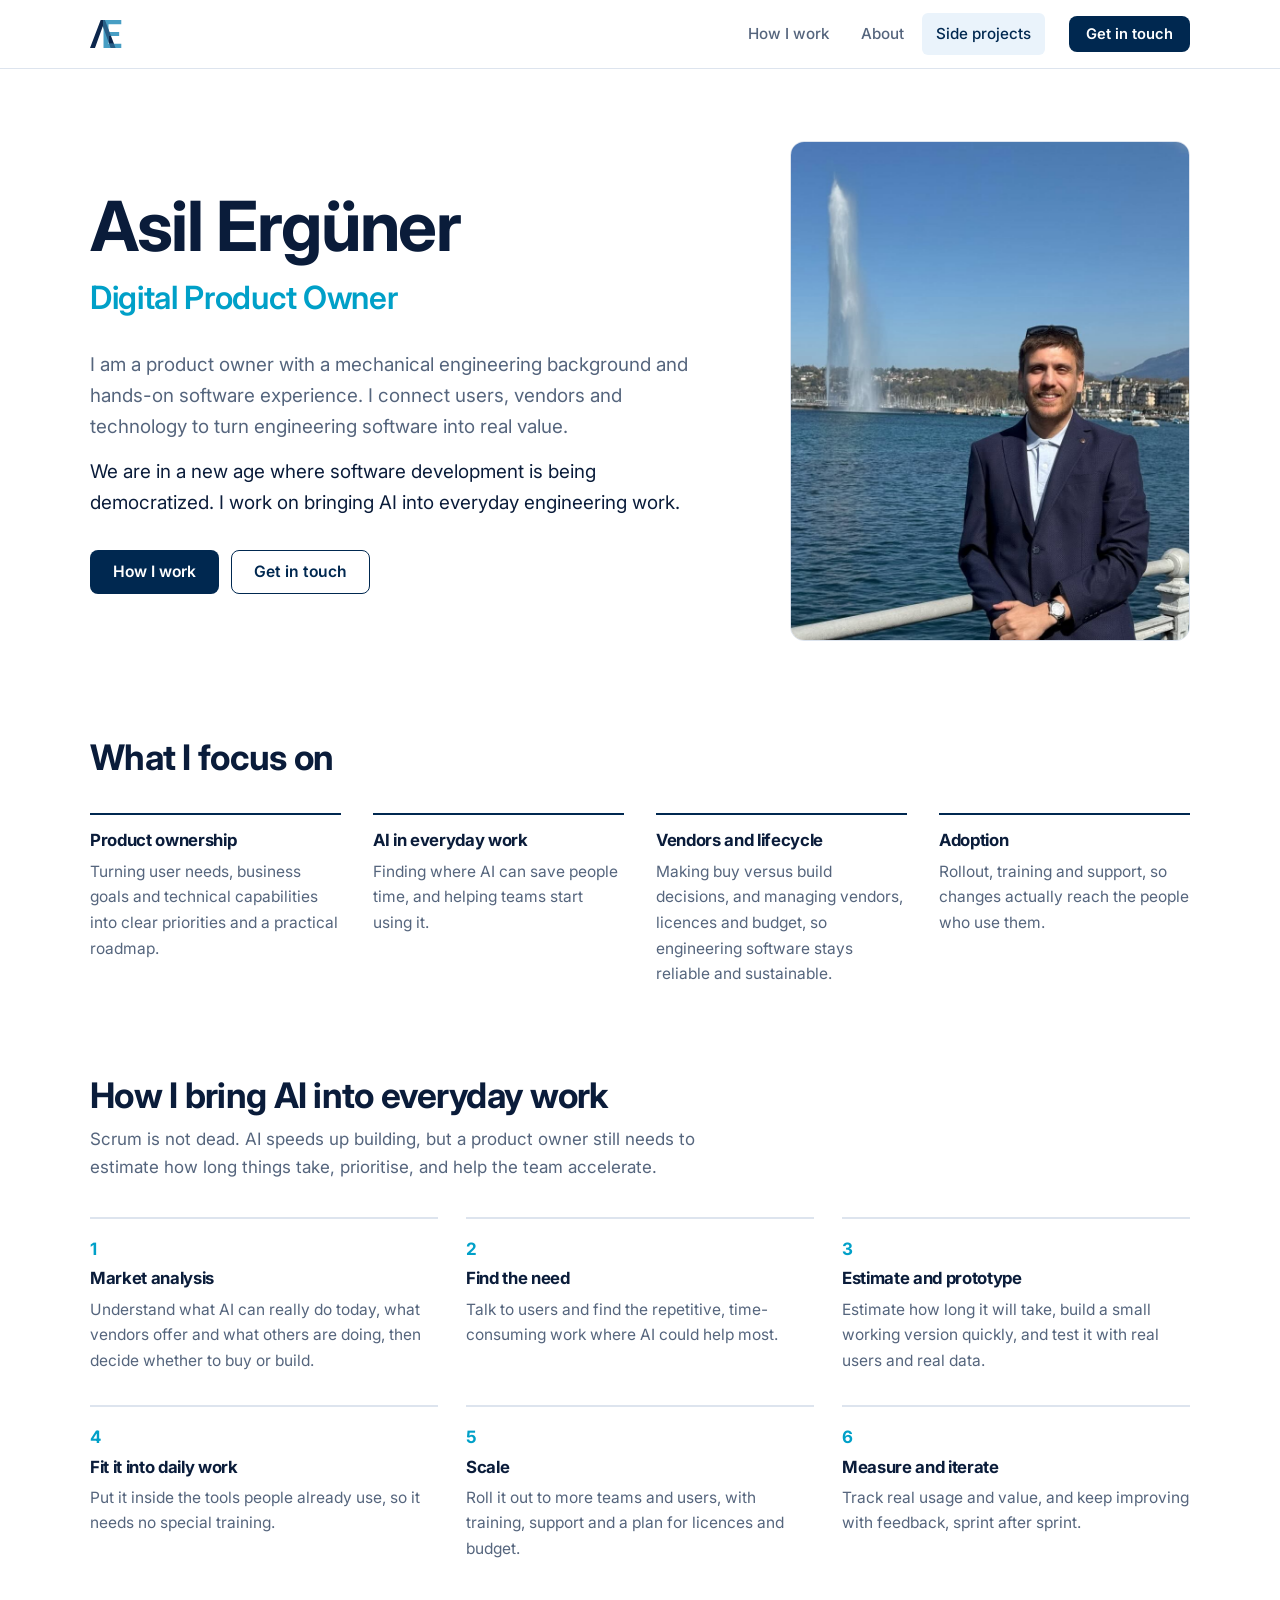
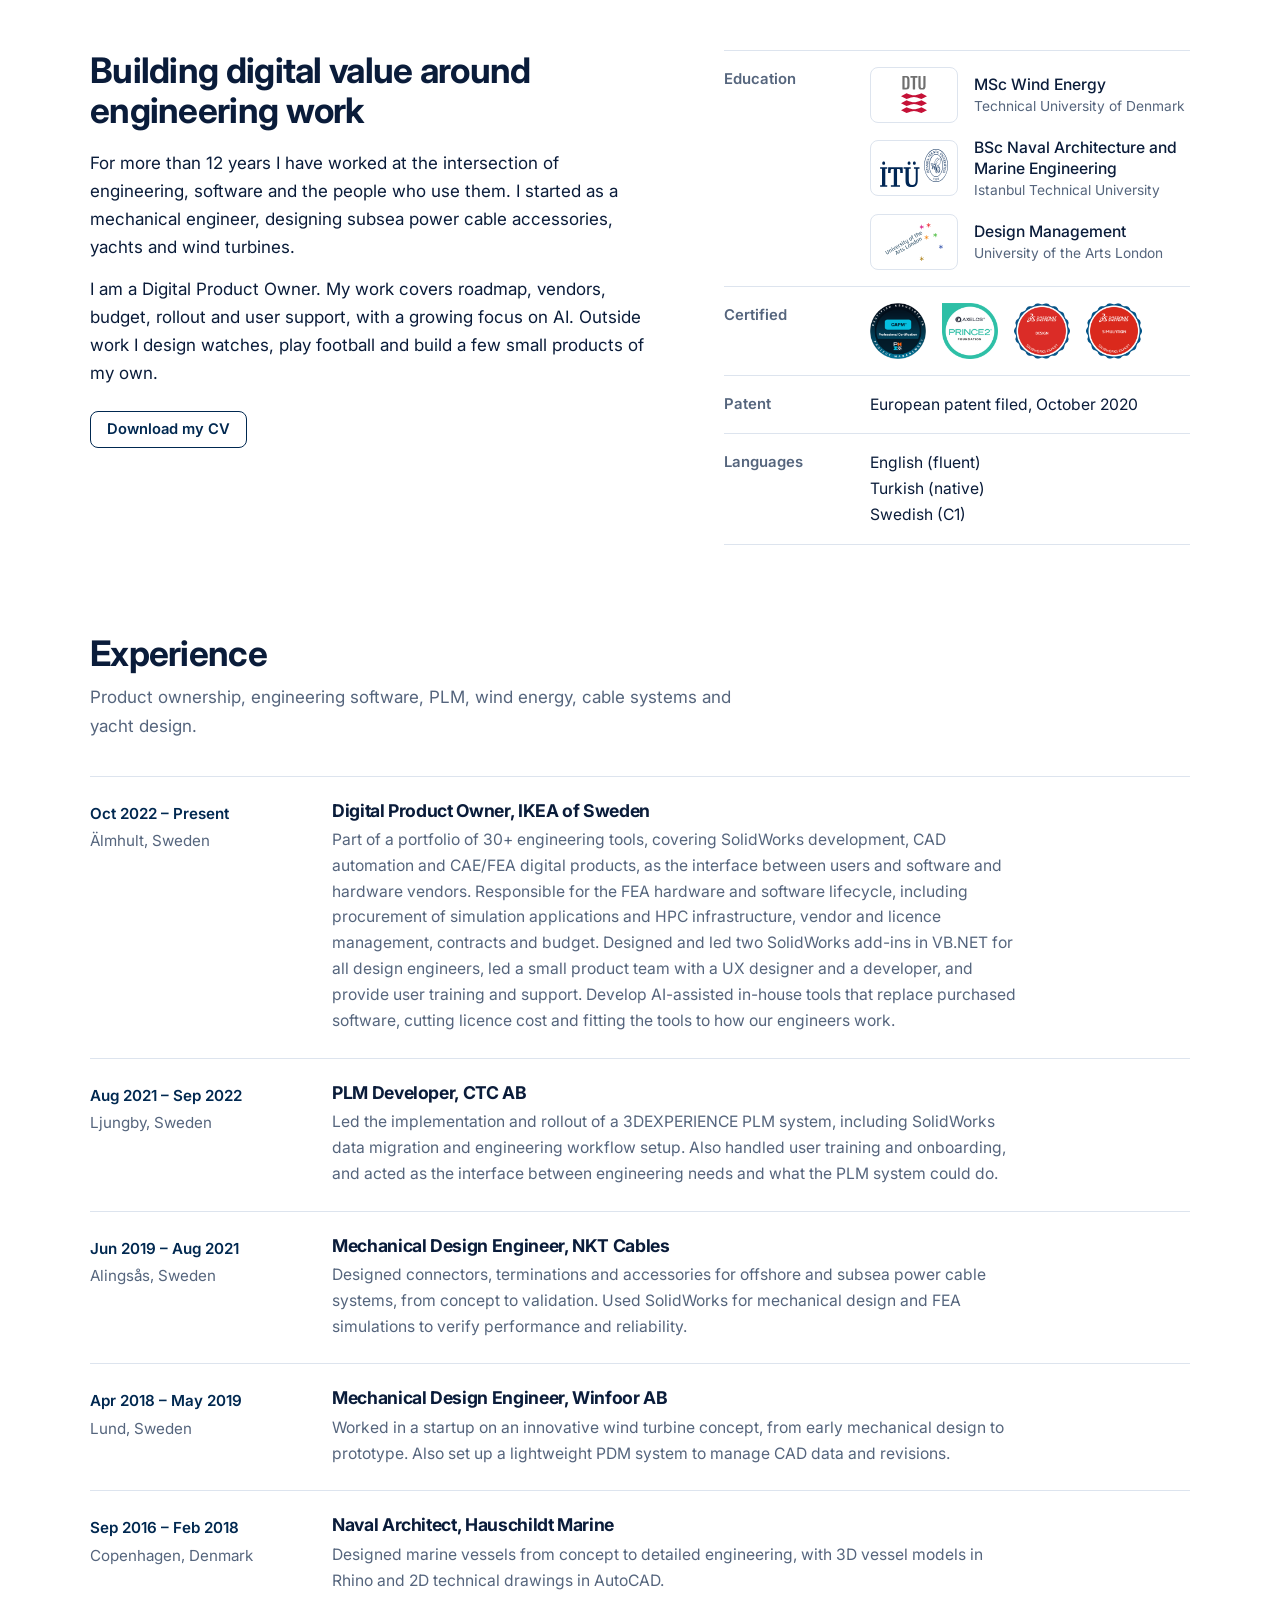
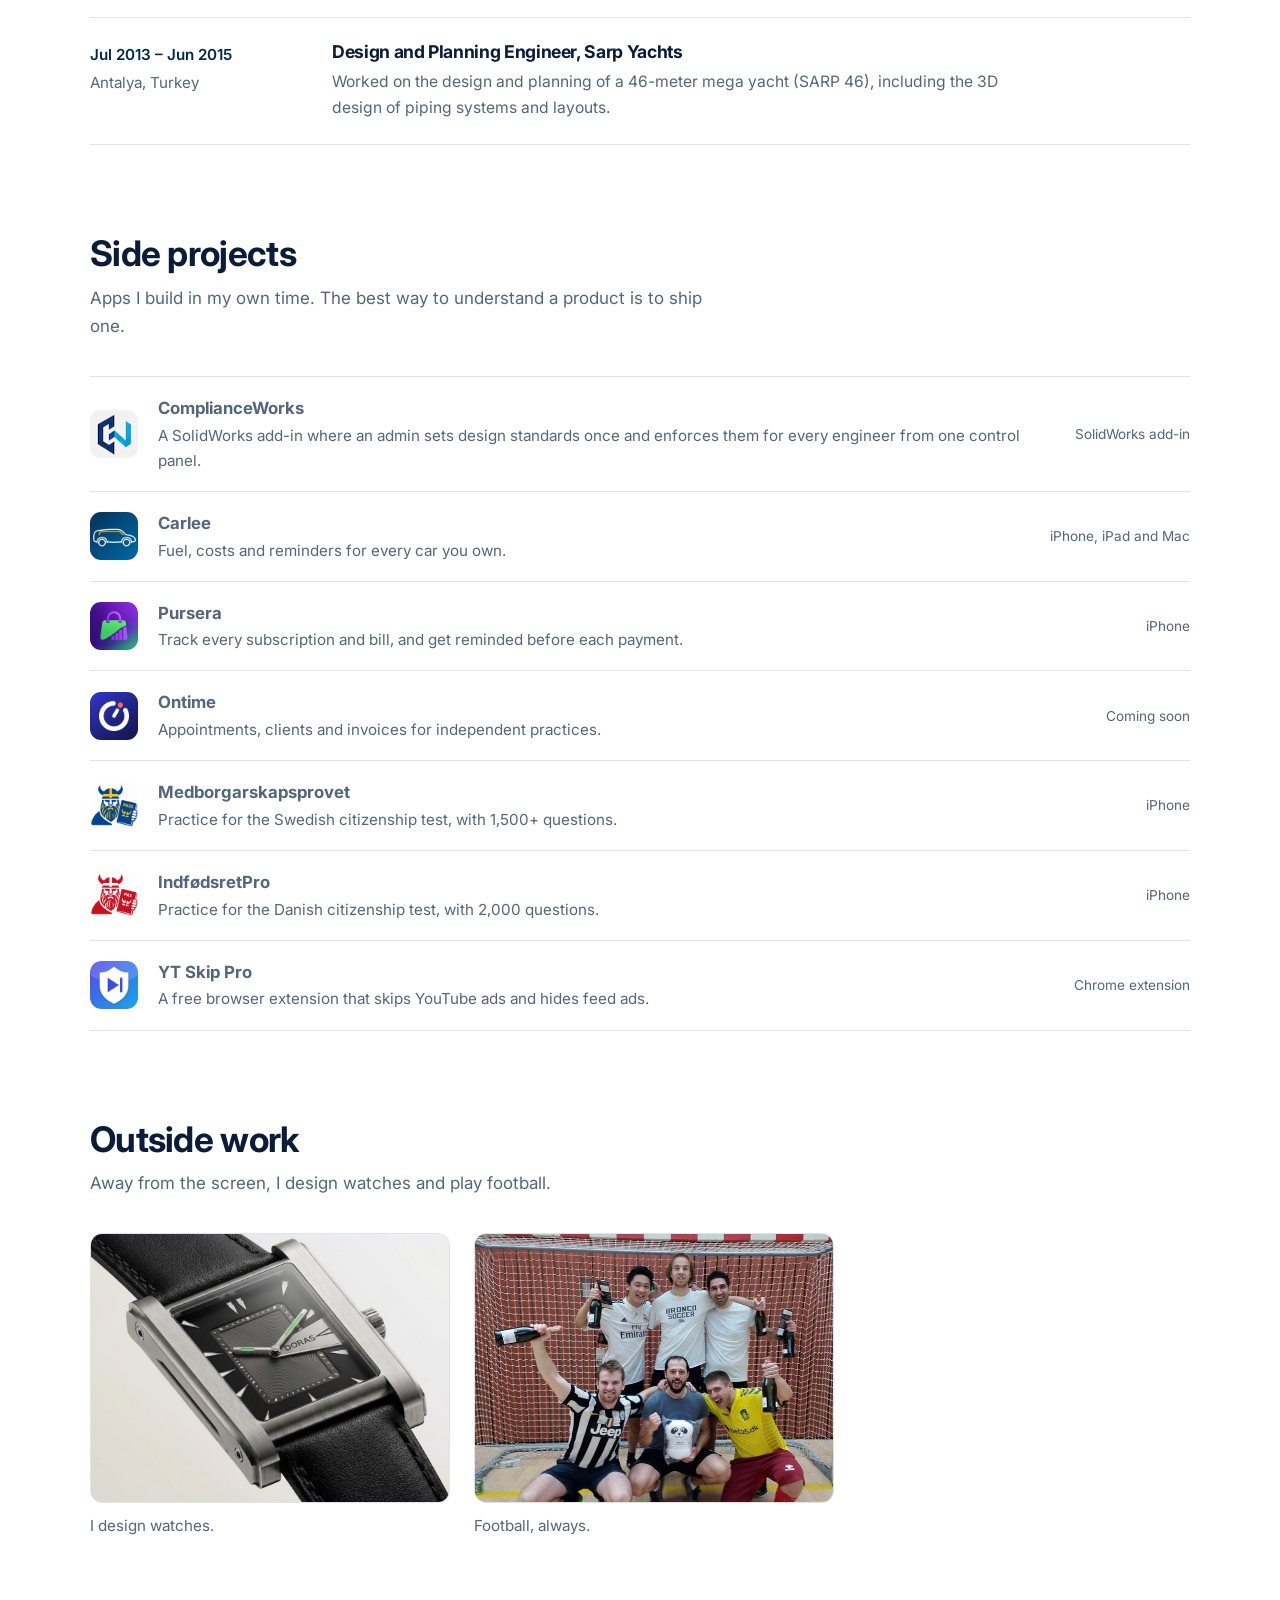
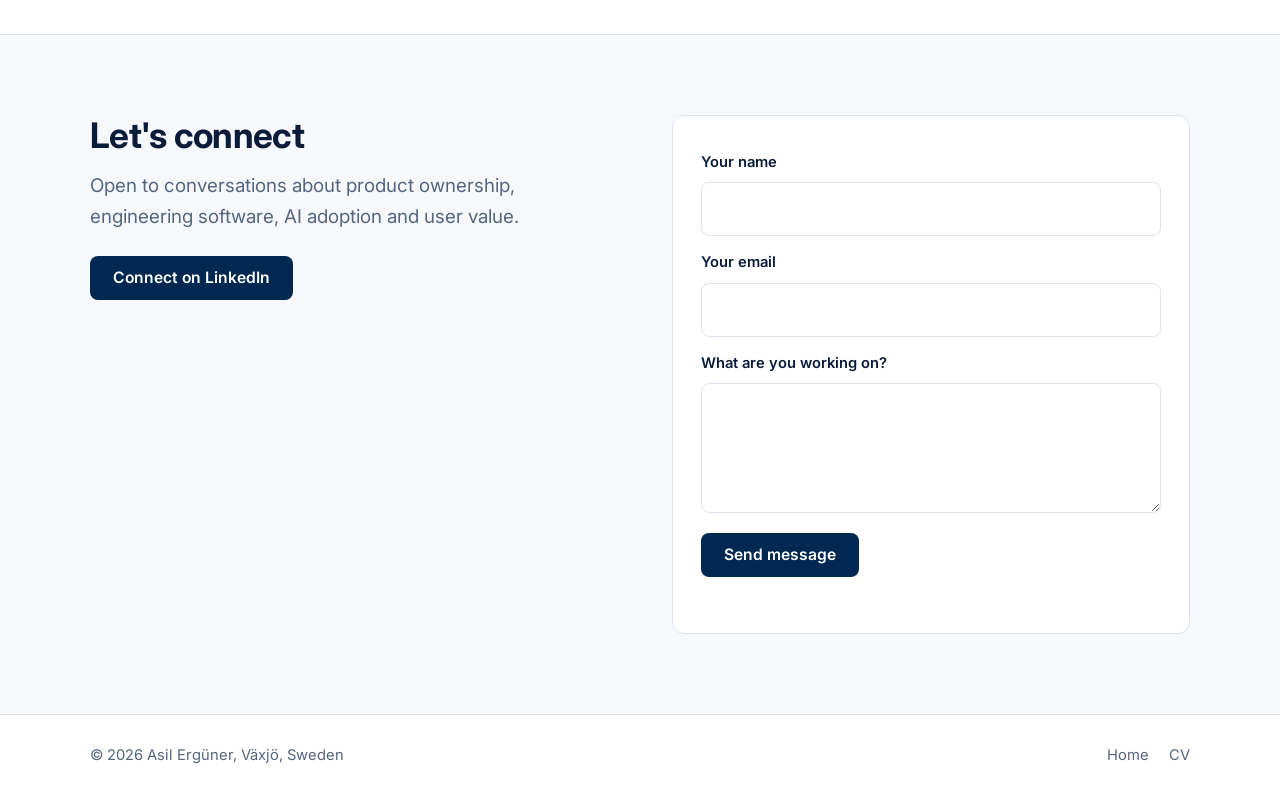
<file: index.html>
<!DOCTYPE html>
<html lang="en">
<head>
<meta charset="UTF-8">
<meta name="viewport" content="width=device-width, initial-scale=1.0">
<title>Asil Ergüner | Digital Product Owner</title>
<meta name="description" content="Asil Ergüner is a Digital Product Owner with a mechanical engineering background and hands-on software experience. He works on bringing AI into everyday engineering work.">
<link rel="canonical" href="https://asilerguner.com/">
<meta property="og:type" content="website">
<meta property="og:title" content="Asil Ergüner | Digital Product Owner">
<meta property="og:description" content="Digital Product Owner working on bringing AI into everyday engineering work.">
<meta property="og:url" content="https://asilerguner.com/">
<meta property="og:image" content="https://asilerguner.com/assets/profile-photo.jpg">
<meta name="theme-color" content="#002850">
<link rel="icon" href="assets/brand/favicon.ico" sizes="32x32">
<link rel="icon" type="image/svg+xml" href="assets/brand/favicon.svg">
<link rel="apple-touch-icon" href="assets/brand/favicon-180.png">
<link rel="preconnect" href="https://fonts.googleapis.com">
<link rel="preconnect" href="https://fonts.gstatic.com" crossorigin>
<link href="https://fonts.googleapis.com/css2?family=Inter:wght@400;500;600;700&display=swap" rel="stylesheet">
<link rel="stylesheet" href="home.css">
<script type="application/ld+json">
{"@context":"https://schema.org","@type":"Person","name":"Asil Ergüner","url":"https://asilerguner.com/","image":"https://asilerguner.com/assets/profile-photo.jpg","jobTitle":"Digital Product Owner","address":{"@type":"PostalAddress","addressLocality":"Växjö","addressCountry":"SE"},"sameAs":["https://www.linkedin.com/in/asil-erg%C3%BCner-a0231374/"],"knowsAbout":["Digital product ownership","AI implementation","Agile and Scrum","Vendor management","Engineering software","iOS app development"]}
</script>
</head>
<body>
<header class="top" id="top-bar">
  <div class="wrap bar">
    <a href="#top" class="logo" aria-label="Asil Ergüner, back to top"><img src="assets/brand/ae-mark.svg" alt="AE"></a>
    <nav class="links" aria-label="Main">
      <a href="#approach">How I work</a>
      <a href="#about">About</a>
      <a href="#apps">Side projects</a>
    </nav>
    <a class="btn btn-primary btn-sm cta-top" href="#contact">Get in touch</a>
    <button class="menu-btn" id="menuBtn" aria-label="Menu" aria-expanded="false" aria-controls="menu"><span></span><span></span><span></span></button>
  </div>
  <nav class="menu" id="menu" aria-label="Mobile">
    <a href="#approach">How I work</a>
    <a href="#about">About</a>
    <a href="#apps">Side projects</a>
    <a href="#contact">Get in touch</a>
  </nav>
</header>

<main id="top">

<section class="hero">
  <div class="wrap hero-grid">
    <div class="intro">
      <h1>Asil Ergüner</h1>
      <p class="role">Digital Product Owner</p>
      <p class="lead">I am a product owner with a mechanical engineering background and hands-on software experience. I connect users, vendors and technology to turn engineering software into real value.</p>
      <p class="lead lead2">We are in a new age where software development is being democratized. I work on bringing AI into everyday engineering work.</p>
      <div class="cta">
        <a class="btn btn-primary" href="#approach">How I work</a>
        <a class="btn btn-line" href="#contact">Get in touch</a>
      </div>
    </div>
    <img class="portrait" src="assets/profile-photo.jpg" alt="Portrait of Asil Ergüner" width="1080" height="1080">
  </div>
</section>

<section class="section" id="own">
  <div class="wrap">
    <div class="head" data-reveal>
      <h2>What I focus on</h2>
    </div>
    <div class="own-grid" data-reveal>
      <div><h3>Product ownership</h3><p>Turning user needs, business goals and technical capabilities into clear priorities and a practical roadmap.</p></div>
      <div><h3>AI in everyday work</h3><p>Finding where AI can save people time, and helping teams start using it.</p></div>
      <div><h3>Vendors and lifecycle</h3><p>Making buy versus build decisions, and managing vendors, licences and budget, so engineering software stays reliable and sustainable.</p></div>
      <div><h3>Adoption</h3><p>Rollout, training and support, so changes actually reach the people who use them.</p></div>
    </div>
  </div>
</section>

<section class="section" id="approach">
  <div class="wrap">
    <div class="head" data-reveal>
      <h2>How I bring AI into everyday work</h2>
      <p>Scrum is not dead. AI speeds up building, but a product owner still needs to estimate how long things take, prioritise, and help the team accelerate.</p>
    </div>
    <ol class="steps" data-reveal>
      <li><h3>Market analysis</h3><p>Understand what AI can really do today, what vendors offer and what others are doing, then decide whether to buy or build.</p></li>
      <li><h3>Find the need</h3><p>Talk to users and find the repetitive, time-consuming work where AI could help most.</p></li>
      <li><h3>Estimate and prototype</h3><p>Estimate how long it will take, build a small working version quickly, and test it with real users and real data.</p></li>
      <li><h3>Fit it into daily work</h3><p>Put it inside the tools people already use, so it needs no special training.</p></li>
      <li><h3>Scale</h3><p>Roll it out to more teams and users, with training, support and a plan for licences and budget.</p></li>
      <li><h3>Measure and iterate</h3><p>Track real usage and value, and keep improving with feedback, sprint after sprint.</p></li>
    </ol>
  </div>
</section>

<section class="section" id="about">
  <div class="wrap about">
    <div class="txt" data-reveal>
      <h2>Building digital value around engineering work</h2>
      <p>For more than 12 years I have worked at the intersection of engineering, software and the people who use them. I started as a mechanical engineer, designing subsea power cable accessories, yachts and wind turbines.</p>
      <p>I am a Digital Product Owner. My work covers roadmap, vendors, budget, rollout and user support, with a growing focus on AI. Outside work I design watches, play football and build a few small products of my own.</p>
      <p style="margin-top:24px"><a class="btn btn-line btn-sm" href="assets/asil-erguner-cv.pdf" target="_blank" rel="noopener">Download my CV</a></p>
    </div>
    <dl class="facts" data-reveal>
      <div><dt>Education</dt><dd>
        <ul class="edu">
          <li><span class="logo-tile"><img src="assets/logos/dtu.svg" alt="DTU"></span><span class="what">MSc Wind Energy<small>Technical University of Denmark</small></span></li>
          <li><span class="logo-tile"><img src="assets/logos/itu.svg" alt="Istanbul Technical University"></span><span class="what">BSc Naval Architecture and Marine Engineering<small>Istanbul Technical University</small></span></li>
          <li><span class="logo-tile"><img src="assets/logos/ual.svg" alt="University of the Arts London"></span><span class="what">Design Management<small>University of the Arts London</small></span></li>
        </ul>
      </dd></div>
      <div><dt>Certified</dt><dd class="badges">
        <img src="assets/logos/sm/capm.png" alt="CAPM, Certified Associate in Project Management" width="64" height="64">
        <img src="assets/logos/sm/prince2.png" alt="PRINCE2 Foundation" width="64" height="64">
        <img src="assets/logos/sm/cswe-design.png" alt="Certified SolidWorks Expert, Design" width="64" height="64">
        <img src="assets/logos/sm/cswe-sim.png" alt="Certified SolidWorks Expert, Simulation" width="64" height="64">
      </dd></div>
      <div><dt>Patent</dt><dd>European patent filed, October 2020</dd></div>
      <div><dt>Languages</dt><dd>English (fluent)<br>Turkish (native)<br>Swedish (C1)</dd></div>
    </dl>
  </div>
</section>

<section class="section" id="experience">
  <div class="wrap">
    <div class="head" data-reveal>
      <h2>Experience</h2>
      <p>Product ownership, engineering software, PLM, wind energy, cable systems and yacht design.</p>
    </div>
    <ul class="xp" data-reveal>
      <li><div class="when">Oct 2022 – Present<span>Älmhult, Sweden</span></div><div><h3>Digital Product Owner, IKEA of Sweden</h3><p>Part of a portfolio of 30+ engineering tools, covering SolidWorks development, CAD automation and CAE/FEA digital products, as the interface between users and software and hardware vendors. Responsible for the FEA hardware and software lifecycle, including procurement of simulation applications and HPC infrastructure, vendor and licence management, contracts and budget. Designed and led two SolidWorks add-ins in VB.NET for all design engineers, led a small product team with a UX designer and a developer, and provide user training and support. Develop AI-assisted in-house tools that replace purchased software, cutting licence cost and fitting the tools to how our engineers work.</p></div></li>
      <li><div class="when">Aug 2021 – Sep 2022<span>Ljungby, Sweden</span></div><div><h3>PLM Developer, CTC AB</h3><p>Led the implementation and rollout of a 3DEXPERIENCE PLM system, including SolidWorks data migration and engineering workflow setup. Also handled user training and onboarding, and acted as the interface between engineering needs and what the PLM system could do.</p></div></li>
      <li><div class="when">Jun 2019 – Aug 2021<span>Alingsås, Sweden</span></div><div><h3>Mechanical Design Engineer, NKT Cables</h3><p>Designed connectors, terminations and accessories for offshore and subsea power cable systems, from concept to validation. Used SolidWorks for mechanical design and FEA simulations to verify performance and reliability.</p></div></li>
      <li><div class="when">Apr 2018 – May 2019<span>Lund, Sweden</span></div><div><h3>Mechanical Design Engineer, Winfoor AB</h3><p>Worked in a startup on an innovative wind turbine concept, from early mechanical design to prototype. Also set up a lightweight PDM system to manage CAD data and revisions.</p></div></li>
      <li><div class="when">Sep 2016 – Feb 2018<span>Copenhagen, Denmark</span></div><div><h3>Naval Architect, Hauschildt Marine</h3><p>Designed marine vessels from concept to detailed engineering, with 3D vessel models in Rhino and 2D technical drawings in AutoCAD.</p></div></li>
      <li><div class="when">Jul 2013 – Jun 2015<span>Antalya, Turkey</span></div><div><h3>Design and Planning Engineer, Sarp Yachts</h3><p>Worked on the design and planning of a 46-meter mega yacht (SARP 46), including the 3D design of piping systems and layouts.</p></div></li>
    </ul>
  </div>
</section>

<section class="section" id="apps">
  <div class="wrap">
    <div class="head" data-reveal>
      <h2>Side projects</h2>
      <p>Apps I build in my own time. The best way to understand a product is to ship one.</p>
    </div>
    <ul class="apps" data-reveal>
      <li><a href="complianceworks.html"><img src="assets/apps/complianceworks-icon.png" alt="" width="48" height="48"><span><b>ComplianceWorks</b>A SolidWorks add-in where an admin sets design standards once and enforces them for every engineer from one control panel.</span><em>SolidWorks add-in</em></a></li>
      <li><a href="carlee/"><img src="assets/apps/carlee-icon.png" alt="" width="48" height="48"><span><b>Carlee</b>Fuel, costs and reminders for every car you own.</span><em>iPhone, iPad and Mac</em></a></li>
      <li><a href="pursera/"><img src="assets/apps/pursera.jpg" alt="" width="48" height="48"><span><b>Pursera</b>Track every subscription and bill, and get reminded before each payment.</span><em>iPhone</em></a></li>
      <li><a href="ontime/"><img src="assets/apps/ontime-icon.png" alt="" width="48" height="48"><span><b>Ontime</b>Appointments, clients and invoices for independent practices.</span><em>Coming soon</em></a></li>
      <li><a href="https://medborgarskapsprovet.app/" target="_blank" rel="noopener"><img src="assets/apps/medborgarskapsprovet.jpg" alt="" width="48" height="48"><span><b>Medborgarskapsprovet</b>Practice for the Swedish citizenship test, with 1,500+ questions.</span><em>iPhone</em></a></li>
      <li><a href="https://apps.apple.com/us/app/indf%C3%B8dsretpro/id6761862754" target="_blank" rel="noopener"><img src="assets/apps/indfodsretpro.jpg" alt="" width="48" height="48"><span><b>IndfødsretPro</b>Practice for the Danish citizenship test, with 2,000 questions.</span><em>iPhone</em></a></li>
      <li><a href="yt-skip-pro.html"><img src="assets/apps/yt-skip-pro-icon.png" alt="" width="48" height="48"><span><b>YT Skip Pro</b>A free browser extension that skips YouTube ads and hides feed ads.</span><em>Chrome extension</em></a></li>
    </ul>
  </div>
</section>

<section class="section" id="hobbies">
  <div class="wrap">
    <div class="head" data-reveal>
      <h2>Outside work</h2>
      <p>Away from the screen, I design watches and play football.</p>
    </div>
    <div class="hobbies" data-reveal>
      <figure><img src="assets/hobbies/watch_design.jpeg" alt="A watch design sketch" loading="lazy"><figcaption>I design watches.</figcaption></figure>
      <figure><img src="assets/hobbies/football.jpg" alt="Football" loading="lazy"><figcaption>Football, always.</figcaption></figure>
    </div>
  </div>
</section>

</main>

<section class="contact" id="contact">
  <div class="wrap contact-grid">
    <div>
      <h2>Let's connect</h2>
      <p class="lead">Open to conversations about product ownership, engineering software, AI adoption and user value.</p>
      <p style="margin-top:24px"><a class="btn btn-primary" href="https://www.linkedin.com/in/asil-erg%C3%BCner-a0231374/" target="_blank" rel="noopener">Connect on LinkedIn</a></p>
    </div>
    <form class="form" id="contactForm" action="https://formspree.io/f/xeaqlddb" method="POST">
      <input type="hidden" name="_subject" value="New message from portfolio site">
      <label for="cf-name">Your name</label>
      <input type="text" id="cf-name" name="name" autocomplete="name" required>
      <label for="cf-email">Your email</label>
      <input type="email" id="cf-email" name="email" autocomplete="email" required>
      <label for="cf-message">What are you working on?</label>
      <textarea id="cf-message" name="message" required></textarea>
      <button class="btn btn-primary" type="submit">Send message</button>
      <p class="note-form" id="formNote" role="status"></p>
    </form>
  </div>
</section>

<footer>
  <div class="wrap">
    <p>&copy; <span id="year"></span> Asil Ergüner, Växjö, Sweden</p>
    <nav aria-label="Footer"><a href="index.html">Home</a><a href="assets/asil-erguner-cv.pdf" target="_blank" rel="noopener">CV</a></nav>
  </div>
</footer>

<script src="home.js"></script>
</body>
</html>
</file>
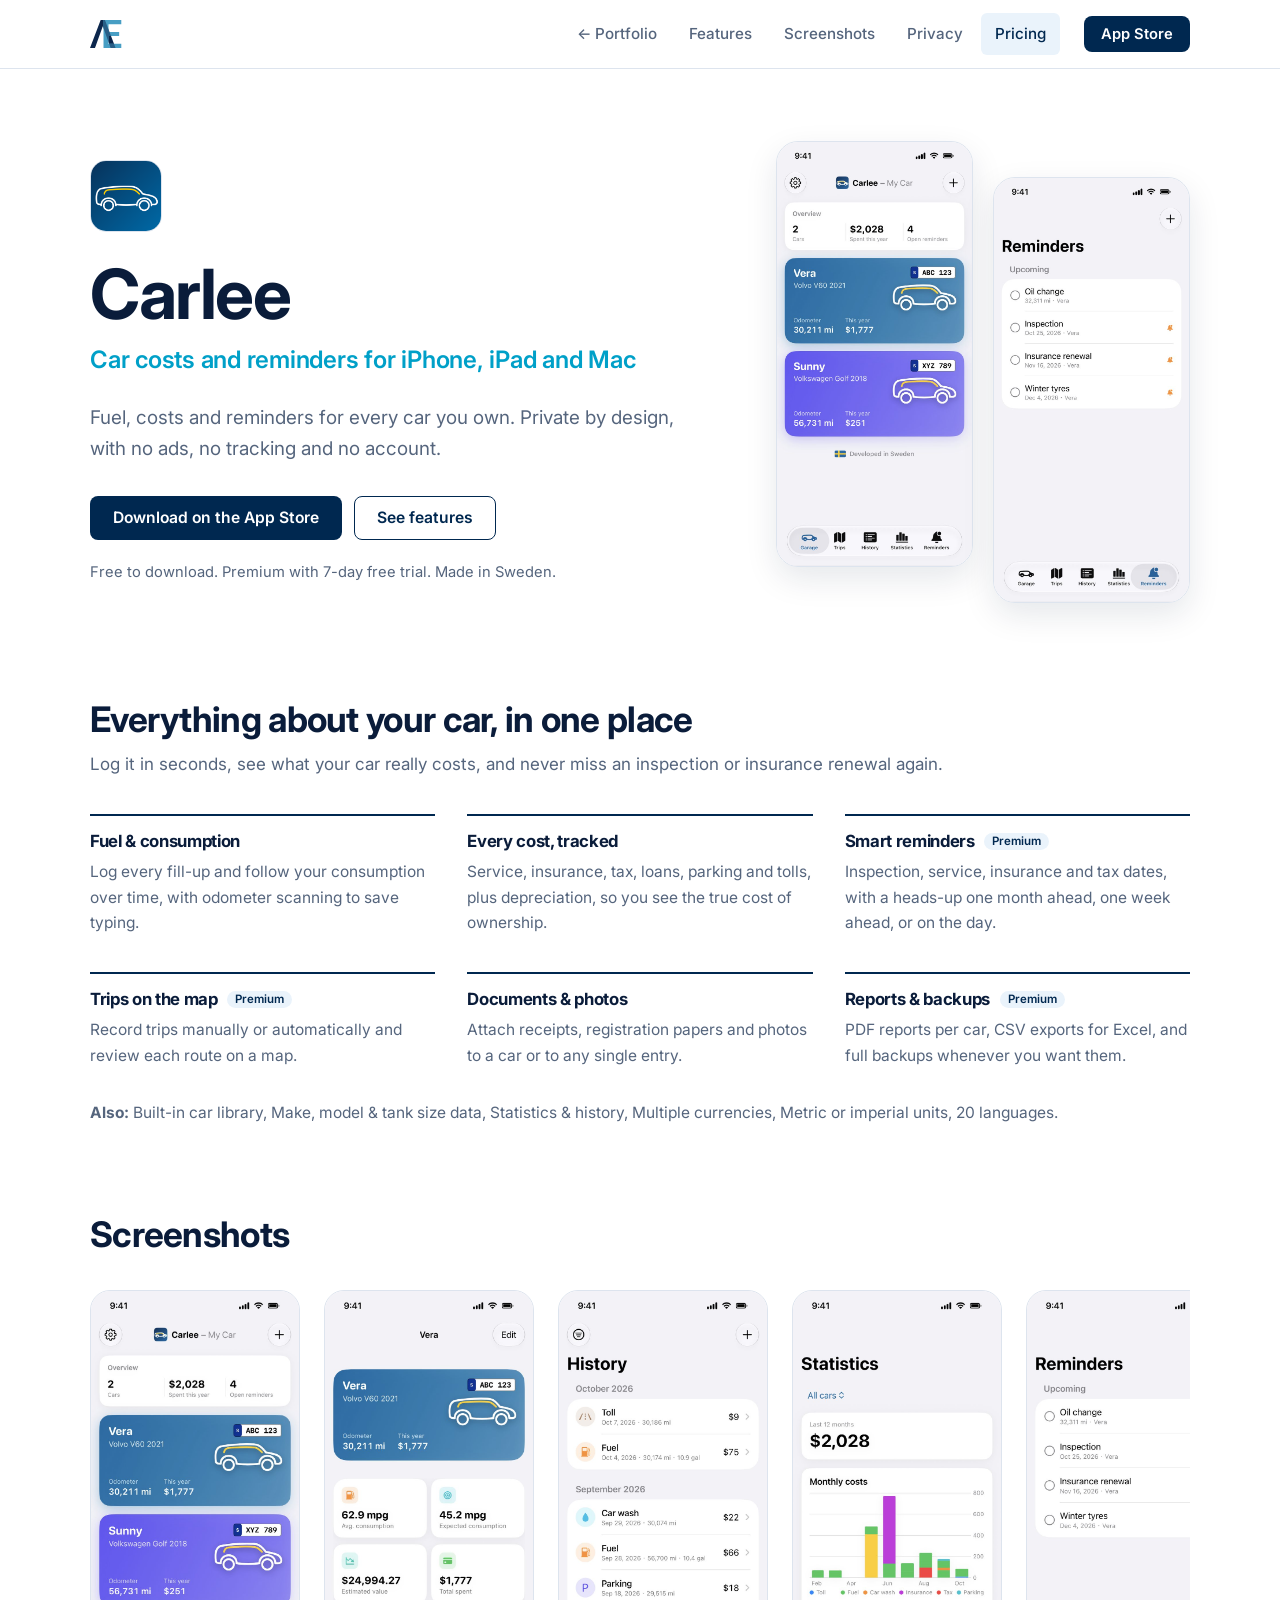
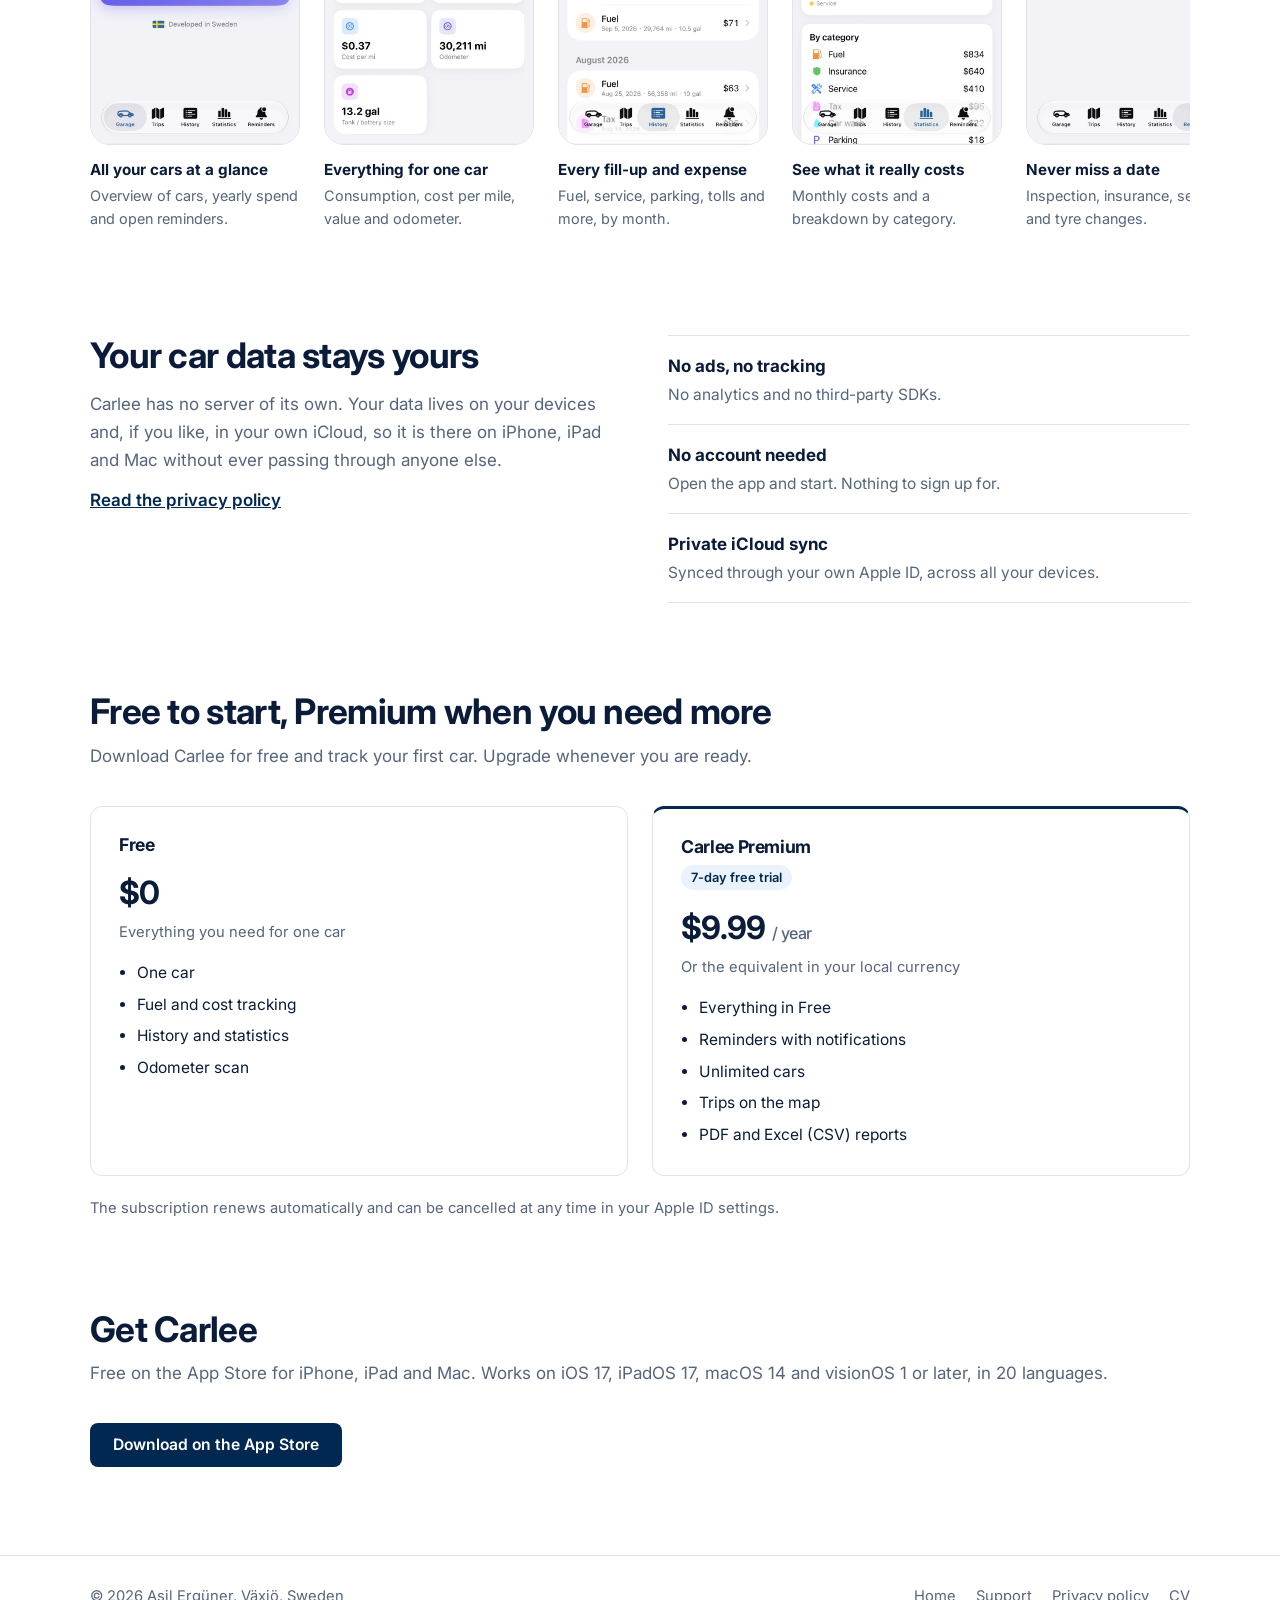
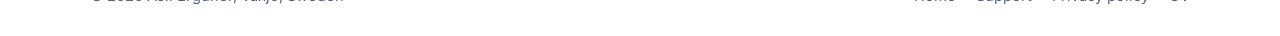
<file: carlee/index.html>
<!DOCTYPE html>
<html lang="en">
<head>
<meta charset="UTF-8">
<meta name="viewport" content="width=device-width, initial-scale=1.0">
<title>Carlee – My Car | Car costs &amp; reminders for iPhone, iPad and Mac</title>
<meta name="description" content="Carlee is a private car-management app made in Sweden: fuel, costs, reminders, trips and PDF reports. Free to download, on iPhone, iPad and Mac.">
<link rel="canonical" href="https://asilerguner.com/carlee/">
<meta property="og:type" content="website">
<meta property="og:title" content="Carlee – My Car">
<meta property="og:description" content="Fuel, costs and car reminders. Private by design, synced through your own iCloud.">
<meta property="og:url" content="https://asilerguner.com/carlee/">
<meta property="og:image" content="https://asilerguner.com/assets/apps/carlee-icon.png">
<meta name="apple-itunes-app" content="app-id=6822318792">
<link rel="icon" href="/assets/brand/favicon.ico" sizes="32x32">
<link rel="icon" type="image/svg+xml" href="/assets/brand/favicon.svg">
<link rel="apple-touch-icon" href="/assets/brand/favicon-180.png">
<meta name="theme-color" content="#002850">
<link rel="preconnect" href="https://fonts.googleapis.com">
<link rel="preconnect" href="https://fonts.gstatic.com" crossorigin>
<link href="https://fonts.googleapis.com/css2?family=Inter:wght@400;500;600;700&display=swap" rel="stylesheet">
<link rel="stylesheet" href="/home.css">
<link rel="stylesheet" href="/app.css">
<script type="application/ld+json">
{"@context":"https://schema.org","@type":"SoftwareApplication","name":"Carlee – My Car","operatingSystem":"iOS, iPadOS, macOS, visionOS","applicationCategory":"UtilitiesApplication","url":"https://asilerguner.com/carlee/","downloadUrl":"https://apps.apple.com/us/app/carlee-my-car/id6822318792","author":{"@type":"Person","name":"Asil Erguner"},"offers":{"@type":"Offer","price":"0","priceCurrency":"USD"}}
</script>
</head>
<body>
<header class="top">
  <div class="wrap bar">
    <a href="/index.html" class="logo" aria-label="Asil Ergüner, home"><img src="/assets/brand/ae-mark.svg" alt="AE"></a>
    <nav class="links" aria-label="Main">
      <a href="/index.html#apps">&larr; Portfolio</a>
      <a href="#features">Features</a>
      <a href="#screens">Screenshots</a>
      <a href="#privacy">Privacy</a>
      <a href="#pricing">Pricing</a>
    </nav>
    <a class="btn btn-primary btn-sm cta-top" href="https://apps.apple.com/us/app/carlee-my-car/id6822318792" target="_blank" rel="noopener">App Store</a>
    <button class="menu-btn" id="menuBtn" aria-label="Menu" aria-expanded="false" aria-controls="menu"><span></span><span></span><span></span></button>
  </div>
  <nav class="menu" id="menu" aria-label="Mobile">
    <a href="/index.html#apps">&larr; Portfolio</a>
    <a href="#features">Features</a>
    <a href="#screens">Screenshots</a>
    <a href="#privacy">Privacy</a>
    <a href="#pricing">Pricing</a>
    <a href="https://apps.apple.com/us/app/carlee-my-car/id6822318792" target="_blank" rel="noopener">App Store</a>
  </nav>
</header>

<main id="top">

<section class="hero">
  <div class="wrap hero-grid">
    <div class="intro">
      <img class="appicon" src="/assets/apps/carlee-icon.png" alt="Carlee app icon" width="72" height="72">
      <h1>Carlee</h1>
      <p class="role">Car costs and reminders for iPhone, iPad and Mac</p>
      <p class="lead">Fuel, costs and reminders for every car you own. Private by design, with no ads, no tracking and no account.</p>
      <div class="cta">
        <a class="btn btn-primary" href="https://apps.apple.com/us/app/carlee-my-car/id6822318792" target="_blank" rel="noopener">Download on the App Store</a>
        <a class="btn btn-line" href="#features">See features</a>
      </div>
      <p class="req">Free to download. Premium with 7-day free trial. Made in Sweden.</p>
    </div>
    <div class="duo"><img src="/assets/carlee/carlee-1-garage.jpg" alt="" width="600" height="1303"><img src="/assets/carlee/carlee-5-reminders.jpg" alt="" width="600" height="1303"></div>
  </div>
</section>

<section class="section" id="features">
  <div class="wrap">
    <div class="head" data-reveal><h2>Everything about your car, in one place</h2><p>Log it in seconds, see what your car really costs, and never miss an inspection or insurance renewal again.</p></div>
    <div class="grid3"><div data-reveal><h3>Fuel &amp; consumption</h3><p>Log every fill-up and follow your consumption over time, with odometer scanning to save typing.</p></div><div data-reveal><h3>Every cost, tracked</h3><p>Service, insurance, tax, loans, parking and tolls, plus depreciation, so you see the true cost of ownership.</p></div><div data-reveal><h3>Smart reminders <span class="tag">Premium</span></h3><p>Inspection, service, insurance and tax dates, with a heads-up one month ahead, one week ahead, or on the day.</p></div><div data-reveal><h3>Trips on the map <span class="tag">Premium</span></h3><p>Record trips manually or automatically and review each route on a map.</p></div><div data-reveal><h3>Documents &amp; photos</h3><p>Attach receipts, registration papers and photos to a car or to any single entry.</p></div><div data-reveal><h3>Reports &amp; backups <span class="tag">Premium</span></h3><p>PDF reports per car, CSV exports for Excel, and full backups whenever you want them.</p></div></div>
    <p class="also" data-reveal><strong>Also:</strong> Built-in car library, Make, model &amp; tank size data, Statistics &amp; history, Multiple currencies, Metric or imperial units, 20 languages.</p>
  </div>
</section>

<section class="section" id="screens">
  <div class="wrap">
    <div class="head" data-reveal><h2>Screenshots</h2></div>
  </div>
  <div class="wrap"><div class="gallery" tabindex="0" aria-label="Carlee screenshots"><figure><img src="/assets/carlee/carlee-1-garage.jpg" alt="Carlee Garage screen" width="600" height="1303" loading="lazy"><figcaption><strong>All your cars at a glance</strong>Overview of cars, yearly spend and open reminders.</figcaption></figure><figure><img src="/assets/carlee/carlee-2-car.jpg" alt="Carlee Car overview screen" width="600" height="1303" loading="lazy"><figcaption><strong>Everything for one car</strong>Consumption, cost per mile, value and odometer.</figcaption></figure><figure><img src="/assets/carlee/carlee-3-history.jpg" alt="Carlee History screen" width="600" height="1303" loading="lazy"><figcaption><strong>Every fill-up and expense</strong>Fuel, service, parking, tolls and more, by month.</figcaption></figure><figure><img src="/assets/carlee/carlee-4-stats.jpg" alt="Carlee Statistics screen" width="600" height="1303" loading="lazy"><figcaption><strong>See what it really costs</strong>Monthly costs and a breakdown by category.</figcaption></figure><figure><img src="/assets/carlee/carlee-5-reminders.jpg" alt="Carlee Reminders screen" width="600" height="1303" loading="lazy"><figcaption><strong>Never miss a date</strong>Inspection, insurance, service and tyre changes.</figcaption></figure><figure><img src="/assets/carlee/carlee-6-trips.jpg" alt="Carlee Trips screen" width="600" height="1303" loading="lazy"><figcaption><strong>Log every trip</strong>Business, private or commute, with mileage and route.</figcaption></figure><figure><img src="/assets/carlee/carlee-7-premium.jpg" alt="Carlee Premium screen" width="600" height="1303" loading="lazy"><figcaption><strong>Premium, when you need it</strong>Start with a 7-day free trial.</figcaption></figure></div></div>
</section>

<section class="section" id="privacy">
  <div class="wrap two">
    <div data-reveal>
      <h2 class="h2s">Your car data stays yours</h2>
      <p class="ptxt">Carlee has no server of its own. Your data lives on your devices and, if you like, in your own iCloud, so it is there on iPhone, iPad and Mac without ever passing through anyone else.</p>
      <p class="ptxt"><a class="ulink" href="/carlee/privacy/">Read the privacy policy</a></p>
    </div>
    <ul class="checks" data-reveal><li><strong>No ads, no tracking</strong><span>No analytics and no third-party SDKs.</span></li><li><strong>No account needed</strong><span>Open the app and start. Nothing to sign up for.</span></li><li><strong>Private iCloud sync</strong><span>Synced through your own Apple ID, across all your devices.</span></li></ul>
  </div>
</section>

<section class="section" id="pricing">
  <div class="wrap">
    <div class="head" data-reveal><h2>Free to start, Premium when you need more</h2><p>Download Carlee for free and track your first car. Upgrade whenever you are ready.</p></div>
    <div class="plans"><div class="plan" data-reveal><h3>Free</h3><p class="price">$0</p><p class="psub">Everything you need for one car</p><ul><li>One car</li><li>Fuel and cost tracking</li><li>History and statistics</li><li>Odometer scan</li></ul></div><div class="plan pro" data-reveal><h3>Carlee Premium</h3><p class="badge">7-day free trial</p><p class="price">$9.99 <small>/ year</small></p><p class="psub">Or the equivalent in your local currency</p><ul><li>Everything in Free</li><li>Reminders with notifications</li><li>Unlimited cars</li><li>Trips on the map</li><li>PDF and Excel (CSV) reports</li></ul></div></div>
    <p class="fine">The subscription renews automatically and can be cancelled at any time in your Apple ID settings.</p>
  </div>
</section>

<section class="section" id="get">
  <div class="wrap">
    <div class="head" data-reveal><h2>Get Carlee</h2><p>Free on the App Store for iPhone, iPad and Mac. Works on iOS 17, iPadOS 17, macOS 14 and visionOS 1 or later, in 20 languages.</p></div>
    <a class="btn btn-primary" href="https://apps.apple.com/us/app/carlee-my-car/id6822318792" target="_blank" rel="noopener">Download on the App Store</a>
  </div>
</section>

</main>

<footer>
  <div class="wrap">
    <p>&copy; <span id="year"></span> Asil Ergüner, Växjö, Sweden</p>
    <nav aria-label="Footer"><a href="/index.html">Home</a><a href="/carlee/support/">Support</a><a href="/carlee/privacy/">Privacy policy</a><a href="/assets/asil-erguner-cv.pdf" target="_blank" rel="noopener">CV</a></nav>
  </div>
</footer>

<script src="/home.js"></script>
</body>
</html>
</file>
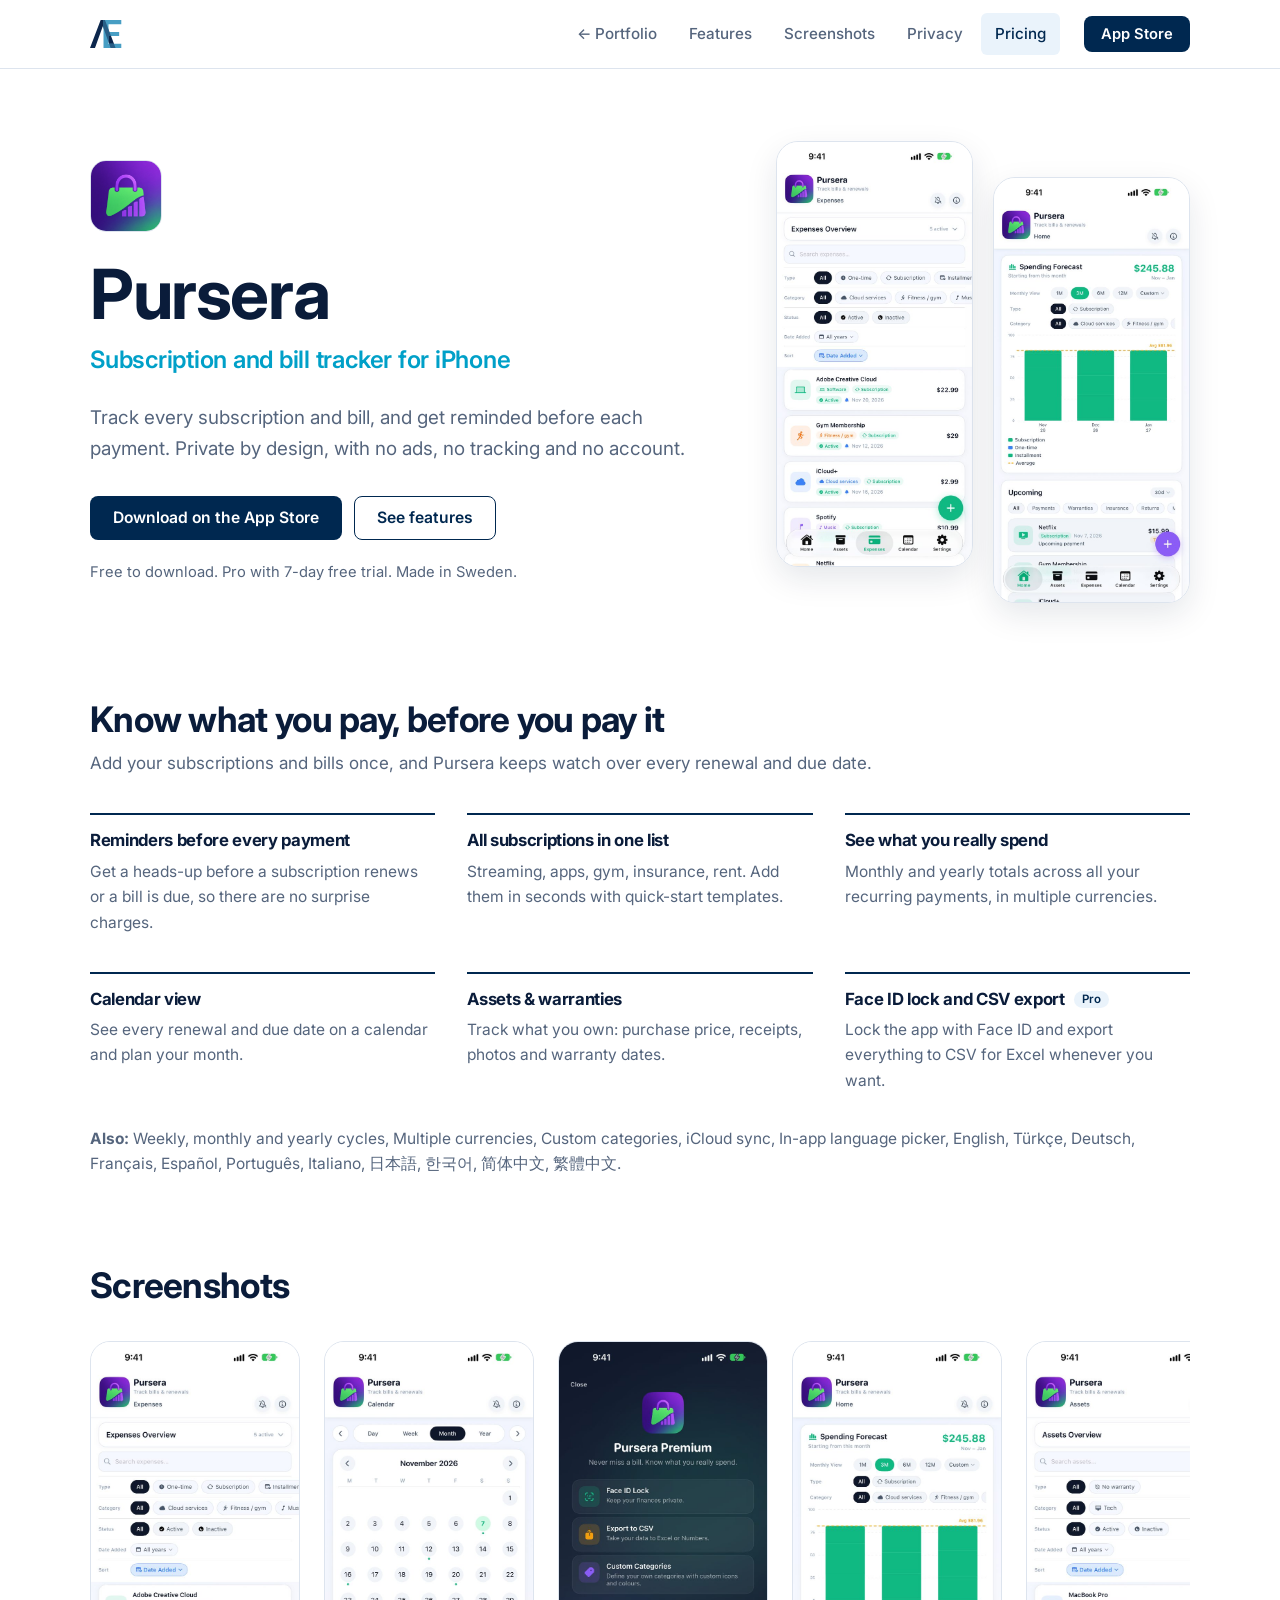
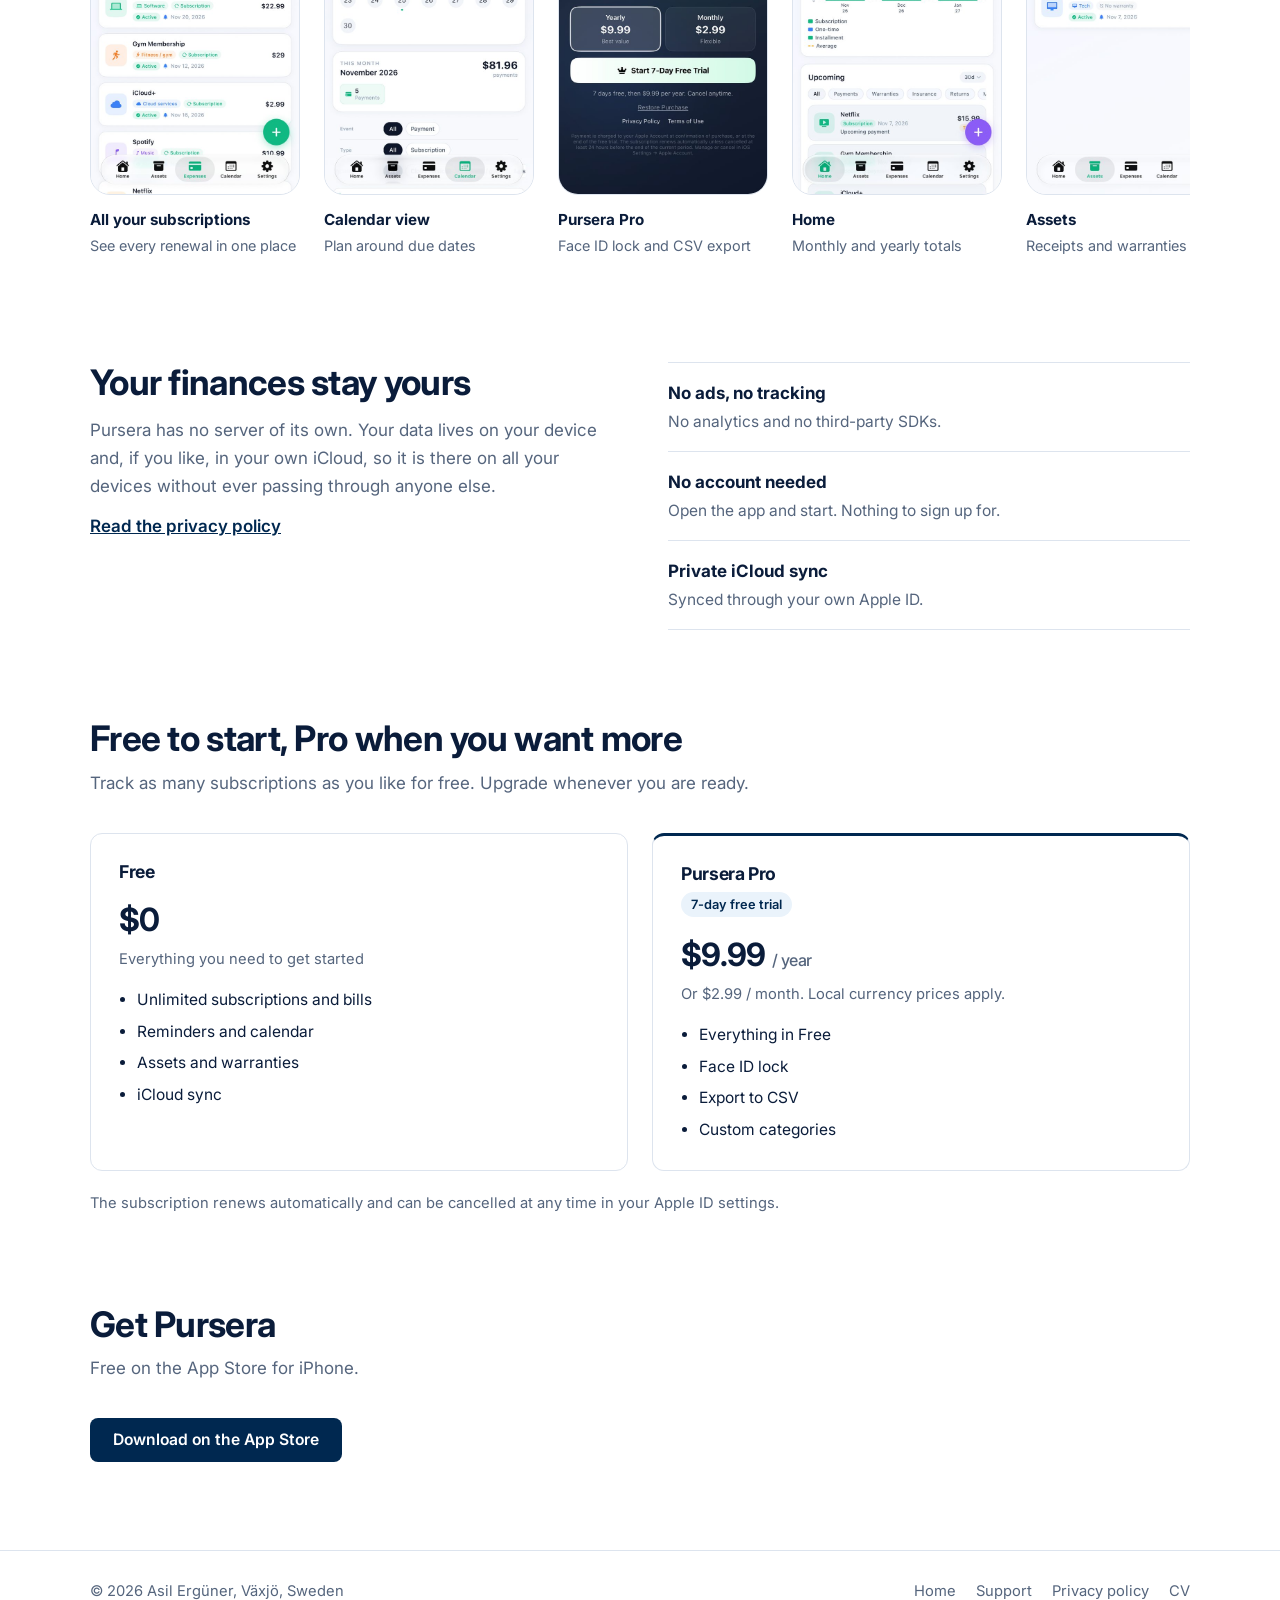
<file: pursera/index.html>
<!DOCTYPE html>
<html lang="en">
<head>
<meta charset="UTF-8">
<meta name="viewport" content="width=device-width, initial-scale=1.0">
<title>Pursera – Subscription &amp; Bill Tracker for iPhone</title>
<meta name="description" content="Pursera tracks your subscriptions, bills and renewals and reminds you before every payment. Private, no account needed, 11 languages. Free to download for iPhone.">
<link rel="canonical" href="https://asilerguner.com/pursera/">
<meta property="og:type" content="website">
<meta property="og:title" content="Pursera – Subscription & Bill Tracker">
<meta property="og:description" content="See what you pay every month and get reminded before every renewal. Private by design.">
<meta property="og:url" content="https://asilerguner.com/pursera/">
<meta property="og:image" content="https://asilerguner.com/assets/apps/pursera-icon.jpg">
<meta name="apple-itunes-app" content="app-id=6763760765">
<link rel="icon" href="/assets/brand/favicon.ico" sizes="32x32">
<link rel="icon" type="image/svg+xml" href="/assets/brand/favicon.svg">
<link rel="apple-touch-icon" href="/assets/brand/favicon-180.png">
<meta name="theme-color" content="#002850">
<link rel="preconnect" href="https://fonts.googleapis.com">
<link rel="preconnect" href="https://fonts.gstatic.com" crossorigin>
<link href="https://fonts.googleapis.com/css2?family=Inter:wght@400;500;600;700&display=swap" rel="stylesheet">
<link rel="stylesheet" href="/home.css">
<link rel="stylesheet" href="/app.css">
<script type="application/ld+json">
{"@context":"https://schema.org","@type":"SoftwareApplication","name":"Pursera","operatingSystem":"iOS","applicationCategory":"FinanceApplication","url":"https://asilerguner.com/pursera/","downloadUrl":"https://apps.apple.com/us/app/pursera/id6763760765","author":{"@type":"Person","name":"Asil Erguner"},"offers":{"@type":"Offer","price":"0","priceCurrency":"USD"}}
</script>
</head>
<body>
<header class="top">
  <div class="wrap bar">
    <a href="/index.html" class="logo" aria-label="Asil Ergüner, home"><img src="/assets/brand/ae-mark.svg" alt="AE"></a>
    <nav class="links" aria-label="Main">
      <a href="/index.html#apps">&larr; Portfolio</a>
      <a href="#features">Features</a>
      <a href="#screens">Screenshots</a>
      <a href="#privacy">Privacy</a>
      <a href="#pricing">Pricing</a>
    </nav>
    <a class="btn btn-primary btn-sm cta-top" href="https://apps.apple.com/us/app/pursera/id6763760765" target="_blank" rel="noopener">App Store</a>
    <button class="menu-btn" id="menuBtn" aria-label="Menu" aria-expanded="false" aria-controls="menu"><span></span><span></span><span></span></button>
  </div>
  <nav class="menu" id="menu" aria-label="Mobile">
    <a href="/index.html#apps">&larr; Portfolio</a>
    <a href="#features">Features</a>
    <a href="#screens">Screenshots</a>
    <a href="#privacy">Privacy</a>
    <a href="#pricing">Pricing</a>
    <a href="https://apps.apple.com/us/app/pursera/id6763760765" target="_blank" rel="noopener">App Store</a>
  </nav>
</header>

<main id="top">

<section class="hero">
  <div class="wrap hero-grid">
    <div class="intro">
      <img class="appicon" src="/assets/apps/pursera-icon.jpg" alt="Pursera app icon" width="72" height="72">
      <h1>Pursera</h1>
      <p class="role">Subscription and bill tracker for iPhone</p>
      <p class="lead">Track every subscription and bill, and get reminded before each payment. Private by design, with no ads, no tracking and no account.</p>
      <div class="cta">
        <a class="btn btn-primary" href="https://apps.apple.com/us/app/pursera/id6763760765" target="_blank" rel="noopener">Download on the App Store</a>
        <a class="btn btn-line" href="#features">See features</a>
      </div>
      <p class="req">Free to download. Pro with 7-day free trial. Made in Sweden.</p>
    </div>
    <div class="duo"><img src="/assets/apps/pursera/01-subscriptions.jpg" alt="" width="600" height="1303"><img src="/assets/apps/pursera/05-home.jpg" alt="" width="600" height="1303"></div>
  </div>
</section>

<section class="section" id="features">
  <div class="wrap">
    <div class="head" data-reveal><h2>Know what you pay, before you pay it</h2><p>Add your subscriptions and bills once, and Pursera keeps watch over every renewal and due date.</p></div>
    <div class="grid3"><div data-reveal><h3>Reminders before every payment</h3><p>Get a heads-up before a subscription renews or a bill is due, so there are no surprise charges.</p></div><div data-reveal><h3>All subscriptions in one list</h3><p>Streaming, apps, gym, insurance, rent. Add them in seconds with quick-start templates.</p></div><div data-reveal><h3>See what you really spend</h3><p>Monthly and yearly totals across all your recurring payments, in multiple currencies.</p></div><div data-reveal><h3>Calendar view</h3><p>See every renewal and due date on a calendar and plan your month.</p></div><div data-reveal><h3>Assets &amp; warranties</h3><p>Track what you own: purchase price, receipts, photos and warranty dates.</p></div><div data-reveal><h3>Face ID lock and CSV export <span class="tag">Pro</span></h3><p>Lock the app with Face ID and export everything to CSV for Excel whenever you want.</p></div></div>
    <p class="also" data-reveal><strong>Also:</strong> Weekly, monthly and yearly cycles, Multiple currencies, Custom categories, iCloud sync, In-app language picker, English, Türkçe, Deutsch, Français, Español, Português, Italiano, 日本語, 한국어, 简体中文, 繁體中文.</p>
  </div>
</section>

<section class="section" id="screens">
  <div class="wrap">
    <div class="head" data-reveal><h2>Screenshots</h2></div>
  </div>
  <div class="wrap"><div class="gallery" tabindex="0" aria-label="Pursera screenshots"><figure><img src="/assets/apps/pursera/01-subscriptions.jpg" alt="All your subscriptions screen in Pursera" width="600" height="1303" loading="lazy"><figcaption><strong>All your subscriptions</strong>See every renewal in one place</figcaption></figure><figure><img src="/assets/apps/pursera/02-calendar.jpg" alt="Calendar view screen in Pursera" width="600" height="1303" loading="lazy"><figcaption><strong>Calendar view</strong>Plan around due dates</figcaption></figure><figure><img src="/assets/apps/pursera/04-paywall.jpg" alt="Pursera Pro screen in Pursera" width="600" height="1303" loading="lazy"><figcaption><strong>Pursera Pro</strong>Face ID lock and CSV export</figcaption></figure><figure><img src="/assets/apps/pursera/05-home.jpg" alt="Home screen in Pursera" width="600" height="1303" loading="lazy"><figcaption><strong>Home</strong>Monthly and yearly totals</figcaption></figure><figure><img src="/assets/apps/pursera/06-assets.jpg" alt="Assets screen in Pursera" width="600" height="1303" loading="lazy"><figcaption><strong>Assets</strong>Receipts and warranties</figcaption></figure></div></div>
</section>

<section class="section" id="privacy">
  <div class="wrap two">
    <div data-reveal>
      <h2 class="h2s">Your finances stay yours</h2>
      <p class="ptxt">Pursera has no server of its own. Your data lives on your device and, if you like, in your own iCloud, so it is there on all your devices without ever passing through anyone else.</p>
      <p class="ptxt"><a class="ulink" href="/pursera/privacy/">Read the privacy policy</a></p>
    </div>
    <ul class="checks" data-reveal><li><strong>No ads, no tracking</strong><span>No analytics and no third-party SDKs.</span></li><li><strong>No account needed</strong><span>Open the app and start. Nothing to sign up for.</span></li><li><strong>Private iCloud sync</strong><span>Synced through your own Apple ID.</span></li></ul>
  </div>
</section>

<section class="section" id="pricing">
  <div class="wrap">
    <div class="head" data-reveal><h2>Free to start, Pro when you want more</h2><p>Track as many subscriptions as you like for free. Upgrade whenever you are ready.</p></div>
    <div class="plans"><div class="plan" data-reveal><h3>Free</h3><p class="price">$0</p><p class="psub">Everything you need to get started</p><ul><li>Unlimited subscriptions and bills</li><li>Reminders and calendar</li><li>Assets and warranties</li><li>iCloud sync</li></ul></div><div class="plan pro" data-reveal><h3>Pursera Pro</h3><p class="badge">7-day free trial</p><p class="price">$9.99 <small>/ year</small></p><p class="psub">Or $2.99 / month. Local currency prices apply.</p><ul><li>Everything in Free</li><li>Face ID lock</li><li>Export to CSV</li><li>Custom categories</li></ul></div></div>
    <p class="fine">The subscription renews automatically and can be cancelled at any time in your Apple ID settings.</p>
  </div>
</section>

<section class="section" id="get">
  <div class="wrap">
    <div class="head" data-reveal><h2>Get Pursera</h2><p>Free on the App Store for iPhone.</p></div>
    <a class="btn btn-primary" href="https://apps.apple.com/us/app/pursera/id6763760765" target="_blank" rel="noopener">Download on the App Store</a>
  </div>
</section>

</main>

<footer>
  <div class="wrap">
    <p>&copy; <span id="year"></span> Asil Ergüner, Växjö, Sweden</p>
    <nav aria-label="Footer"><a href="/index.html">Home</a><a href="/pursera/support/">Support</a><a href="/pursera/privacy/">Privacy policy</a><a href="/assets/asil-erguner-cv.pdf" target="_blank" rel="noopener">CV</a></nav>
  </div>
</footer>

<script src="/home.js"></script>
</body>
</html>
</file>
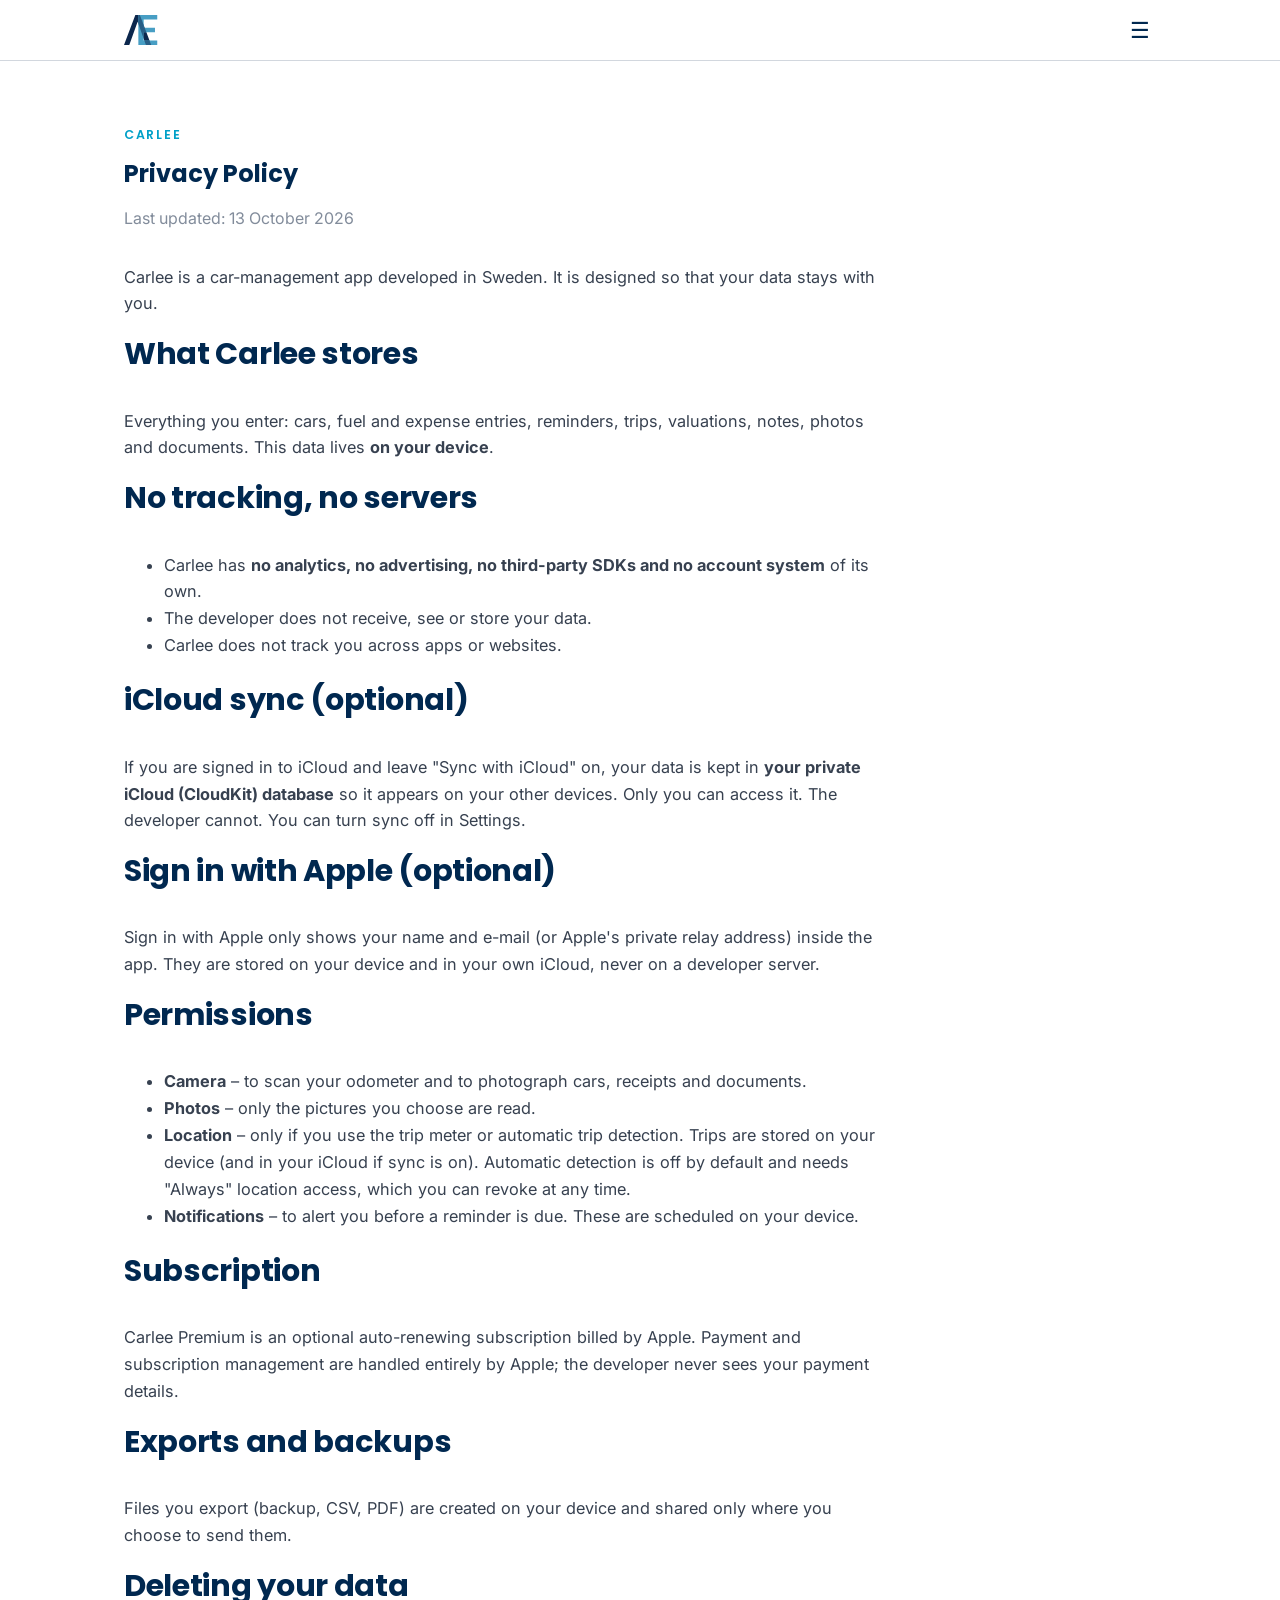
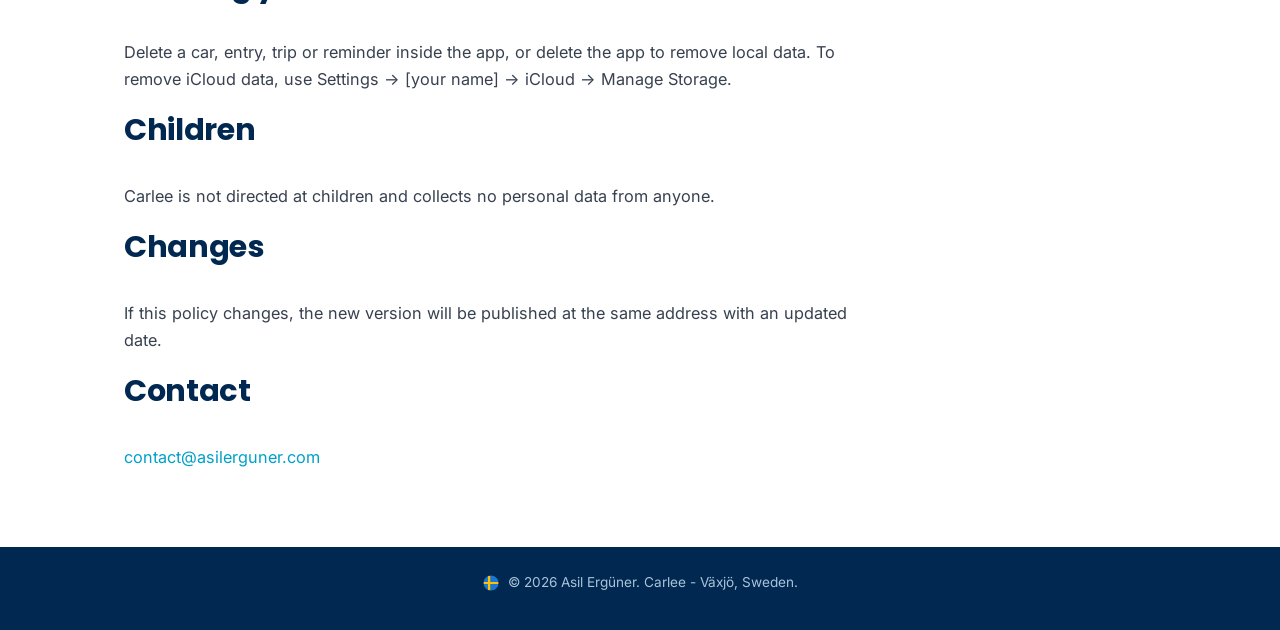
<file: carlee/privacy/index.html>
<!DOCTYPE html>
<html lang="en">
<head>
<meta charset="UTF-8">
<meta name="viewport" content="width=device-width, initial-scale=1.0">
<title>Carlee – Privacy Policy</title>
<meta name="description" content="Privacy policy for the Carlee app.">
<link rel="icon" href="/assets/brand/favicon.ico" sizes="32x32">
<link rel="icon" type="image/svg+xml" href="/assets/brand/favicon.svg">
<link rel="apple-touch-icon" href="/assets/brand/favicon-180.png">
<link rel="preconnect" href="https://fonts.googleapis.com">
<link rel="preconnect" href="https://fonts.gstatic.com" crossorigin>
<link href="https://fonts.googleapis.com/css2?family=Poppins:wght@500;600;700;800&family=Inter:wght@400;500;600&display=swap" rel="stylesheet">
<link rel="stylesheet" href="/style.css">
</head>
<body>

<header class="site-header">
  <div class="wrap header-inner">
    <a href="/index.html" class="logo" aria-label="Asil Ergüner"><img src="/assets/brand/ae-mark.svg" alt="AE" class="logo-mark"></a>
    <nav class="nav" id="nav">
      <a href="/index.html#projects">← All Projects</a>
      <a href="/carlee/">Carlee</a>
      <a href="/carlee/privacy/">Privacy</a>
      <a href="/carlee/support/">Support</a>
    </nav>
    <button class="nav-toggle" id="navToggle" aria-label="Toggle menu">☰</button>
  </div>
</header>

<main id="top">
  <section class="section">
    <div class="wrap">
      <p class="eyebrow">Carlee</p>
      <h1>Privacy Policy</h1>
<p class="section-intro">Last updated: 13 October 2026</p>
<p class="about-text">Carlee is a car-management app developed in Sweden. It is designed so that your data stays with you.</p>
<h2>What Carlee stores</h2>
<p class="about-text">Everything you enter: cars, fuel and expense entries, reminders, trips, valuations, notes, photos and documents. This data lives <strong>on your device</strong>.</p>
<h2>No tracking, no servers</h2>
<ul class="about-text">
<li>Carlee has <strong>no analytics, no advertising, no third-party SDKs and no account system</strong> of its own.</li>
<li>The developer does not receive, see or store your data.</li>
<li>Carlee does not track you across apps or websites.</li>
</ul>
<h2>iCloud sync (optional)</h2>
<p class="about-text">If you are signed in to iCloud and leave "Sync with iCloud" on, your data is kept in <strong>your private iCloud (CloudKit) database</strong> so it appears on your other devices. Only you can access it. The developer cannot. You can turn sync off in Settings.</p>
<h2>Sign in with Apple (optional)</h2>
<p class="about-text">Sign in with Apple only shows your name and e-mail (or Apple's private relay address) inside the app. They are stored on your device and in your own iCloud, never on a developer server.</p>
<h2>Permissions</h2>
<ul class="about-text">
<li><strong>Camera</strong> – to scan your odometer and to photograph cars, receipts and documents.</li>
<li><strong>Photos</strong> – only the pictures you choose are read.</li>
<li><strong>Location</strong> – only if you use the trip meter or automatic trip detection. Trips are stored on your device (and in your iCloud if sync is on). Automatic detection is off by default and needs "Always" location access, which you can revoke at any time.</li>
<li><strong>Notifications</strong> – to alert you before a reminder is due. These are scheduled on your device.</li>
</ul>
<h2>Subscription</h2>
<p class="about-text">Carlee Premium is an optional auto-renewing subscription billed by Apple. Payment and subscription management are handled entirely by Apple; the developer never sees your payment details.</p>
<h2>Exports and backups</h2>
<p class="about-text">Files you export (backup, CSV, PDF) are created on your device and shared only where you choose to send them.</p>
<h2>Deleting your data</h2>
<p class="about-text">Delete a car, entry, trip or reminder inside the app, or delete the app to remove local data. To remove iCloud data, use Settings → [your name] → iCloud → Manage Storage.</p>
<h2>Children</h2>
<p class="about-text">Carlee is not directed at children and collects no personal data from anyone.</p>
<h2>Changes</h2>
<p class="about-text">If this policy changes, the new version will be published at the same address with an updated date.</p>
<h2>Contact</h2>
<p class="about-text"><a href="mailto:contact@asilerguner.com">contact@asilerguner.com</a></p>
    </div>
  </section>
</main>

<footer class="site-footer">
  <div class="wrap">
    <p><img class="flag-icon" src="/assets/icons/SwedenFlag.png" alt="Sweden flag"> &copy; <span id="year"></span> Asil Ergüner. Carlee - Växjö, Sweden.</p>
  </div>
</footer>

<script src="/script.js"></script>
</body>
</html>
</file>
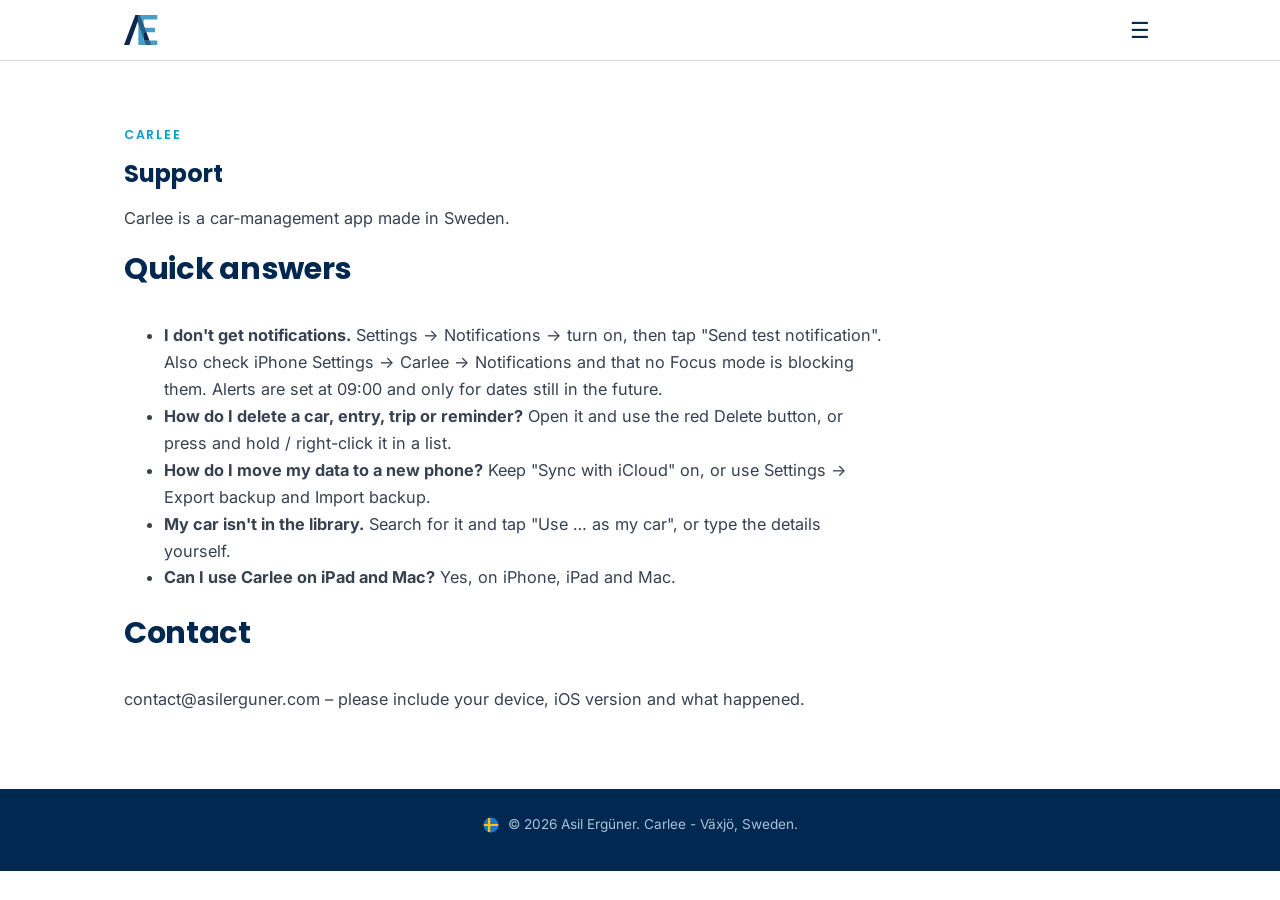
<file: carlee/support/index.html>
<!DOCTYPE html>
<html lang="en">
<head>
<meta charset="UTF-8">
<meta name="viewport" content="width=device-width, initial-scale=1.0">
<title>Carlee – Support</title>
<meta name="description" content="Support for the Carlee app.">
<link rel="icon" href="/assets/brand/favicon.ico" sizes="32x32">
<link rel="icon" type="image/svg+xml" href="/assets/brand/favicon.svg">
<link rel="apple-touch-icon" href="/assets/brand/favicon-180.png">
<link rel="preconnect" href="https://fonts.googleapis.com">
<link rel="preconnect" href="https://fonts.gstatic.com" crossorigin>
<link href="https://fonts.googleapis.com/css2?family=Poppins:wght@500;600;700;800&family=Inter:wght@400;500;600&display=swap" rel="stylesheet">
<link rel="stylesheet" href="/style.css">
</head>
<body>

<header class="site-header">
  <div class="wrap header-inner">
    <a href="/index.html" class="logo" aria-label="Asil Ergüner"><img src="/assets/brand/ae-mark.svg" alt="AE" class="logo-mark"></a>
    <nav class="nav" id="nav">
      <a href="/index.html#projects">← All Projects</a>
      <a href="/carlee/">Carlee</a>
      <a href="/carlee/privacy/">Privacy</a>
      <a href="/carlee/support/">Support</a>
    </nav>
    <button class="nav-toggle" id="navToggle" aria-label="Toggle menu">☰</button>
  </div>
</header>

<main id="top">
  <section class="section">
    <div class="wrap">
      <p class="eyebrow">Carlee</p>
      <h1>Support</h1>
<p class="about-text">Carlee is a car-management app made in Sweden.</p>
<h2>Quick answers</h2>
<ul class="about-text">
<li><strong>I don't get notifications.</strong> Settings → Notifications → turn on, then tap "Send test notification". Also check iPhone Settings → Carlee → Notifications and that no Focus mode is blocking them. Alerts are set at 09:00 and only for dates still in the future.</li>
<li><strong>How do I delete a car, entry, trip or reminder?</strong> Open it and use the red Delete button, or press and hold / right-click it in a list.</li>
<li><strong>How do I move my data to a new phone?</strong> Keep "Sync with iCloud" on, or use Settings → Export backup and Import backup.</li>
<li><strong>My car isn't in the library.</strong> Search for it and tap "Use … as my car", or type the details yourself.</li>
<li><strong>Can I use Carlee on iPad and Mac?</strong> Yes, on iPhone, iPad and Mac.</li>
</ul>
<h2>Contact</h2>
<p class="about-text">contact@asilerguner.com – please include your device, iOS version and what happened.</p>
    </div>
  </section>
</main>

<footer class="site-footer">
  <div class="wrap">
    <p><img class="flag-icon" src="/assets/icons/SwedenFlag.png" alt="Sweden flag"> &copy; <span id="year"></span> Asil Ergüner. Carlee - Växjö, Sweden.</p>
  </div>
</footer>

<script src="/script.js"></script>
</body>
</html>
</file>
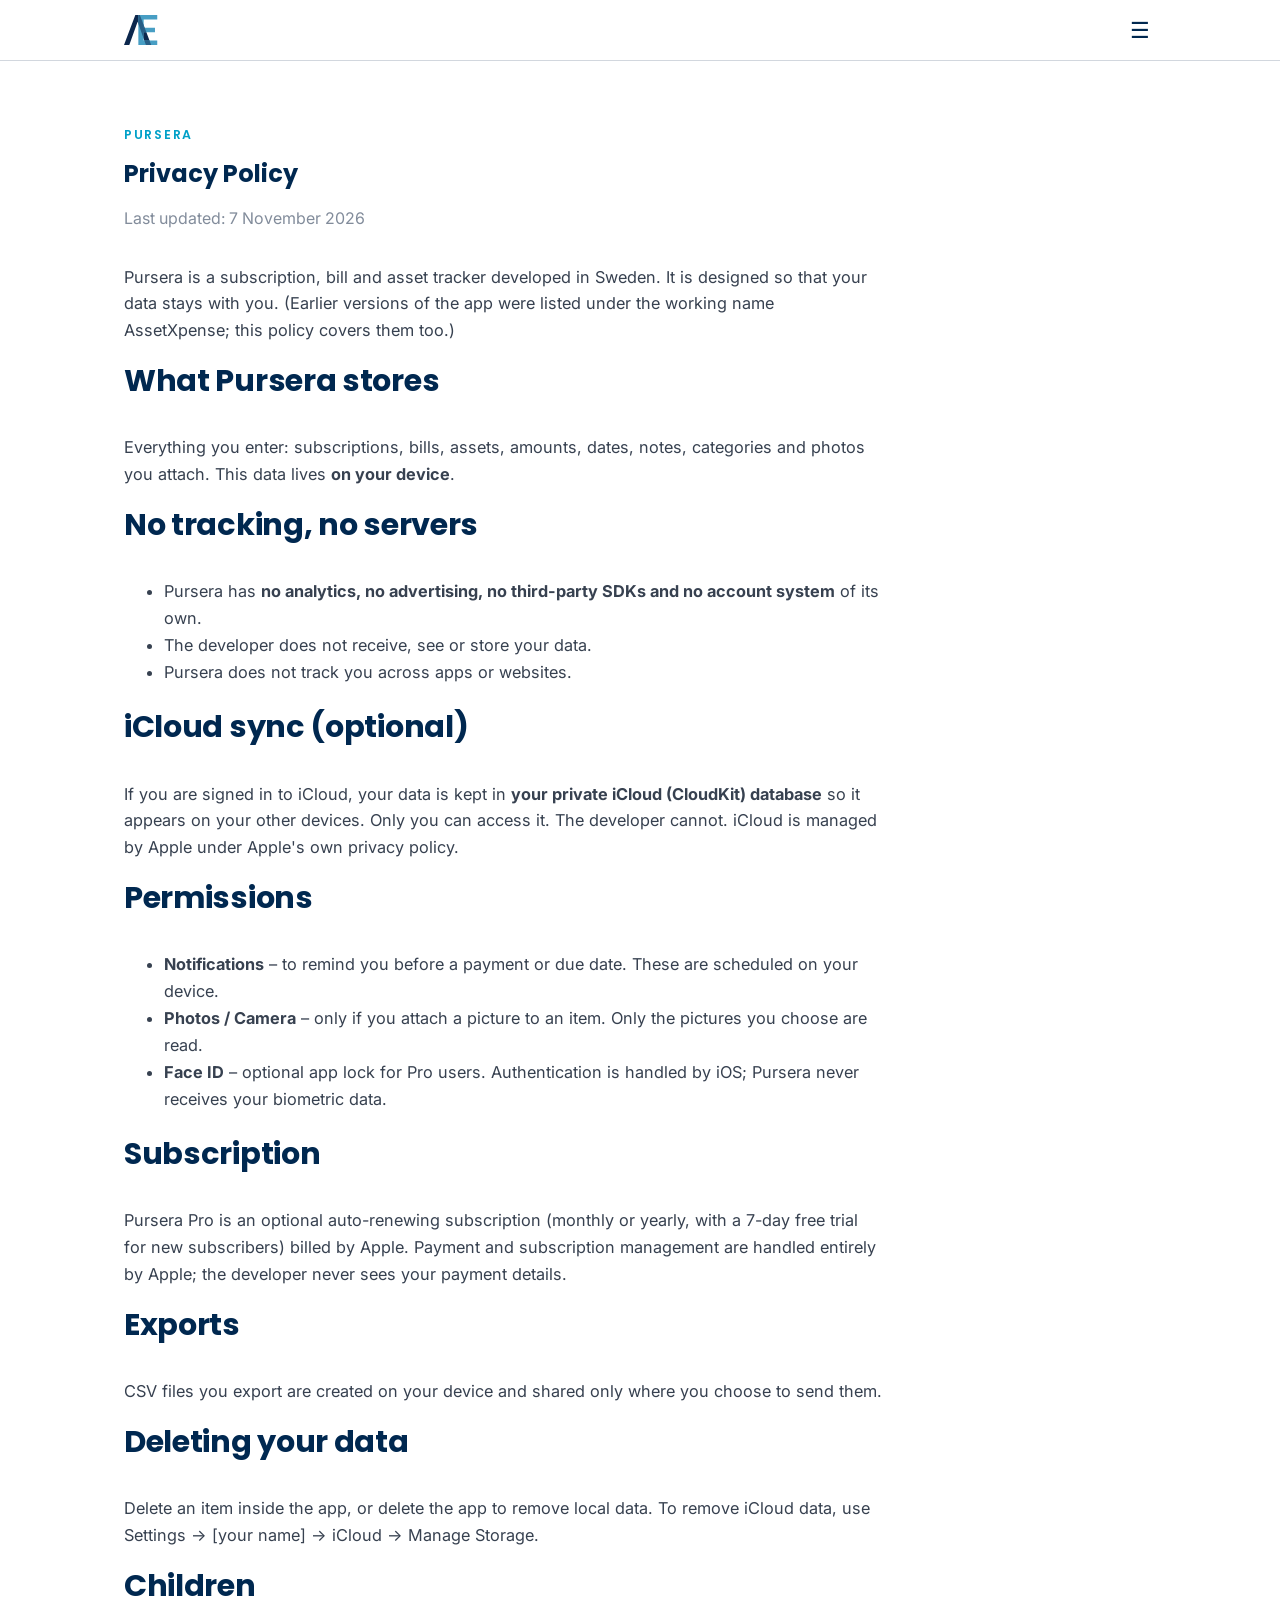
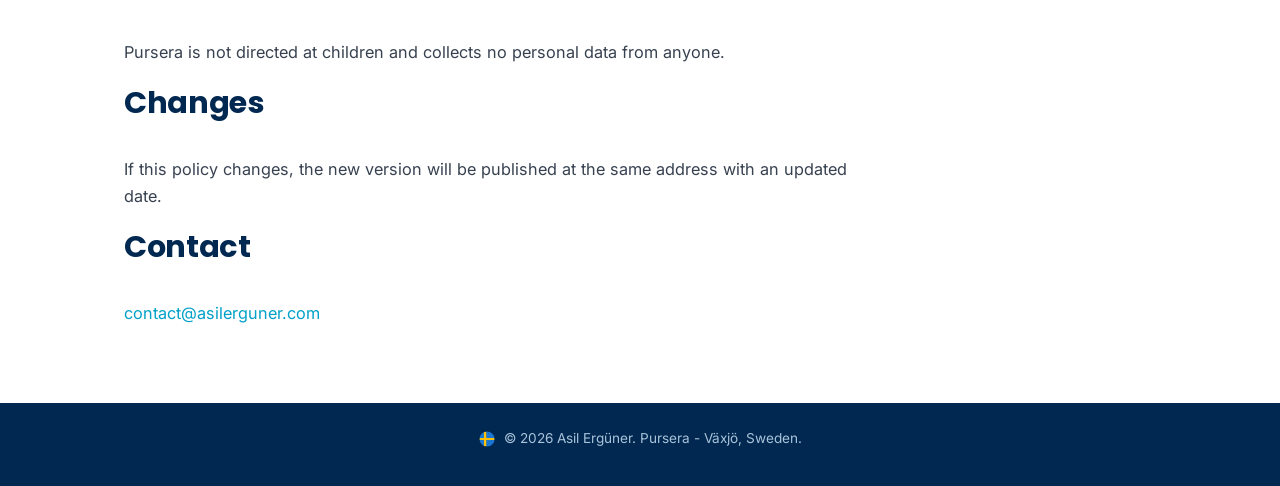
<file: pursera/privacy/index.html>
<!DOCTYPE html>
<html lang="en">
<head>
<meta charset="UTF-8">
<meta name="viewport" content="width=device-width, initial-scale=1.0">
<title>Pursera – Privacy Policy</title>
<meta name="description" content="Privacy policy for the Pursera app.">
<link rel="icon" href="/assets/brand/favicon.ico" sizes="32x32">
<link rel="icon" type="image/svg+xml" href="/assets/brand/favicon.svg">
<link rel="apple-touch-icon" href="/assets/brand/favicon-180.png">
<link rel="preconnect" href="https://fonts.googleapis.com">
<link rel="preconnect" href="https://fonts.gstatic.com" crossorigin>
<link href="https://fonts.googleapis.com/css2?family=Poppins:wght@500;600;700;800&family=Inter:wght@400;500;600&display=swap" rel="stylesheet">
<link rel="stylesheet" href="/style.css">
</head>
<body>

<header class="site-header">
  <div class="wrap header-inner">
    <a href="/index.html" class="logo" aria-label="Asil Ergüner"><img src="/assets/brand/ae-mark.svg" alt="AE" class="logo-mark"></a>
    <nav class="nav" id="nav">
      <a href="/index.html#projects">← All Projects</a>
      <a href="/pursera/">Pursera</a>
      <a href="/pursera/privacy/">Privacy</a>
      <a href="/pursera/support/">Support</a>
    </nav>
    <button class="nav-toggle" id="navToggle" aria-label="Toggle menu">☰</button>
  </div>
</header>

<main id="top">
  <section class="section">
    <div class="wrap">
      <p class="eyebrow">Pursera</p>
      <h1>Privacy Policy</h1>
<p class="section-intro">Last updated: 7 November 2026</p>
<p class="about-text">Pursera is a subscription, bill and asset tracker developed in Sweden. It is designed so that your data stays with you. (Earlier versions of the app were listed under the working name AssetXpense; this policy covers them too.)</p>
<h2>What Pursera stores</h2>
<p class="about-text">Everything you enter: subscriptions, bills, assets, amounts, dates, notes, categories and photos you attach. This data lives <strong>on your device</strong>.</p>
<h2>No tracking, no servers</h2>
<ul class="about-text">
<li>Pursera has <strong>no analytics, no advertising, no third-party SDKs and no account system</strong> of its own.</li>
<li>The developer does not receive, see or store your data.</li>
<li>Pursera does not track you across apps or websites.</li>
</ul>
<h2>iCloud sync (optional)</h2>
<p class="about-text">If you are signed in to iCloud, your data is kept in <strong>your private iCloud (CloudKit) database</strong> so it appears on your other devices. Only you can access it. The developer cannot. iCloud is managed by Apple under Apple's own privacy policy.</p>
<h2>Permissions</h2>
<ul class="about-text">
<li><strong>Notifications</strong> – to remind you before a payment or due date. These are scheduled on your device.</li>
<li><strong>Photos / Camera</strong> – only if you attach a picture to an item. Only the pictures you choose are read.</li>
<li><strong>Face ID</strong> – optional app lock for Pro users. Authentication is handled by iOS; Pursera never receives your biometric data.</li>
</ul>
<h2>Subscription</h2>
<p class="about-text">Pursera Pro is an optional auto-renewing subscription (monthly or yearly, with a 7-day free trial for new subscribers) billed by Apple. Payment and subscription management are handled entirely by Apple; the developer never sees your payment details.</p>
<h2>Exports</h2>
<p class="about-text">CSV files you export are created on your device and shared only where you choose to send them.</p>
<h2>Deleting your data</h2>
<p class="about-text">Delete an item inside the app, or delete the app to remove local data. To remove iCloud data, use Settings → [your name] → iCloud → Manage Storage.</p>
<h2>Children</h2>
<p class="about-text">Pursera is not directed at children and collects no personal data from anyone.</p>
<h2>Changes</h2>
<p class="about-text">If this policy changes, the new version will be published at the same address with an updated date.</p>
<h2>Contact</h2>
<p class="about-text"><a href="mailto:contact@asilerguner.com">contact@asilerguner.com</a></p>
    </div>
  </section>
</main>

<footer class="site-footer">
  <div class="wrap">
    <p><img class="flag-icon" src="/assets/icons/SwedenFlag.png" alt="Sweden flag"> &copy; <span id="year"></span> Asil Ergüner. Pursera - Växjö, Sweden.</p>
  </div>
</footer>

<script src="/script.js"></script>
</body>
</html>
</file>
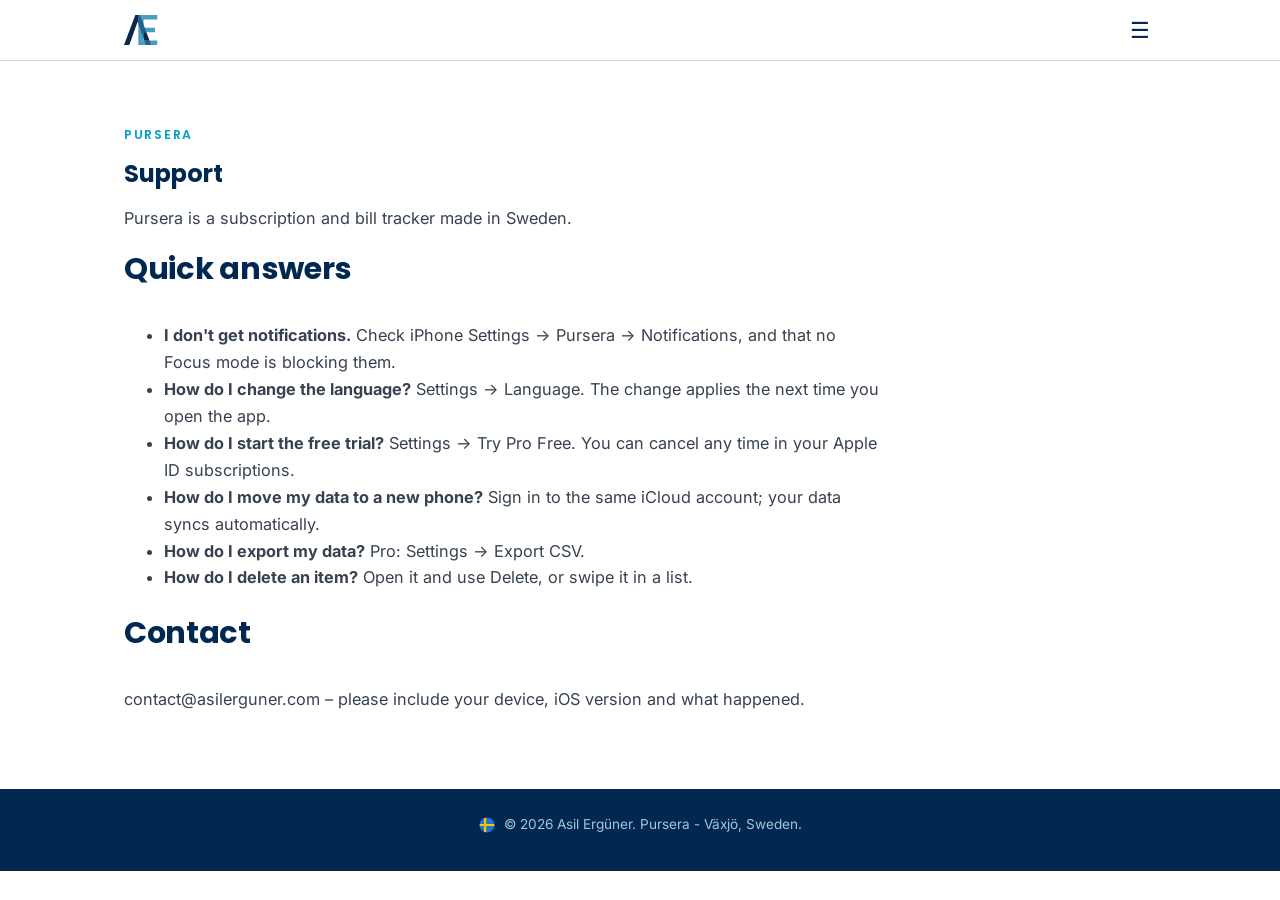
<file: pursera/support/index.html>
<!DOCTYPE html>
<html lang="en">
<head>
<meta charset="UTF-8">
<meta name="viewport" content="width=device-width, initial-scale=1.0">
<title>Pursera – Support</title>
<meta name="description" content="Support for the Pursera app.">
<link rel="icon" href="/assets/brand/favicon.ico" sizes="32x32">
<link rel="icon" type="image/svg+xml" href="/assets/brand/favicon.svg">
<link rel="apple-touch-icon" href="/assets/brand/favicon-180.png">
<link rel="preconnect" href="https://fonts.googleapis.com">
<link rel="preconnect" href="https://fonts.gstatic.com" crossorigin>
<link href="https://fonts.googleapis.com/css2?family=Poppins:wght@500;600;700;800&family=Inter:wght@400;500;600&display=swap" rel="stylesheet">
<link rel="stylesheet" href="/style.css">
</head>
<body>

<header class="site-header">
  <div class="wrap header-inner">
    <a href="/index.html" class="logo" aria-label="Asil Ergüner"><img src="/assets/brand/ae-mark.svg" alt="AE" class="logo-mark"></a>
    <nav class="nav" id="nav">
      <a href="/index.html#projects">← All Projects</a>
      <a href="/pursera/">Pursera</a>
      <a href="/pursera/privacy/">Privacy</a>
      <a href="/pursera/support/">Support</a>
    </nav>
    <button class="nav-toggle" id="navToggle" aria-label="Toggle menu">☰</button>
  </div>
</header>

<main id="top">
  <section class="section">
    <div class="wrap">
      <p class="eyebrow">Pursera</p>
      <h1>Support</h1>
<p class="about-text">Pursera is a subscription and bill tracker made in Sweden.</p>
<h2>Quick answers</h2>
<ul class="about-text">
<li><strong>I don't get notifications.</strong> Check iPhone Settings → Pursera → Notifications, and that no Focus mode is blocking them.</li>
<li><strong>How do I change the language?</strong> Settings → Language. The change applies the next time you open the app.</li>
<li><strong>How do I start the free trial?</strong> Settings → Try Pro Free. You can cancel any time in your Apple ID subscriptions.</li>
<li><strong>How do I move my data to a new phone?</strong> Sign in to the same iCloud account; your data syncs automatically.</li>
<li><strong>How do I export my data?</strong> Pro: Settings → Export CSV.</li>
<li><strong>How do I delete an item?</strong> Open it and use Delete, or swipe it in a list.</li>
</ul>
<h2>Contact</h2>
<p class="about-text">contact@asilerguner.com – please include your device, iOS version and what happened.</p>
    </div>
  </section>
</main>

<footer class="site-footer">
  <div class="wrap">
    <p><img class="flag-icon" src="/assets/icons/SwedenFlag.png" alt="Sweden flag"> &copy; <span id="year"></span> Asil Ergüner. Pursera - Växjö, Sweden.</p>
  </div>
</footer>

<script src="/script.js"></script>
</body>
</html>
</file>
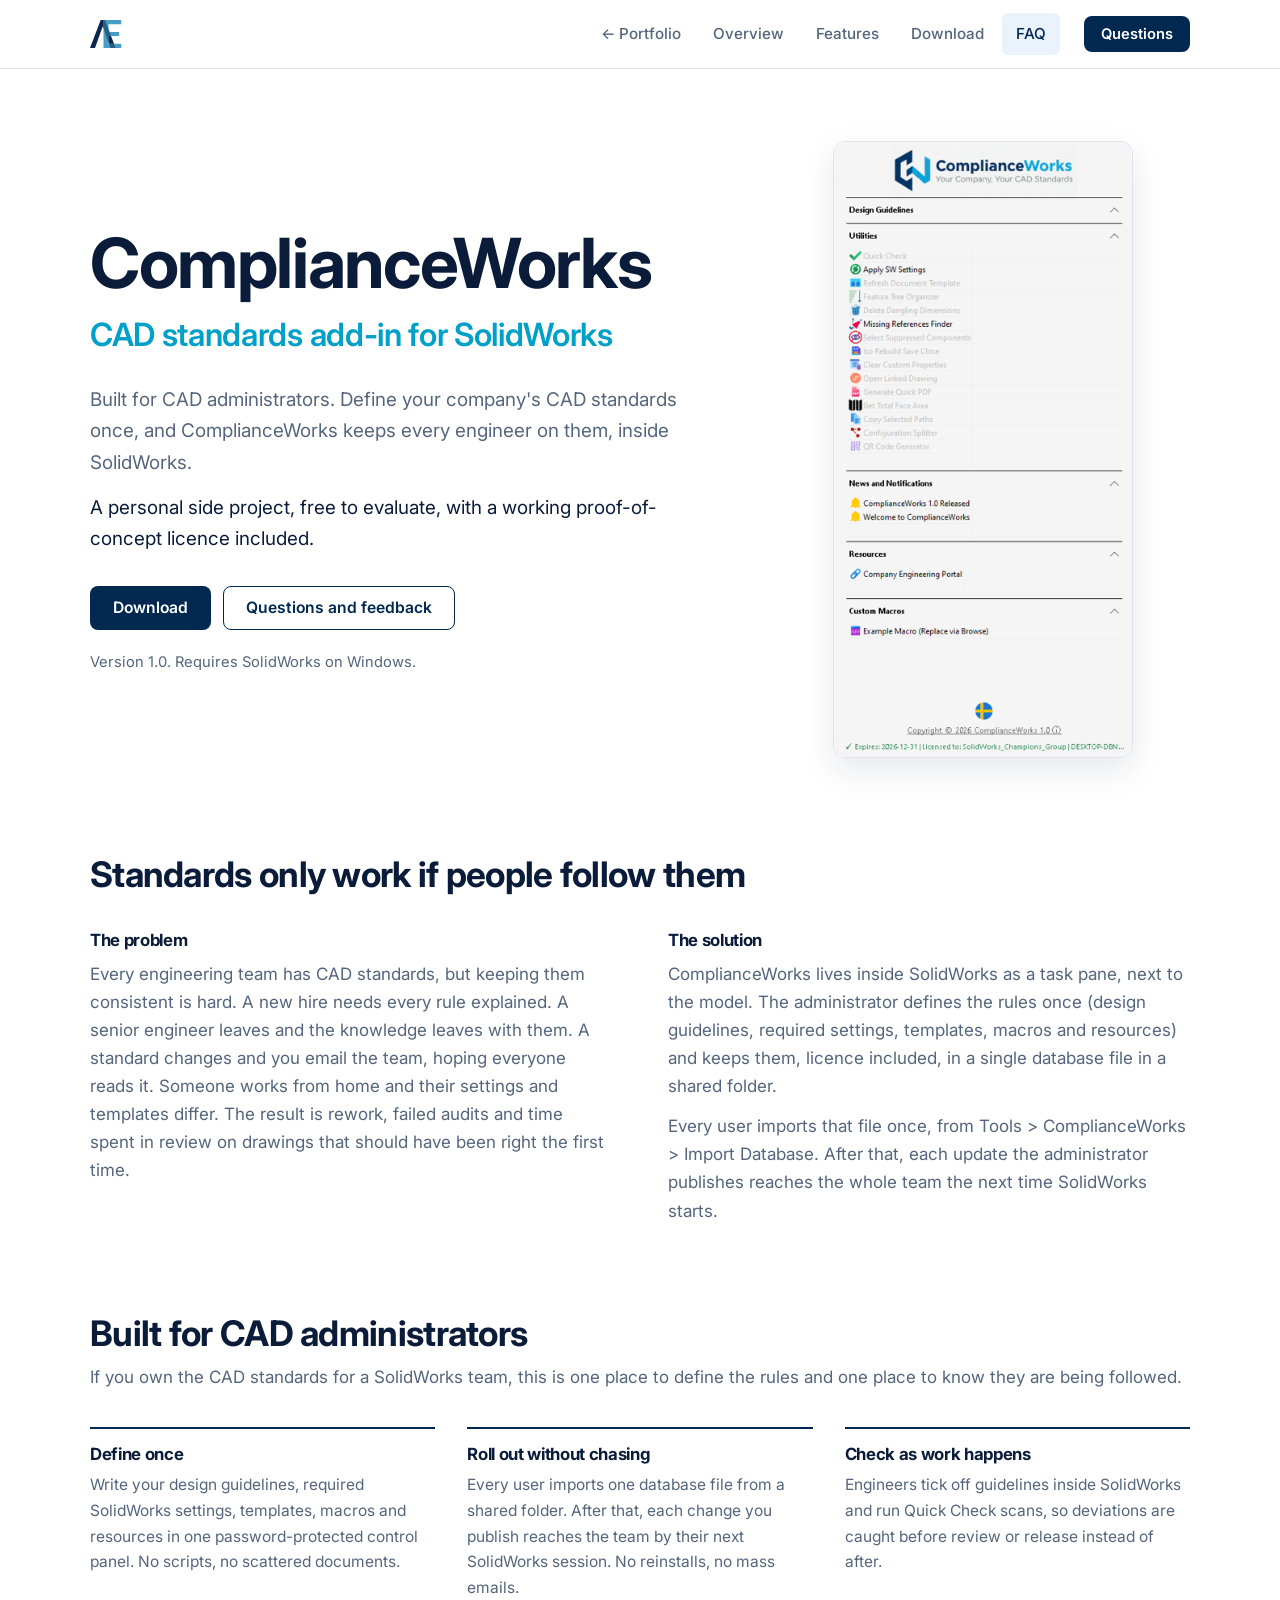
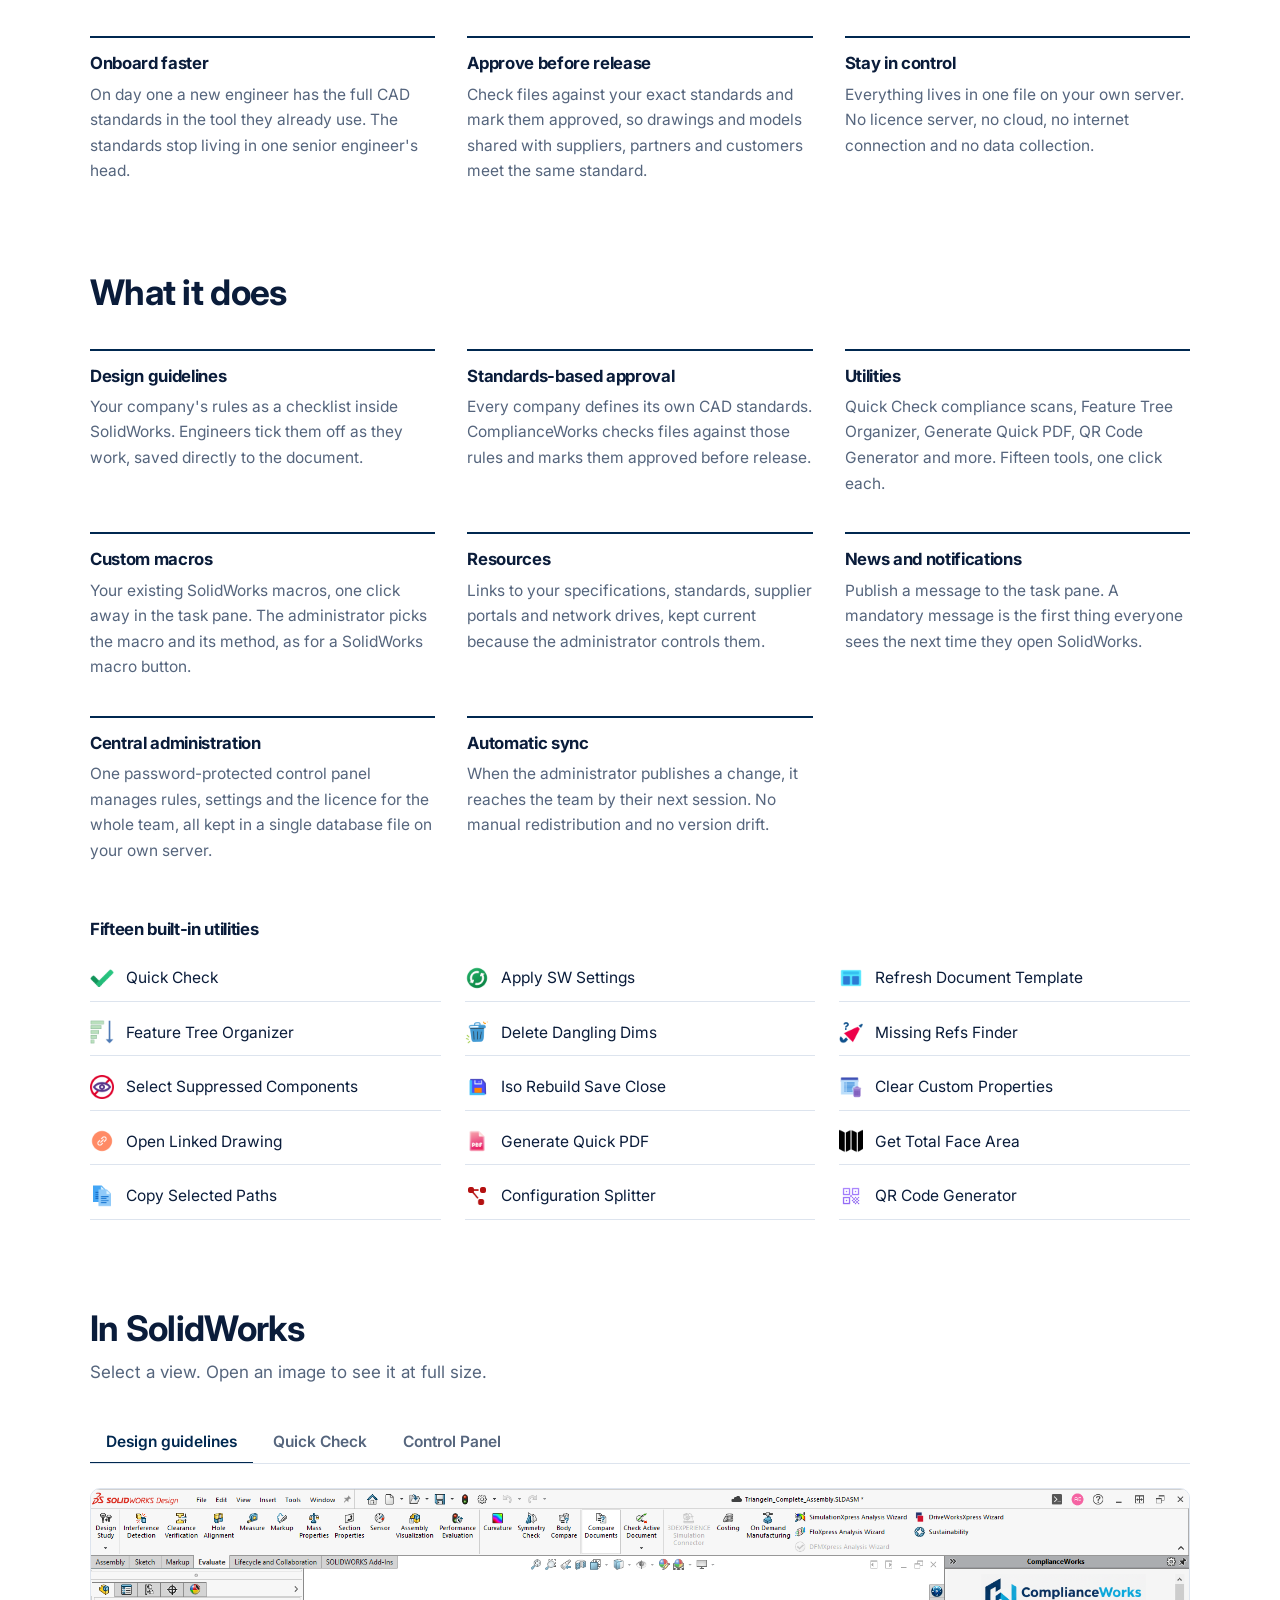
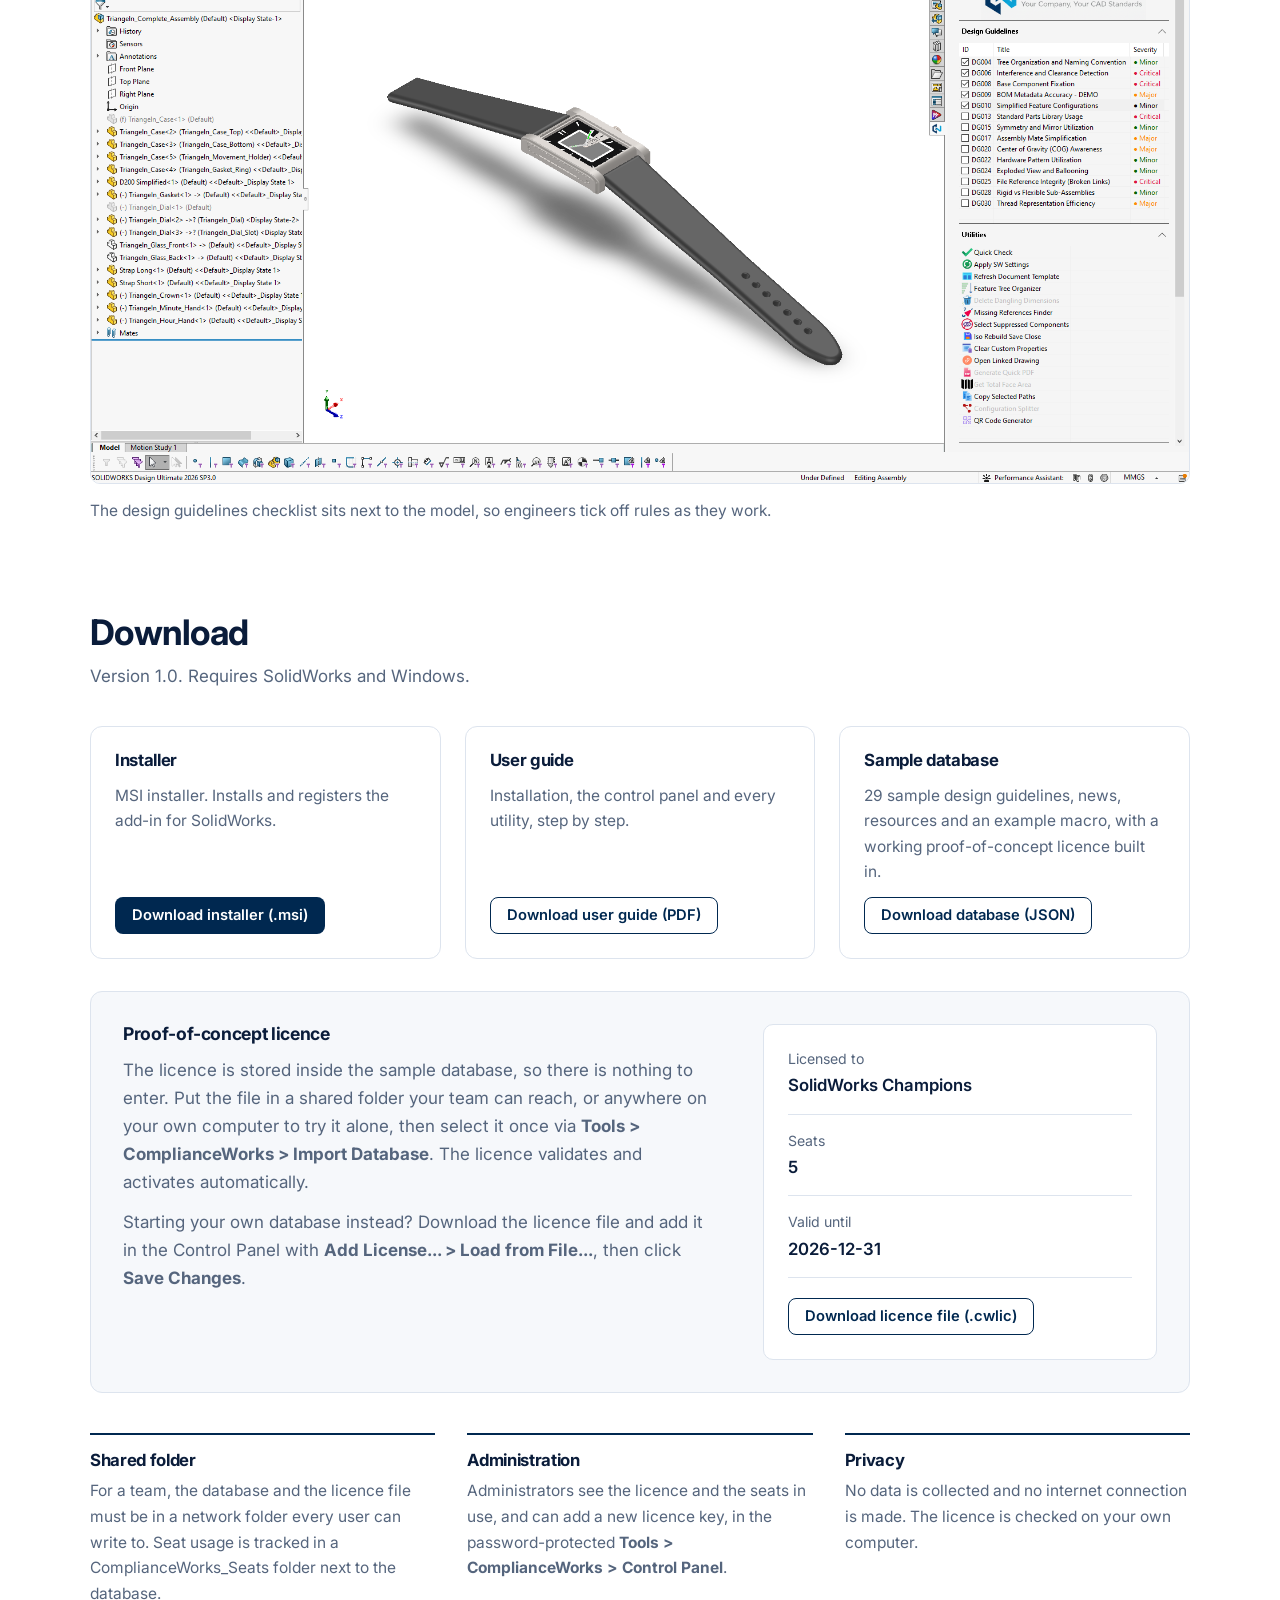
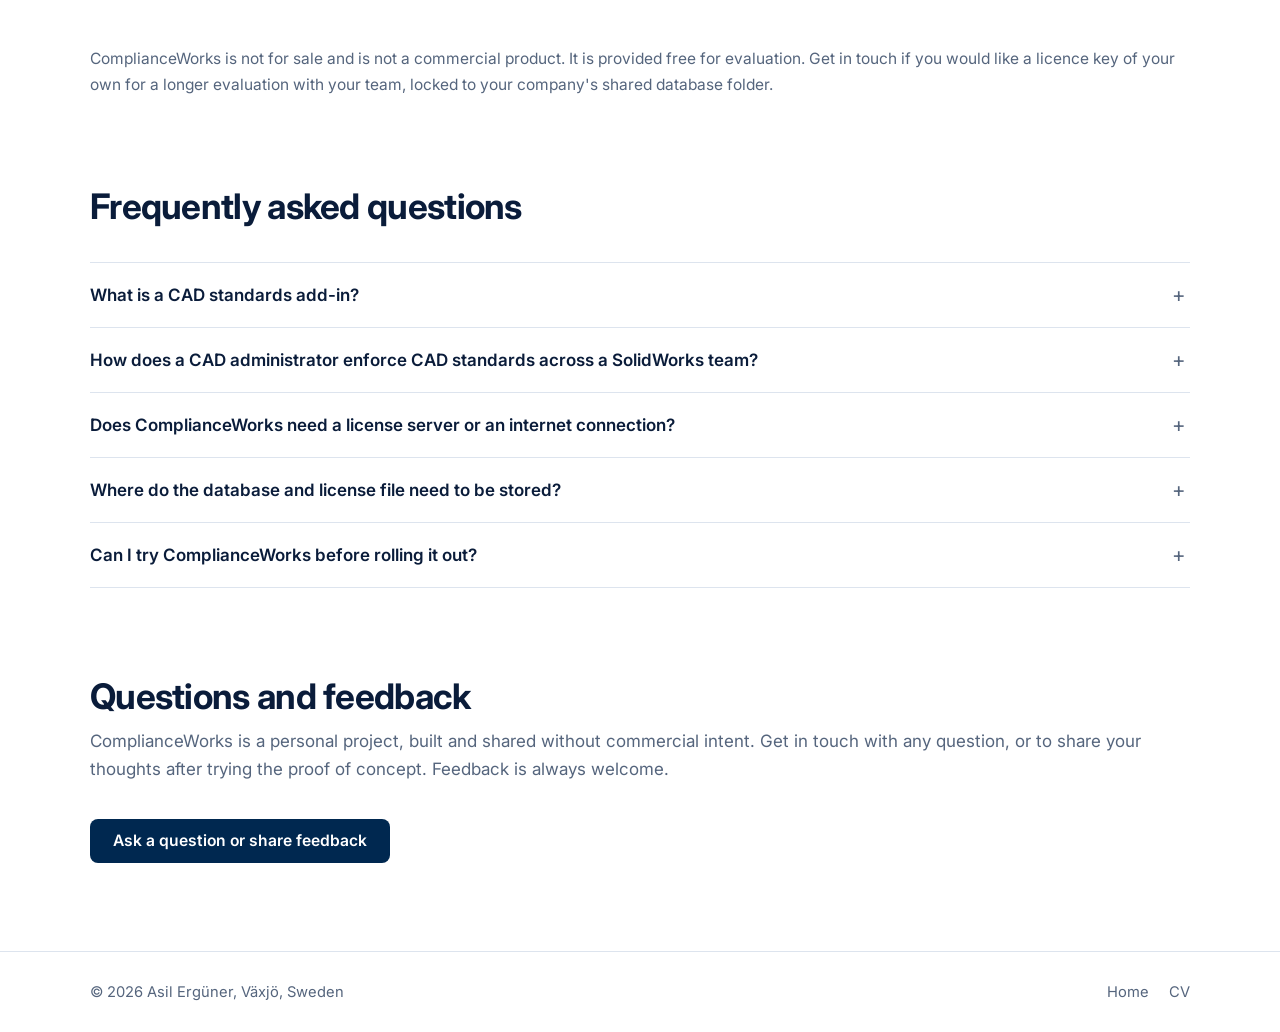
<file: complianceworks.html>
<!DOCTYPE html>
<html lang="en">
<head>
<meta charset="UTF-8">
<meta name="viewport" content="width=device-width, initial-scale=1.0">
<title>CAD Standards Add-in for SolidWorks | ComplianceWorks for CAD Administrators</title>
<meta name="description" content="ComplianceWorks is a CAD standards add-in for SolidWorks, built for CAD administrators. Define your company's CAD standards once, enforce them for every engineer from one control panel, and roll out updates with no reinstalls. Free to evaluate.">
<link rel="canonical" href="https://asilerguner.com/complianceworks.html">
<meta name="robots" content="index, follow, max-image-preview:large">
<meta property="og:type" content="website">
<meta property="og:site_name" content="Asil Ergüner">
<meta property="og:title" content="CAD Standards Add-in for SolidWorks - ComplianceWorks">
<meta property="og:description" content="The CAD standards add-in for CAD administrators: define your standards once, enforce them across every SolidWorks seat, update everyone automatically.">
<meta property="og:url" content="https://asilerguner.com/complianceworks.html">
<meta property="og:image" content="https://asilerguner.com/assets/apps/ComplianceWorks-TaskPane.png">
<meta name="twitter:card" content="summary_large_image">
<meta name="twitter:title" content="CAD Standards Add-in for SolidWorks - ComplianceWorks">
<meta name="twitter:description" content="Built for CAD administrators: enforce company CAD standards across every SolidWorks seat from one control panel.">
<meta name="twitter:image" content="https://asilerguner.com/assets/apps/ComplianceWorks-TaskPane.png">
<script type="application/ld+json">
{
  "@context": "https://schema.org",
  "@graph": [
    {
      "@type": "SoftwareApplication",
      "name": "ComplianceWorks",
      "alternateName": "ComplianceWorks CAD Standards Add-in for SolidWorks",
      "description": "A CAD standards add-in for SolidWorks, built for CAD administrators. Define design guidelines, settings, templates and macros once, enforce them for every engineer, and publish updates to the whole team from one control panel.",
      "applicationCategory": "DesignApplication",
      "applicationSubCategory": "CAD standards management",
      "operatingSystem": "Windows",
      "softwareVersion": "1.0",
      "url": "https://asilerguner.com/complianceworks.html",
      "image": "https://asilerguner.com/assets/apps/ComplianceWorks-TaskPane.png",
      "audience": { "@type": "Audience", "audienceType": "CAD administrators, CAD managers and engineering teams using SolidWorks" },
      "offers": { "@type": "Offer", "price": "0", "priceCurrency": "USD", "description": "Free for evaluation, with a proof-of-concept license included" },
      "author": { "@type": "Person", "name": "Asil Ergüner", "url": "https://asilerguner.com/" }
    },
    {
      "@type": "FAQPage",
      "mainEntity": [
        {
          "@type": "Question",
          "name": "What is a CAD standards add-in?",
          "acceptedAnswer": { "@type": "Answer", "text": "A CAD standards add-in runs inside your CAD software and helps every engineer follow the company's CAD standards - design guidelines, required settings, templates and naming rules - instead of relying on documents nobody reads. ComplianceWorks is a CAD standards add-in for SolidWorks." }
        },
        {
          "@type": "Question",
          "name": "How does a CAD administrator enforce CAD standards across a SolidWorks team?",
          "acceptedAnswer": { "@type": "Answer", "text": "With ComplianceWorks, the CAD administrator defines the rules once in a password-protected control panel and keeps them in a single database file in a shared folder. Every user imports that file once, and each update the administrator publishes reaches the whole team the next time SolidWorks starts." }
        },
        {
          "@type": "Question",
          "name": "Does ComplianceWorks need a license server or an internet connection?",
          "acceptedAnswer": { "@type": "Answer", "text": "No. The license is stored in the same database file on your own server and is checked on your own computer. ComplianceWorks makes no internet connections and collects no data." }
        },
        {
          "@type": "Question",
          "name": "Where do the database and license file need to be stored?",
          "acceptedAnswer": { "@type": "Answer", "text": "In a common network shared folder that everyone using ComplianceWorks has write access to. The database and the license file live there, and seat usage is tracked in a ComplianceWorks_Seats folder next to the database." }
        },
        {
          "@type": "Question",
          "name": "Can I try ComplianceWorks before rolling it out?",
          "acceptedAnswer": { "@type": "Answer", "text": "Yes. Download the installer, user guide and sample database from this page. The sample database includes a working proof-of-concept license, so you can evaluate it alone or with your team straight away." }
        }
      ]
    }
  ]
}
</script>
<link rel="icon" href="assets/brand/favicon.ico" sizes="32x32">
<link rel="icon" type="image/svg+xml" href="assets/brand/favicon.svg">
<link rel="apple-touch-icon" href="assets/brand/favicon-180.png">
<meta name="theme-color" content="#002850">
<link rel="preconnect" href="https://fonts.googleapis.com">
<link rel="preconnect" href="https://fonts.gstatic.com" crossorigin>
<link href="https://fonts.googleapis.com/css2?family=Inter:wght@400;500;600;700&display=swap" rel="stylesheet">
<link rel="stylesheet" href="home.css">
<link rel="stylesheet" href="cw.css">
</head>
<body>
<header class="top">
  <div class="wrap bar">
    <a href="index.html" class="logo" aria-label="Asil Ergüner, home"><img src="assets/brand/ae-mark.svg" alt="AE"></a>
    <nav class="links" aria-label="Main">
      <a href="index.html#apps">&larr; Portfolio</a>
      <a href="#overview">Overview</a>
      <a href="#features">Features</a>
      <a href="#download">Download</a>
      <a href="#faq">FAQ</a>
    </nav>
    <a class="btn btn-primary btn-sm cta-top" href="#questions">Questions</a>
    <button class="menu-btn" id="menuBtn" aria-label="Menu" aria-expanded="false" aria-controls="menu"><span></span><span></span><span></span></button>
  </div>
  <nav class="menu" id="menu" aria-label="Mobile">
    <a href="index.html#apps">&larr; Portfolio</a>
    <a href="#overview">Overview</a>
    <a href="#features">Features</a>
    <a href="#download">Download</a>
    <a href="#faq">FAQ</a>
    <a href="#questions">Questions</a>
  </nav>
</header>

<main id="top">

<section class="hero">
  <div class="wrap hero-grid">
    <div class="intro">
      <h1>ComplianceWorks</h1>
      <p class="role">CAD standards add-in for SolidWorks</p>
      <p class="lead">Built for CAD administrators. Define your company's CAD standards once, and ComplianceWorks keeps every engineer on them, inside SolidWorks.</p>
      <p class="lead lead2">A personal side project, free to evaluate, with a working proof-of-concept licence included.</p>
      <div class="cta">
        <a class="btn btn-primary" href="#download">Download</a>
        <a class="btn btn-line" href="#questions">Questions and feedback</a>
      </div>
      <p class="req">Version 1.0. Requires SolidWorks on Windows.</p>
    </div>
    <img class="pane" src="assets/apps/ComplianceWorks-TaskPane.png" alt="ComplianceWorks task pane inside SolidWorks" width="369" height="762">
  </div>
</section>

<section class="section" id="overview">
  <div class="wrap">
    <div class="head" data-reveal>
      <h2>Standards only work if people follow them</h2>
    </div>
    <div class="two" data-reveal>
      <div>
        <h3>The problem</h3>
        <p>Every engineering team has CAD standards, but keeping them consistent is hard. A new hire needs every rule explained. A senior engineer leaves and the knowledge leaves with them. A standard changes and you email the team, hoping everyone reads it. Someone works from home and their settings and templates differ. The result is rework, failed audits and time spent in review on drawings that should have been right the first time.</p>
      </div>
      <div>
        <h3>The solution</h3>
        <p>ComplianceWorks lives inside SolidWorks as a task pane, next to the model. The administrator defines the rules once (design guidelines, required settings, templates, macros and resources) and keeps them, licence included, in a single database file in a shared folder.</p>
        <p>Every user imports that file once, from Tools &gt; ComplianceWorks &gt; Import Database. After that, each update the administrator publishes reaches the whole team the next time SolidWorks starts.</p>
      </div>
    </div>
  </div>
</section>

<section class="section" id="admins">
  <div class="wrap">
    <div class="head" data-reveal>
      <h2>Built for CAD administrators</h2>
      <p>If you own the CAD standards for a SolidWorks team, this is one place to define the rules and one place to know they are being followed.</p>
    </div>
    <div class="grid3">
      <div data-reveal><h3>Define once</h3><p>Write your design guidelines, required SolidWorks settings, templates, macros and resources in one password-protected control panel. No scripts, no scattered documents.</p></div>
      <div data-reveal><h3>Roll out without chasing</h3><p>Every user imports one database file from a shared folder. After that, each change you publish reaches the team by their next SolidWorks session. No reinstalls, no mass emails.</p></div>
      <div data-reveal><h3>Check as work happens</h3><p>Engineers tick off guidelines inside SolidWorks and run Quick Check scans, so deviations are caught before review or release instead of after.</p></div>
      <div data-reveal><h3>Onboard faster</h3><p>On day one a new engineer has the full CAD standards in the tool they already use. The standards stop living in one senior engineer's head.</p></div>
      <div data-reveal><h3>Approve before release</h3><p>Check files against your exact standards and mark them approved, so drawings and models shared with suppliers, partners and customers meet the same standard.</p></div>
      <div data-reveal><h3>Stay in control</h3><p>Everything lives in one file on your own server. No licence server, no cloud, no internet connection and no data collection.</p></div>
    </div>
  </div>
</section>

<section class="section" id="features">
  <div class="wrap">
    <div class="head" data-reveal>
      <h2>What it does</h2>
    </div>
    <div class="grid3">
      <div data-reveal><h3>Design guidelines</h3><p>Your company's rules as a checklist inside SolidWorks. Engineers tick them off as they work, saved directly to the document.</p></div>
      <div data-reveal><h3>Standards-based approval</h3><p>Every company defines its own CAD standards. ComplianceWorks checks files against those rules and marks them approved before release.</p></div>
      <div data-reveal><h3>Utilities</h3><p>Quick Check compliance scans, Feature Tree Organizer, Generate Quick PDF, QR Code Generator and more. Fifteen tools, one click each.</p></div>
      <div data-reveal><h3>Custom macros</h3><p>Your existing SolidWorks macros, one click away in the task pane. The administrator picks the macro and its method, as for a SolidWorks macro button.</p></div>
      <div data-reveal><h3>Resources</h3><p>Links to your specifications, standards, supplier portals and network drives, kept current because the administrator controls them.</p></div>
      <div data-reveal><h3>News and notifications</h3><p>Publish a message to the task pane. A mandatory message is the first thing everyone sees the next time they open SolidWorks.</p></div>
      <div data-reveal><h3>Central administration</h3><p>One password-protected control panel manages rules, settings and the licence for the whole team, all kept in a single database file on your own server.</p></div>
      <div data-reveal><h3>Automatic sync</h3><p>When the administrator publishes a change, it reaches the team by their next session. No manual redistribution and no version drift.</p></div>
    </div>

    <h3 class="sub" data-reveal>Fifteen built-in utilities</h3>
    <ul class="utils" data-reveal><li><img src="assets/icons/QuickCheck_Icon_32x32.png" alt="" width="24" height="24"><span>Quick Check</span></li><li><img src="assets/icons/Reset-Icon-32x32.png" alt="" width="24" height="24"><span>Apply SW Settings</span></li><li><img src="assets/icons/Template-Icon-32x32.png" alt="" width="24" height="24"><span>Refresh Document Template</span></li><li><img src="assets/icons/FeatureTreeOrganizer-Icon-32x32.png" alt="" width="24" height="24"><span>Feature Tree Organizer</span></li><li><img src="assets/icons/DeleteDanglingDimensions-Icon-32x32.png" alt="" width="24" height="24"><span>Delete Dangling Dims</span></li><li><img src="assets/icons/MissingReferences-Icon-32x32.png" alt="" width="24" height="24"><span>Missing Refs Finder</span></li><li><img src="assets/icons/SelectSuppressedComponents-Icon-32x32.png" alt="" width="24" height="24"><span>Select Suppressed Components</span></li><li><img src="assets/icons/IsoRebuildSaveClose-Icon-32x32.png" alt="" width="24" height="24"><span>Iso Rebuild Save Close</span></li><li><img src="assets/icons/ClearCustomProperties-Icon-32x32.png" alt="" width="24" height="24"><span>Clear Custom Properties</span></li><li><img src="assets/icons/OpenLinkedDrawing-Icon-32x32.png" alt="" width="24" height="24"><span>Open Linked Drawing</span></li><li><img src="assets/icons/GenerateQuickPDF-Icon-32x32.png" alt="" width="24" height="24"><span>Generate Quick PDF</span></li><li><img src="assets/icons/GetTotalFaceArea-Icon-32x32.png" alt="" width="24" height="24"><span>Get Total Face Area</span></li><li><img src="assets/icons/CopySelectedObjectsPaths-Icon-32x32.png" alt="" width="24" height="24"><span>Copy Selected Paths</span></li><li><img src="assets/icons/ConfigurationSplitter-Icon-32x32.png" alt="" width="24" height="24"><span>Configuration Splitter</span></li><li><img src="assets/icons/QRCodeGenerator_32x32.png" alt="" width="24" height="24"><span>QR Code Generator</span></li></ul>
  </div>
</section>

<section class="section" id="screens">
  <div class="wrap">
    <div class="head" data-reveal>
      <h2>In SolidWorks</h2>
      <p>Select a view. Open an image to see it at full size.</p>
    </div>
    <div class="viewer" data-reveal>
      <div class="tabs" role="tablist" aria-label="Screenshots">
        <button role="tab" aria-selected="true" aria-controls="shot-0" id="tab-0">Design guidelines</button>
        <button role="tab" aria-selected="false" aria-controls="shot-1" id="tab-1" tabindex="-1">Quick Check</button>
        <button role="tab" aria-selected="false" aria-controls="shot-2" id="tab-2" tabindex="-1">Control Panel</button>
      </div>
      <figure role="tabpanel" id="shot-0" aria-labelledby="tab-0"><a href="assets/apps/ComplianceWorks-DesignGuidelines.png" target="_blank" rel="noopener"><img src="assets/apps/ComplianceWorks-DesignGuidelines.png" alt="ComplianceWorks Design Guidelines panel inside SolidWorks" width="1920" height="1039"></a><figcaption>The design guidelines checklist sits next to the model, so engineers tick off rules as they work.</figcaption></figure>
      <figure role="tabpanel" id="shot-1" aria-labelledby="tab-1" hidden><a href="assets/apps/ComplianceWorks-QuickCheck.png" target="_blank" rel="noopener"><img src="assets/apps/ComplianceWorks-QuickCheck.png" alt="ComplianceWorks Quick Check compliance scan results" width="1920" height="1042" loading="lazy"></a><figcaption>Quick Check scans the open document and lists every deviation from your standards.</figcaption></figure>
      <figure role="tabpanel" id="shot-2" aria-labelledby="tab-2" hidden><a href="assets/apps/ComplianceWorks-ControlPanel.png" target="_blank" rel="noopener"><img src="assets/apps/ComplianceWorks-ControlPanel.png" alt="ComplianceWorks Control Panel with design guidelines, licence status and database file" width="1180" height="820" loading="lazy"></a><figcaption>The Control Panel is where the administrator manages guidelines, macros, news, settings and the licence.</figcaption></figure>
    </div>
  </div>
</section>

<section class="section" id="download">
  <div class="wrap">
    <div class="head" data-reveal>
      <h2>Download</h2>
      <p>Version 1.0. Requires SolidWorks and Windows.</p>
    </div>
    <div class="dl">
      <div data-reveal><h3>Installer</h3><p>MSI installer. Installs and registers the add-in for SolidWorks.</p><a class="btn btn-primary btn-sm" href="downloads/ComplianceWorks-Installer-v1.0.msi" download>Download installer (.msi)</a></div>
      <div data-reveal><h3>User guide</h3><p>Installation, the control panel and every utility, step by step.</p><a class="btn btn-line btn-sm" href="downloads/ComplianceWorks_User_Guide.pdf" target="_blank" rel="noopener">Download user guide (PDF)</a></div>
      <div data-reveal><h3>Sample database</h3><p>29 sample design guidelines, news, resources and an example macro, with a working proof-of-concept licence built in.</p><a class="btn btn-line btn-sm" href="downloads/ComplianceWorks-Database.json" download>Download database (JSON)</a></div>
    </div>

    <div class="lic" data-reveal>
      <div class="lic-main">
        <h3>Proof-of-concept licence</h3>
        <p>The licence is stored inside the sample database, so there is nothing to enter. Put the file in a shared folder your team can reach, or anywhere on your own computer to try it alone, then select it once via <strong>Tools &gt; ComplianceWorks &gt; Import Database</strong>. The licence validates and activates automatically.</p>
        <p>Starting your own database instead? Download the licence file and add it in the Control Panel with <strong>Add License... &gt; Load from File...</strong>, then click <strong>Save Changes</strong>.</p>
      </div>
      <aside class="lic-card" aria-label="Licence details">
        <dl>
          <div><dt>Licensed to</dt><dd>SolidWorks Champions</dd></div>
          <div><dt>Seats</dt><dd>5</dd></div>
          <div><dt>Valid until</dt><dd>2026-12-31</dd></div>
        </dl>
        <a class="btn btn-line btn-sm" href="downloads/SolidWorks_Champions_5seats_2026-12-31.cwlic" download>Download licence file (.cwlic)</a>
      </aside>
    </div>
    <div class="notes3">
      <div data-reveal><h3>Shared folder</h3><p>For a team, the database and the licence file must be in a network folder every user can write to. Seat usage is tracked in a ComplianceWorks_Seats folder next to the database.</p></div>
      <div data-reveal><h3>Administration</h3><p>Administrators see the licence and the seats in use, and can add a new licence key, in the password-protected <strong>Tools &gt; ComplianceWorks &gt; Control Panel</strong>.</p></div>
      <div data-reveal><h3>Privacy</h3><p>No data is collected and no internet connection is made. The licence is checked on your own computer.</p></div>
    </div>

    <p class="eula" data-reveal>ComplianceWorks is not for sale and is not a commercial product. It is provided free for evaluation. Get in touch if you would like a licence key of your own for a longer evaluation with your team, locked to your company's shared database folder.</p>
  </div>
</section>

<section class="section" id="faq">
  <div class="wrap">
    <div class="head" data-reveal>
      <h2>Frequently asked questions</h2>
    </div>
    <div class="faq">
        <details>
          <summary>What is a CAD standards add-in?</summary>
          <p>A CAD standards add-in runs inside your CAD software and helps every engineer follow the company's CAD
            standards - design guidelines, required settings, templates and naming rules - instead of relying on
            documents nobody reads. ComplianceWorks is a CAD standards add-in for SolidWorks.</p>
        </details>
        <details>
          <summary>How does a CAD administrator enforce CAD standards across a SolidWorks team?</summary>
          <p>The administrator defines the rules once in a password-protected control panel and keeps them in a
            single database file in a shared folder. Every user imports that file once, and each update the
            administrator publishes reaches the whole team the next time SolidWorks starts.</p>
        </details>
        <details>
          <summary>Does ComplianceWorks need a license server or an internet connection?</summary>
          <p>No. The license is stored in the same database file on your own server and is checked on your own
            computer. ComplianceWorks makes no internet connections and collects no data.</p>
        </details>
        <details>
          <summary>Where do the database and license file need to be stored?</summary>
          <p>In a common network shared folder that everyone using ComplianceWorks has write access to. The
            database and the license file live there, and seat usage is tracked in a ComplianceWorks_Seats folder
            next to the database.</p>
        </details>
        <details>
          <summary>Can I try ComplianceWorks before rolling it out?</summary>
          <p>Yes. Download the installer, user guide and sample database from the <a href="#download">download
            section</a>. The sample database includes a working proof-of-concept license, so you can evaluate it
            alone or with your team straight away.</p>
        </details>
      </div>
  </div>
</section>

<section class="section" id="questions">
  <div class="wrap">
    <div class="head" data-reveal>
      <h2>Questions and feedback</h2>
      <p>ComplianceWorks is a personal project, built and shared without commercial intent. Get in touch with any question, or to share your thoughts after trying the proof of concept. Feedback is always welcome.</p>
    </div>
    <a class="btn btn-primary" href="index.html?topic=licensing#contact">Ask a question or share feedback</a>
  </div>
</section>

</main>

<footer>
  <div class="wrap">
    <p>&copy; <span id="year"></span> Asil Ergüner, Växjö, Sweden</p>
    <nav aria-label="Footer"><a href="index.html">Home</a><a href="assets/asil-erguner-cv.pdf" target="_blank" rel="noopener">CV</a></nav>
  </div>
</footer>

<script src="home.js"></script>
<script>
(()=>{const tabs=[...document.querySelectorAll('.tabs [role=tab]')];
const show=i=>tabs.forEach((t,j)=>{const on=i===j;t.setAttribute('aria-selected',on);t.tabIndex=on?0:-1;document.getElementById('shot-'+j).hidden=!on;});
tabs.forEach((t,i)=>{t.addEventListener('click',()=>show(i));t.addEventListener('keydown',e=>{const k={ArrowRight:1,ArrowLeft:-1}[e.key];if(!k)return;const n=(i+k+tabs.length)%tabs.length;show(n);tabs[n].focus();});});})();
</script>
</body>
</html>
</file>
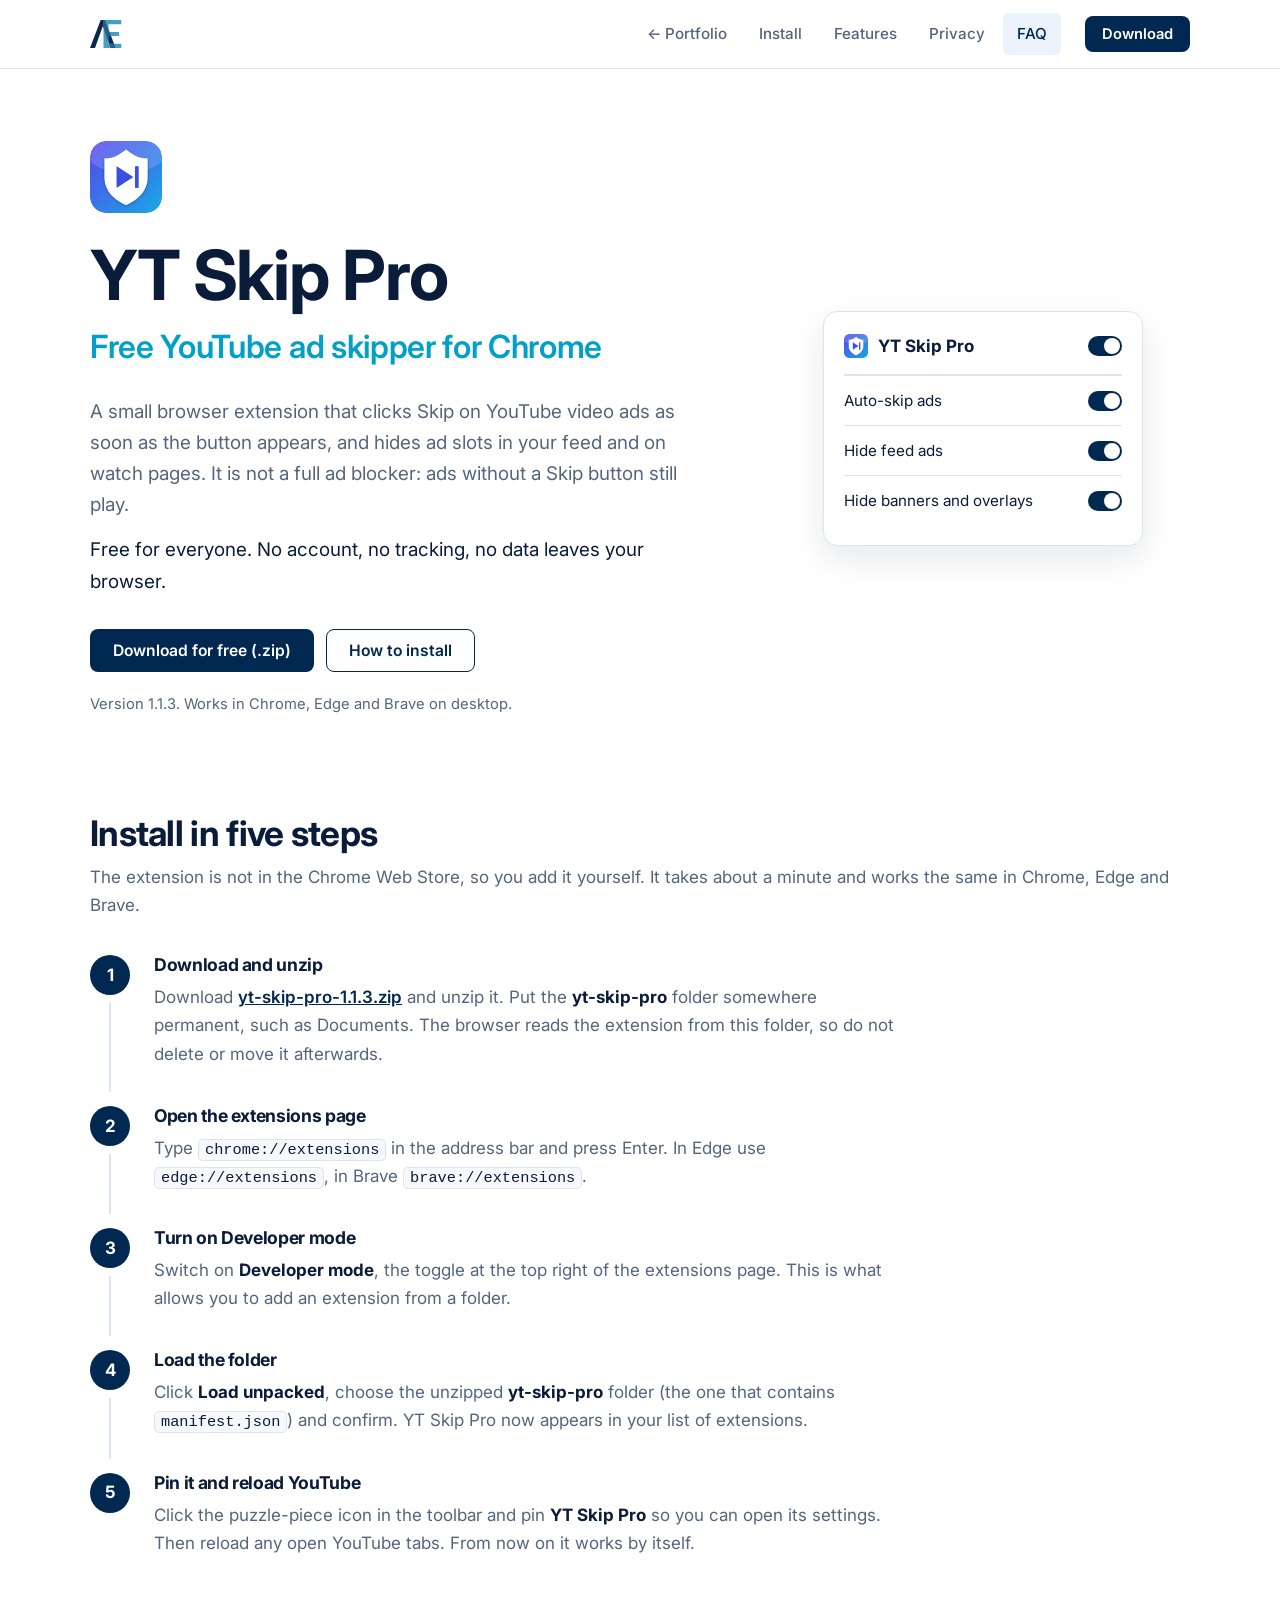
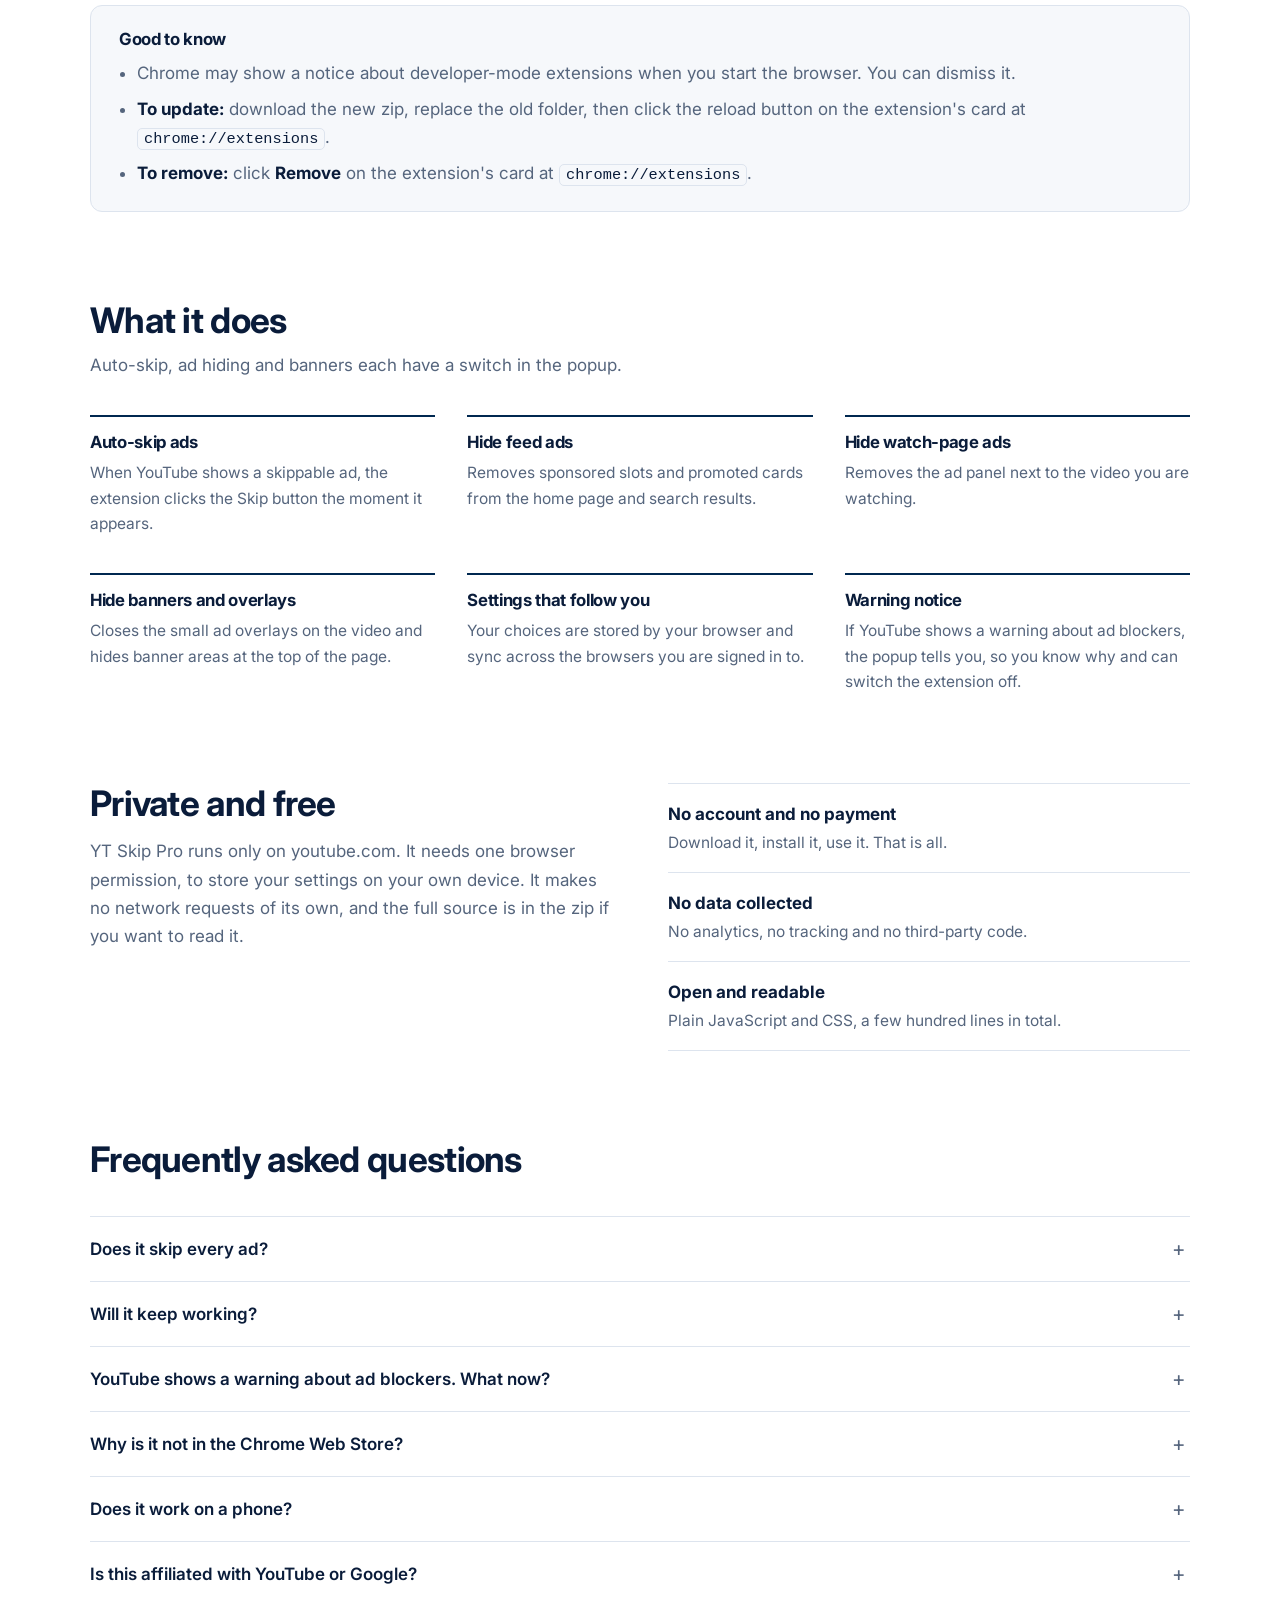
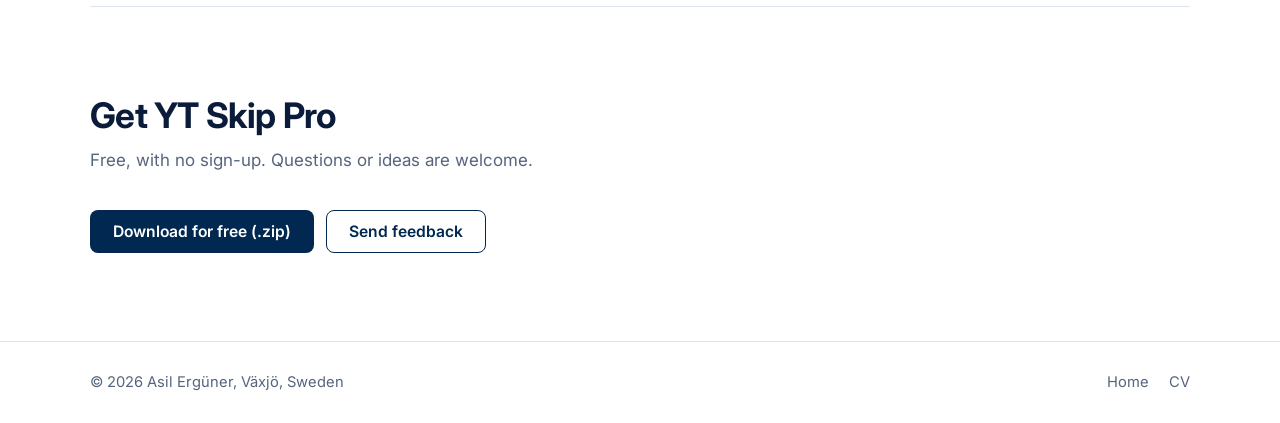
<file: yt-skip-pro.html>
<!DOCTYPE html>
<html lang="en">
<head>
<meta charset="UTF-8">
<meta name="viewport" content="width=device-width, initial-scale=1.0">
<title>YT Skip Pro: free YouTube ad skipper for Chrome</title>
<meta name="description" content="YT Skip Pro is a free browser extension for Chrome, Edge and Brave that clicks Skip on YouTube ads and hides feed ads. No account, no data collection. Download and install in five steps.">
<link rel="canonical" href="https://asilerguner.com/yt-skip-pro.html">
<meta name="robots" content="index, follow">
<meta property="og:type" content="website">
<meta property="og:site_name" content="Asil Ergüner">
<meta property="og:title" content="YT Skip Pro: free YouTube ad skipper for Chrome">
<meta property="og:description" content="A free browser extension that skips YouTube ads and hides feed ads. No account, no tracking.">
<meta property="og:url" content="https://asilerguner.com/yt-skip-pro.html">
<meta name="theme-color" content="#002850">
<script type="application/ld+json">
{"@context":"https://schema.org","@type":"SoftwareApplication","name":"YT Skip Pro","applicationCategory":"BrowserApplication","operatingSystem":"Chrome, Edge, Brave","softwareVersion":"1.1.3","url":"https://asilerguner.com/yt-skip-pro.html","description":"A free browser extension that skips YouTube video ads and hides feed ads. It collects no data.","offers":{"@type":"Offer","price":"0","priceCurrency":"USD"},"author":{"@type":"Person","name":"Asil Ergüner","url":"https://asilerguner.com/"}}
</script>
<link rel="icon" href="assets/brand/favicon.ico" sizes="32x32">
<link rel="icon" type="image/svg+xml" href="assets/brand/favicon.svg">
<link rel="apple-touch-icon" href="assets/brand/favicon-180.png">
<link rel="preconnect" href="https://fonts.googleapis.com">
<link rel="preconnect" href="https://fonts.gstatic.com" crossorigin>
<link href="https://fonts.googleapis.com/css2?family=Inter:wght@400;500;600;700&display=swap" rel="stylesheet">
<link rel="stylesheet" href="home.css">
<link rel="stylesheet" href="cw.css">
<link rel="stylesheet" href="yt.css">
</head>
<body>
<header class="top">
  <div class="wrap bar">
    <a href="index.html" class="logo" aria-label="Asil Ergüner, home"><img src="assets/brand/ae-mark.svg" alt="AE"></a>
    <nav class="links" aria-label="Main">
      <a href="index.html#apps">&larr; Portfolio</a>
      <a href="#install">Install</a>
      <a href="#features">Features</a>
      <a href="#privacy">Privacy</a>
      <a href="#faq">FAQ</a>
    </nav>
    <a class="btn btn-primary btn-sm cta-top" href="downloads/yt-skip-pro-1.1.3.zip" download>Download</a>
    <button class="menu-btn" id="menuBtn" aria-label="Menu" aria-expanded="false" aria-controls="menu"><span></span><span></span><span></span></button>
  </div>
  <nav class="menu" id="menu" aria-label="Mobile">
    <a href="index.html#apps">&larr; Portfolio</a>
    <a href="#install">Install</a>
    <a href="#features">Features</a>
    <a href="#privacy">Privacy</a>
    <a href="#faq">FAQ</a>
    <a href="downloads/yt-skip-pro-1.1.3.zip" download>Download</a>
  </nav>
</header>

<main id="top">

<section class="hero">
  <div class="wrap hero-grid">
    <div class="intro">
      <img class="appicon" src="assets/apps/yt-skip-pro-icon.png" alt="YT Skip Pro icon" width="72" height="72">
      <h1>YT Skip Pro</h1>
      <p class="role">Free YouTube ad skipper for Chrome</p>
      <p class="lead">A small browser extension that clicks Skip on YouTube video ads as soon as the button appears, and hides ad slots in your feed and on watch pages. It is not a full ad blocker: ads without a Skip button still play.</p>
      <p class="lead lead2">Free for everyone. No account, no tracking, no data leaves your browser.</p>
      <div class="cta">
        <a class="btn btn-primary" href="downloads/yt-skip-pro-1.1.3.zip" download>Download for free (.zip)</a>
        <a class="btn btn-line" href="#install">How to install</a>
      </div>
      <p class="req">Version 1.1.3. Works in Chrome, Edge and Brave on desktop.</p>
    </div>
    <div class="panel" aria-hidden="true">
      <div class="panel-head"><img src="assets/apps/yt-skip-pro-icon.png" alt="" width="24" height="24"><strong>YT Skip Pro</strong><span class="sw on"></span></div>
      <ul>
        <li>Auto-skip ads<span class="sw on"></span></li>
        <li>Hide feed ads<span class="sw on"></span></li>
        <li>Hide banners and overlays<span class="sw on"></span></li>
      </ul>
    </div>
  </div>
</section>

<section class="section" id="install">
  <div class="wrap">
    <div class="head" data-reveal>
      <h2>Install in five steps</h2>
      <p>The extension is not in the Chrome Web Store, so you add it yourself. It takes about a minute and works the same in Chrome, Edge and Brave.</p>
    </div>
    <ol class="steplist">
      <li data-reveal>
        <h3>Download and unzip</h3>
        <p>Download <a class="ulink" href="downloads/yt-skip-pro-1.1.3.zip" download>yt-skip-pro-1.1.3.zip</a> and unzip it. Put the <strong>yt-skip-pro</strong> folder somewhere permanent, such as Documents. The browser reads the extension from this folder, so do not delete or move it afterwards.</p>
      </li>
      <li data-reveal>
        <h3>Open the extensions page</h3>
        <p>Type <code>chrome://extensions</code> in the address bar and press Enter. In Edge use <code>edge://extensions</code>, in Brave <code>brave://extensions</code>.</p>
      </li>
      <li data-reveal>
        <h3>Turn on Developer mode</h3>
        <p>Switch on <strong>Developer mode</strong>, the toggle at the top right of the extensions page. This is what allows you to add an extension from a folder.</p>
      </li>
      <li data-reveal>
        <h3>Load the folder</h3>
        <p>Click <strong>Load unpacked</strong>, choose the unzipped <strong>yt-skip-pro</strong> folder (the one that contains <code>manifest.json</code>) and confirm. YT Skip Pro now appears in your list of extensions.</p>
      </li>
      <li data-reveal>
        <h3>Pin it and reload YouTube</h3>
        <p>Click the puzzle-piece icon in the toolbar and pin <strong>YT Skip Pro</strong> so you can open its settings. Then reload any open YouTube tabs. From now on it works by itself.</p>
      </li>
    </ol>
    <div class="note" data-reveal>
      <h3>Good to know</h3>
      <ul>
        <li>Chrome may show a notice about developer-mode extensions when you start the browser. You can dismiss it.</li>
        <li><strong>To update:</strong> download the new zip, replace the old folder, then click the reload button on the extension's card at <code>chrome://extensions</code>.</li>
        <li><strong>To remove:</strong> click <strong>Remove</strong> on the extension's card at <code>chrome://extensions</code>.</li>
      </ul>
    </div>
  </div>
</section>

<section class="section" id="features">
  <div class="wrap">
    <div class="head" data-reveal>
      <h2>What it does</h2>
      <p>Auto-skip, ad hiding and banners each have a switch in the popup.</p>
    </div>
    <div class="grid3">
      <div data-reveal><h3>Auto-skip ads</h3><p>When YouTube shows a skippable ad, the extension clicks the Skip button the moment it appears.</p></div>
      <div data-reveal><h3>Hide feed ads</h3><p>Removes sponsored slots and promoted cards from the home page and search results.</p></div>
      <div data-reveal><h3>Hide watch-page ads</h3><p>Removes the ad panel next to the video you are watching.</p></div>
      <div data-reveal><h3>Hide banners and overlays</h3><p>Closes the small ad overlays on the video and hides banner areas at the top of the page.</p></div>
      <div data-reveal><h3>Settings that follow you</h3><p>Your choices are stored by your browser and sync across the browsers you are signed in to.</p></div>
      <div data-reveal><h3>Warning notice</h3><p>If YouTube shows a warning about ad blockers, the popup tells you, so you know why and can switch the extension off.</p></div>
    </div>
  </div>
</section>

<section class="section" id="privacy">
  <div class="wrap two">
    <div data-reveal>
      <h2 class="h2s">Private and free</h2>
      <p class="ptxt">YT Skip Pro runs only on youtube.com. It needs one browser permission, to store your settings on your own device. It makes no network requests of its own, and the full source is in the zip if you want to read it.</p>
    </div>
    <ul class="checks" data-reveal>
      <li><strong>No account and no payment</strong><span>Download it, install it, use it. That is all.</span></li>
      <li><strong>No data collected</strong><span>No analytics, no tracking and no third-party code.</span></li>
      <li><strong>Open and readable</strong><span>Plain JavaScript and CSS, a few hundred lines in total.</span></li>
    </ul>
  </div>
</section>

<section class="section" id="faq">
  <div class="wrap">
    <div class="head" data-reveal><h2>Frequently asked questions</h2></div>
    <div class="faq">
      <details><summary>Does it skip every ad?</summary><p>No. It clicks Skip on ads that offer a Skip button and hides ad slots on the page. Ads that cannot be skipped still play. The extension never mutes or fast-forwards them, because YouTube detects that easily.</p></details>
      <details><summary>Will it keep working?</summary><p>YouTube changes its page often and may break any extension of this kind without notice. If it stops working, download the latest version from this page.</p></details>
      <details><summary>YouTube shows a warning about ad blockers. What now?</summary><p>Switch the extension off in the popup and reload the page. The popup shows a notice when YouTube has shown such a warning.</p></details>
      <details><summary>Why is it not in the Chrome Web Store?</summary><p>It is shared here directly and for free. Adding it from a folder takes one minute, and the steps above show how.</p></details>
      <details><summary>Does it work on a phone?</summary><p>No. It is a desktop extension for Chrome, Edge and Brave.</p></details>
      <details><summary>Is this affiliated with YouTube or Google?</summary><p>No. YT Skip Pro is an independent personal project. YouTube is a trademark of Google LLC. Many creators earn from ads, so consider supporting the channels you enjoy in other ways.</p></details>
    </div>
  </div>
</section>

<section class="section" id="get">
  <div class="wrap">
    <div class="head" data-reveal>
      <h2>Get YT Skip Pro</h2>
      <p>Free, with no sign-up. Questions or ideas are welcome.</p>
    </div>
    <div class="cta">
      <a class="btn btn-primary" href="downloads/yt-skip-pro-1.1.3.zip" download>Download for free (.zip)</a>
      <a class="btn btn-line" href="index.html#contact">Send feedback</a>
    </div>
  </div>
</section>

</main>

<footer>
  <div class="wrap">
    <p>&copy; <span id="year"></span> Asil Ergüner, Växjö, Sweden</p>
    <nav aria-label="Footer"><a href="index.html">Home</a><a href="assets/asil-erguner-cv.pdf" target="_blank" rel="noopener">CV</a></nav>
  </div>
</footer>

<script src="home.js"></script>
</body>
</html>
</file>
<file: home.css>
/* Asil Ergüner home page. Calm, professional. Subpages keep style.css. */
:root{--ink:#0a1c3a;--navy:#002850;--cyan:#00a0c8;--sky:#eaf3fb;--paper:#f6f8fb;--muted:#55657d;--line:#dde4ee;--font:"Inter","Segoe UI",system-ui,-apple-system,sans-serif}
*{box-sizing:border-box}
html{scroll-behavior:smooth;scroll-padding-top:84px}
body{margin:0;font:400 1.0625rem/1.65 var(--font);color:var(--ink);background:#fff;-webkit-font-smoothing:antialiased;overflow-x:hidden}
h1,h2,h3,h4{margin:0;font-weight:700;letter-spacing:-.02em;line-height:1.15}
p{margin:0}
a{color:inherit}
img{max-width:100%}
.wrap{width:min(1100px,100% - 48px);margin:0 auto}
:focus-visible{outline:3px solid var(--cyan);outline-offset:3px;border-radius:6px}

@view-transition{navigation:auto}
::view-transition-old(root){animation:vtOut .2s ease both}
::view-transition-new(root){animation:vtIn .3s ease both}
@keyframes vtOut{to{opacity:0}}
@keyframes vtIn{from{opacity:0}}

/* buttons */
.btn{display:inline-flex;align-items:center;justify-content:center;padding:13px 22px;border-radius:8px;font:600 .98rem/1 var(--font);border:1.5px solid transparent;cursor:pointer;text-decoration:none;transition:background .2s,color .2s,border-color .2s}
.btn-primary{background:var(--navy);color:#fff}
.btn-primary:hover{background:var(--ink)}
.btn-line{background:#fff;color:var(--navy);border-color:var(--navy)}
.btn-line:hover{background:var(--navy);color:#fff}
.btn-sm{padding:10px 16px;font-size:.92rem}
.btn[disabled]{opacity:.6;cursor:default}

/* header */
.top{position:sticky;top:0;z-index:50;background:rgba(255,255,255,.94);backdrop-filter:blur(8px);border-bottom:1px solid var(--line)}
.bar{display:flex;align-items:center;gap:24px;height:68px}
.logo{display:flex}.logo img{height:28px;width:auto;display:block}
.links{display:flex;gap:4px;margin-left:auto}
.links a{padding:8px 14px;border-radius:6px;text-decoration:none;font-weight:500;font-size:.95rem;color:var(--muted)}
.links a:hover{color:var(--ink);background:var(--paper)}
.links a[aria-current="true"]{color:var(--navy);background:var(--sky)}
.menu-btn{display:none;width:44px;height:44px;border:0;background:transparent;cursor:pointer;margin-left:auto}
.menu-btn span{display:block;width:20px;height:2px;background:var(--ink);margin:5px auto;border-radius:2px;transition:transform .25s,opacity .25s}
.menu-btn[aria-expanded="true"] span:nth-child(1){transform:translateY(7px) rotate(45deg)}
.menu-btn[aria-expanded="true"] span:nth-child(2){opacity:0}
.menu-btn[aria-expanded="true"] span:nth-child(3){transform:translateY(-7px) rotate(-45deg)}
.menu{display:none;border-top:1px solid var(--line);background:#fff;padding:8px 24px 16px}
.menu.open{display:flex;flex-direction:column}
.menu a{padding:12px 0;text-decoration:none;font-weight:500;border-bottom:1px solid var(--line)}
.menu a:last-child{border-bottom:0}

/* hero */
.hero{padding:72px 0 0}
.hero-grid{display:grid;grid-template-columns:1.2fr .8fr;gap:64px;align-items:center}
.hero h1{font-size:clamp(2.6rem,5.4vw,4.4rem);line-height:1.1;margin-bottom:8px;max-width:17em}
.lead{font-size:1.18rem;color:var(--muted);max-width:34em}
.cta{display:flex;flex-wrap:wrap;gap:12px;margin-top:32px}
.portrait{display:block;width:100%;height:auto;max-width:400px;margin-left:auto;aspect-ratio:4/5;object-fit:cover;object-position:68% 50%;border-radius:14px;border:1px solid var(--line)}
.facts-strip{display:grid;grid-template-columns:repeat(3,1fr);gap:24px;margin-top:64px;padding:28px 0;border-top:1px solid var(--line);border-bottom:1px solid var(--line)}
.facts-strip b{display:block;font-size:1.9rem;font-weight:700;letter-spacing:-.02em;color:var(--navy);line-height:1.1}
.facts-strip span{color:var(--muted);font-size:.95rem}

/* sections */
.section{padding:88px 0 0}
.head{margin-bottom:36px}
.head h2{font-size:clamp(1.6rem,2.8vw,2.2rem);margin-bottom:10px}
.head p{color:var(--muted);max-width:38em}

.own-grid{display:grid;grid-template-columns:repeat(4,1fr);gap:32px}
.own-grid>div{border-top:2px solid var(--navy);padding-top:16px}
.own-grid h3{font-size:1.05rem;margin-bottom:8px}
.own-grid p{color:var(--muted);font-size:.97rem}

.cases{border-top:1px solid var(--line)}
.case{display:grid;grid-template-columns:.9fr 1.3fr 1fr;gap:40px;padding:32px 0;border-bottom:1px solid var(--line)}
.case h3{font-size:1.3rem;margin-bottom:10px}
.tag{display:inline-block;background:var(--sky);color:var(--navy);font-size:.82rem;font-weight:600;padding:4px 10px;border-radius:6px}
.case h4{font-size:.9rem;color:var(--muted);font-weight:600;margin-bottom:6px;letter-spacing:0}
.case p{font-size:1rem}
.case a{color:var(--navy);font-weight:600}

.steps{list-style:none;margin:0;padding:0;display:grid;grid-template-columns:repeat(3,1fr);gap:32px 28px;counter-reset:s}
.steps li{counter-increment:s;border-top:2px solid var(--line);padding-top:16px}
.steps li::before{content:counter(s);display:block;font-weight:700;color:var(--cyan);margin-bottom:6px}
.steps h3{font-size:1.05rem;margin-bottom:8px}
.steps p{color:var(--muted);font-size:.97rem}

.about{display:grid;grid-template-columns:1.1fr .9fr;gap:64px;align-items:start}
.about h2{font-size:clamp(1.6rem,2.8vw,2.2rem);margin-bottom:18px}
.about .txt p+p{margin-top:14px}
.facts{margin:0;border-top:1px solid var(--line)}
.facts>div{display:grid;grid-template-columns:130px 1fr;gap:16px;padding:16px 0;border-bottom:1px solid var(--line)}
.facts dt{font-weight:600;color:var(--muted);font-size:.93rem}
.facts dd{margin:0;font-size:.98rem}
.badges{display:flex;flex-wrap:nowrap;gap:16px;align-items:center}
.badges img{width:64px;height:64px;object-fit:contain;flex:none}

.apps{list-style:none;margin:0;padding:0;border-top:1px solid var(--line)}
.apps a{display:grid;grid-template-columns:48px 1fr auto;gap:20px;align-items:center;padding:18px 0;border-bottom:1px solid var(--line);text-decoration:none;transition:background .2s}
.apps a:hover{background:var(--paper)}
.apps img{width:48px;height:48px;border-radius:11px;object-fit:cover}
.apps b{display:block;font-size:1.05rem}
.apps span{color:var(--muted);font-size:.95rem}
.apps em{font-style:normal;font-size:.85rem;color:var(--muted);white-space:nowrap}

/* contact */
.contact{margin-top:96px;padding:80px 0;background:var(--paper);border-top:1px solid var(--line)}
.contact-grid{display:grid;grid-template-columns:1fr 1fr;gap:64px;align-items:start}
.contact h2{font-size:clamp(1.6rem,2.8vw,2.2rem);margin-bottom:14px}
.form{background:#fff;border:1px solid var(--line);border-radius:12px;padding:28px;display:grid;gap:8px}
.form label{font-weight:600;font-size:.92rem;margin-top:6px}
.form input,.form textarea{width:100%;font:inherit;padding:12px 14px;border:1px solid var(--line);border-radius:8px;background:#fff;color:var(--ink)}
.form input:focus,.form textarea:focus{outline:2px solid var(--cyan);border-color:var(--cyan)}
.form textarea{min-height:130px;resize:vertical}
.form .btn{margin-top:12px;justify-self:start}
.note-form{font-size:.92rem;color:var(--muted);min-height:1.4em}

footer{padding:28px 0;border-top:1px solid var(--line);font-size:.92rem;color:var(--muted)}
footer .wrap{display:flex;flex-wrap:wrap;gap:12px 24px;justify-content:space-between}
footer nav{display:flex;gap:20px}
footer a{text-decoration:none}footer a:hover{color:var(--ink);text-decoration:underline}

/* subtle reveal */
[data-reveal]{opacity:0;transform:translateY(10px);transition:opacity .5s ease,transform .5s ease}
[data-reveal].in{opacity:1;transform:none}

@media (max-width:900px){
  .hero{padding-top:44px}
  .hero-grid,.about,.contact-grid{grid-template-columns:1fr;gap:40px}
  .portrait{margin:0;max-width:320px}
  .own-grid,.steps{grid-template-columns:1fr 1fr}
  .case{grid-template-columns:1fr;gap:16px}
  .links,.cta-top{display:none}
  .menu-btn{display:block}
}
@media (max-width:560px){
  .wrap{width:calc(100% - 36px)}
  .facts-strip{grid-template-columns:1fr;gap:16px}
  .own-grid,.steps{grid-template-columns:1fr}
  .facts>div{grid-template-columns:1fr;gap:4px}
  .apps a{grid-template-columns:48px 1fr}
  .apps em{grid-column:2}
  .section{padding-top:64px}
}
@media (prefers-reduced-motion:reduce){
  html{scroll-behavior:auto}
  [data-reveal]{opacity:1;transform:none;transition:none}
  @view-transition{navigation:none}
}

.tagline{font-weight:600;font-size:.95rem;color:var(--cyan);margin-bottom:18px}
.hero{padding-bottom:8px}
.lead2{margin-top:14px;color:var(--ink)}

.hobbies{display:grid;grid-template-columns:repeat(2,minmax(0,360px));gap:24px}
.hobbies figure{margin:0}
.hobbies img{display:block;width:100%;height:auto;aspect-ratio:4/3;object-fit:cover;border-radius:12px;border:1px solid var(--line)}
.hobbies figcaption{margin-top:10px;color:var(--muted);font-size:.95rem}
@media (max-width:560px){.hobbies{grid-template-columns:1fr}}

.xp{list-style:none;margin:0;padding:0;border-top:1px solid var(--line)}
.xp li{display:grid;grid-template-columns:210px 1fr;gap:32px;padding:24px 0;border-bottom:1px solid var(--line)}
.xp .when{font-weight:600;font-size:.95rem;color:var(--navy)}
.xp .when span{display:block;font-weight:400;color:var(--muted);margin-top:2px}
.xp h3{font-size:1.1rem;margin-bottom:6px}
.xp p{color:var(--muted);font-size:.98rem;max-width:44em}
@media (max-width:700px){.xp li{grid-template-columns:1fr;gap:8px}}

.edu{list-style:none;margin:0;padding:0;display:grid;gap:14px}
.edu li{display:grid;grid-template-columns:88px 1fr;gap:16px;align-items:center}
.logo-tile{display:grid;place-items:center;width:88px;height:56px;padding:8px;border:1px solid var(--line);border-radius:8px;background:#fff}
.logo-tile img{display:block;max-width:70px;max-height:38px;width:auto;height:auto;object-fit:contain}
.edu .what{font-weight:500;font-size:.98rem;line-height:1.35}
.edu small{display:block;font-weight:400;color:var(--muted);font-size:.86rem;margin-top:2px}
.badges img{width:56px;height:56px}

.hero .role{font-size:clamp(1.4rem,2.6vw,2rem);font-weight:600;color:var(--cyan);margin:0 0 24px;letter-spacing:-.01em}
</file>
<file: app.css>
/* App pages (Carlee, Pursera): builds on home.css */
.hero{padding-bottom:8px}
.appicon{display:block;width:72px;height:72px;border-radius:16px;border:1px solid var(--line);margin-bottom:24px}
.hero .role{margin-bottom:22px}
.hero .req{margin-top:20px;font-size:.92rem;color:var(--muted)}
.duo{display:flex;gap:20px;justify-content:center;align-items:flex-start}
.duo img{width:calc(50% - 10px);max-width:230px;height:auto;border-radius:22px;border:1px solid var(--line);box-shadow:0 12px 32px rgba(10,28,58,.10)}
.duo img:nth-child(2){margin-top:36px}
.grid3{display:grid;grid-template-columns:repeat(3,1fr);gap:36px 32px}
.grid3>div{border-top:2px solid var(--navy);padding-top:16px}
.grid3 h3{font-size:1.05rem;margin-bottom:8px}
.grid3 p{color:var(--muted);font-size:.97rem}
.tag{display:inline-block;margin-left:6px;padding:2px 8px;border-radius:999px;background:var(--sky);color:var(--navy);font-size:.72rem;font-weight:600;letter-spacing:0;vertical-align:2px}
.also{margin-top:32px;color:var(--muted);font-size:.97rem}
.gallery{display:flex;gap:24px;overflow-x:auto;scroll-snap-type:x proximity;padding-bottom:16px}
.gallery figure{margin:0;flex:none;width:210px;scroll-snap-align:start}
.gallery img{display:block;width:100%;height:auto;border-radius:20px;border:1px solid var(--line)}
.gallery figcaption{margin-top:12px;font-size:.9rem;color:var(--muted)}
.gallery figcaption strong{display:block;color:var(--ink);font-size:.95rem;margin-bottom:2px}
.two{display:grid;grid-template-columns:1fr 1fr;gap:56px;align-items:start}
.h2s{font-size:clamp(1.6rem,2.8vw,2.2rem);margin-bottom:14px}
.ptxt{color:var(--muted)}
.ptxt+.ptxt{margin-top:12px}
.ulink{color:var(--navy);font-weight:600;text-decoration:underline}
.checks{list-style:none;margin:0;padding:0}
.checks li{padding:16px 0;border-top:1px solid var(--line)}
.checks li:last-child{border-bottom:1px solid var(--line)}
.checks strong{display:block}
.checks span{color:var(--muted);font-size:.97rem}
.plans{display:grid;grid-template-columns:repeat(2,1fr);gap:24px;}
.plan{border:1px solid var(--line);border-radius:12px;padding:28px}
.plan.pro{border-top:3px solid var(--navy)}
.plan h3{font-size:1.1rem}
.badge{display:inline-block;margin-top:8px;padding:2px 10px;border-radius:999px;background:var(--sky);color:var(--navy);font-size:.8rem;font-weight:600}
.price{font-size:2rem;font-weight:700;letter-spacing:-.02em;margin-top:12px}
.price small{font-size:1rem;font-weight:500;color:var(--muted)}
.psub{color:var(--muted);font-size:.92rem;margin-bottom:16px}
.plan ul{margin:0;padding-left:18px;color:var(--ink);font-size:.97rem}
.plan li+li{margin-top:6px}
.fine{margin-top:20px;font-size:.92rem;color:var(--muted)}
footer{margin-top:88px}
@media (max-width:900px){.grid3{grid-template-columns:1fr 1fr}.two{grid-template-columns:1fr;gap:32px}.duo{justify-content:flex-start}}
@media (max-width:560px){.grid3,.plans{grid-template-columns:1fr}.duo img{max-width:46%}}
.hero .role{font-size:clamp(1.2rem,2.2vw,1.5rem)}

.head p{max-width:none}
</file>
<file: style.css>
:root {
  --navy: #002850;
  --navy-light: #0b3a6e;
  --cyan: #00a0c8;
  --accent-violet: #7c5cff;
  --accent-coral: #ff6584;
  --accent-amber: #ffb648;
  --body-text: #374150;
  --muted: #828c9b;
  --divider: #d2d7de;
  --surface: #ffffff;
  --surface-alt: #f5f7fa;
  --max-width: 1080px;
  --radius: 18px;
  --radius-sm: 10px;
  --shadow-card: 0 4px 20px rgba(0,40,80,0.06);
  --shadow-card-hover: 0 20px 40px rgba(0,40,80,0.14);
  --font-heading: "Poppins", "Segoe UI", system-ui, sans-serif;
  --font-body: "Inter", "Segoe UI", system-ui, -apple-system, "Helvetica Neue", Arial, sans-serif;
}

* { box-sizing: border-box; }

html { scroll-behavior: smooth; }
[id] { scroll-margin-top: 76px; }

body {
  margin: 0;
  font-family: var(--font-body);
  color: var(--body-text);
  background: var(--surface);
  line-height: 1.65;
}

.wrap {
  max-width: var(--max-width);
  margin: 0 auto;
  padding: 0 24px;
}

h1, h2, h3 { font-family: var(--font-heading); color: var(--navy); margin: 0 0 12px; font-weight: 700; }
h2 { font-size: 1.9rem; margin-bottom: 28px; letter-spacing: -0.01em; }
h2.center { text-align: center; }
h3 { font-size: 1.1rem; margin-bottom: 4px; }
p { margin: 0 0 12px; }
a { color: var(--cyan); text-decoration: none; }
a:hover { text-decoration: underline; }

.eyebrow {
  font-family: var(--font-heading);
  color: var(--cyan);
  font-weight: 600;
  font-size: 0.78rem;
  text-transform: uppercase;
  letter-spacing: 0.14em;
  margin-bottom: 8px;
}
.eyebrow.center { text-align: center; }
.section-gap-top { margin-top: 56px; }

/* Header */
.site-header {
  position: sticky;
  top: 0;
  z-index: 100;
  background: rgba(255,255,255,0.92);
  backdrop-filter: blur(6px);
  border-bottom: 1px solid var(--divider);
}
.header-inner {
  position: relative;
  display: flex;
  align-items: center;
  justify-content: space-between;
  height: 60px;
}
.logo {
  font-family: var(--font-heading);
  font-weight: 700;
  color: var(--navy);
  font-size: 1.2rem;
  text-decoration: none;
}
.nav {
  position: absolute;
  top: calc(100% + 8px);
  right: 0;
  left: auto;
  width: 300px;
  max-width: calc(100vw - 48px);
  background: #fff;
  flex-direction: column;
  align-items: flex-start;
  padding: 16px 20px;
  border: 1px solid var(--divider);
  border-radius: 12px;
  box-shadow: var(--shadow-card-hover);
  display: none;
  gap: 16px;
}
.nav.open { display: flex; }
.nav a {
  font-family: var(--font-heading);
  color: var(--body-text);
  font-weight: 500;
  font-size: 0.92rem;
}
.nav a:hover { color: var(--cyan); text-decoration: none; }
.nav-toggle {
  display: block;
  background: none;
  border: none;
  font-size: 1.4rem;
  cursor: pointer;
  color: var(--navy);
}

/* Hero */
.hero {
  position: relative;
  background:
    radial-gradient(circle at 12% 20%, rgba(124,92,255,0.5), transparent 42%),
    radial-gradient(circle at 88% 12%, rgba(255,101,132,0.45), transparent 45%),
    radial-gradient(circle at 50% 100%, rgba(255,182,72,0.32), transparent 55%),
    radial-gradient(circle at 85% 80%, rgba(0,160,200,0.4), transparent 45%),
    linear-gradient(160deg, var(--navy) 0%, var(--navy-light) 100%);
  background-size: 160% 160%;
  animation: heroDrift 16s ease-in-out infinite alternate;
  padding: 56px 0;
  overflow: hidden;
}
@keyframes heroDrift {
  0% { background-position: 0% 0%, 100% 0%, 50% 100%, 100% 100%, 0% 0%; }
  100% { background-position: 15% 15%, 85% 15%, 55% 85%, 90% 90%, 0% 0%; }
}
.hero::before {
  content: "";
  position: absolute;
  inset: 0;
  background-image: radial-gradient(rgba(255,255,255,0.14) 1px, transparent 1px);
  background-size: 22px 22px;
  pointer-events: none;
}
.hero .wrap { position: relative; z-index: 1; }

.hero-split {
  display: grid;
  grid-template-columns: minmax(280px, 340px) 1fr;
  gap: 28px;
  align-items: stretch;
}

.hero-card, .hero-info {
  background: #fff;
  border-radius: 24px;
  box-shadow: 0 24px 60px rgba(0,10,25,0.35);
  overflow: hidden;
}
.hero-card { text-align: center; display: flex; flex-direction: column; align-items: center; padding: 0; }
.hero-info { text-align: left; padding: 40px 32px; }

.hero-photo {
  width: 100%;
  aspect-ratio: 3 / 2;
  object-fit: cover;
  object-position: 62% 35%;
  display: block;
}
.hero-card-body {
  padding: 28px 32px 32px;
  display: flex;
  flex-direction: column;
  align-items: center;
  width: 100%;
}
.hero-card h1 { font-size: 1.6rem; margin-bottom: 4px; }
.hero-role { color: var(--cyan); font-weight: 600; font-size: 0.92rem; margin-bottom: 20px; }

.social-row { display: flex; gap: 10px; margin-bottom: 24px; }
.social-row a {
  width: 38px;
  height: 38px;
  border-radius: 50%;
  background: var(--surface-alt);
  color: var(--navy);
  display: flex;
  align-items: center;
  justify-content: center;
}
.social-row a svg { width: 18px; height: 18px; }
.social-row a:hover { background: var(--cyan); color: #fff; }

.hero-actions { display: flex; gap: 10px; justify-content: center; flex-wrap: nowrap; width: 100%; }
.hero-card .btn { flex: 1; text-align: center; min-width: 0; padding-left: 14px; padding-right: 14px; white-space: nowrap; }

.hero-info .about-text { color: var(--body-text); margin-bottom: 24px; }

.fact-grid {
  display: grid;
  grid-template-columns: 1fr 1fr;
  gap: 12px;
}
.fact-pill {
  display: flex;
  flex-direction: column;
  gap: 6px;
  background: var(--surface-alt);
  border-radius: 12px;
  padding: 12px 16px;
}
.fact-label {
  align-self: flex-start;
  background: var(--cyan);
  color: #fff;
  font-size: 0.7rem;
  font-weight: 600;
  text-transform: uppercase;
  letter-spacing: 0.06em;
  padding: 3px 9px;
  border-radius: 999px;
}
.fact-value { font-weight: 600; color: var(--navy); font-size: 0.95rem; }

@media (max-width: 800px) {
  .hero-split { grid-template-columns: 1fr; }
  .fact-grid { grid-template-columns: 1fr; }
}

/* Buttons */
.btn {
  display: inline-block;
  font-family: var(--font-heading);
  padding: 11px 24px;
  border-radius: 999px;
  font-weight: 600;
  font-size: 0.92rem;
  text-decoration: none;
  text-align: center;
  border: 1px solid transparent;
  transition: transform 0.15s ease, opacity 0.15s ease;
}
.btn:hover { text-decoration: none; opacity: 0.92; }
.btn-icon { display: inline-flex; align-items: center; justify-content: center; gap: 8px; }
.btn-icon svg { width: 16px; height: 16px; flex-shrink: 0; }
.btn-primary { background: var(--cyan); color: #fff; }
.btn-outline { background: transparent; color: #fff; border: 1px solid rgba(255,255,255,0.6); }
.btn-outline-navy { background: transparent; color: var(--navy); border: 1px solid var(--divider); }
.btn-outline-navy:hover { background: var(--surface-alt); border-color: var(--navy); }
.btn-small { background: var(--navy); color: #fff; padding: 7px 16px; font-size: 0.85rem; border-radius: 999px; }

/* Sections */
.section { padding: 64px 0; }
.section-alt { background: var(--surface-alt); }
.section-intro { color: var(--muted); margin-bottom: 32px; max-width: 640px; }
#hobbies .section-intro { max-width: none; }
.sub-heading { margin-top: 56px; }

.about-text { max-width: 760px; color: var(--body-text); font-size: 1.02rem; }

.about-grid {
  display: grid;
  grid-template-columns: repeat(auto-fit, minmax(240px, 1fr));
  gap: 24px;
  margin-top: 32px;
}
.about-card {
  background: var(--surface);
  border: 1px solid var(--divider);
  border-radius: var(--radius);
  box-shadow: var(--shadow-card);
  padding: 20px 22px;
}
.about-card h3 { color: var(--cyan); font-size: 1rem; text-transform: uppercase; letter-spacing: 0.03em; }

.tag-list, .plain-list { list-style: none; padding: 0; margin: 0; }
.tag-list li, .plain-list li {
  padding: 6px 0;
  border-bottom: 1px solid var(--divider);
  font-size: 0.92rem;
}
.tag-list li:last-child, .plain-list li:last-child { border-bottom: none; }

/* Timeline */
.timeline { display: flex; flex-direction: column; gap: 28px; }
.timeline-item {
  display: grid;
  grid-template-columns: 160px 56px 1fr;
  grid-template-areas: "date badge content";
  gap: 20px;
  align-items: start;
}
.timeline-date {
  grid-area: date;
  color: var(--cyan);
  font-weight: 600;
  font-size: 0.88rem;
  white-space: nowrap;
  padding-top: 10px;
}
.timeline-item .org-badge { grid-area: badge; }
.timeline-item .timeline-content { grid-area: content; }
.timeline-content h3 span { color: var(--navy); font-weight: 700; }
.timeline-loc { color: var(--muted); font-size: 0.88rem; margin-bottom: 8px; }
.timeline-content p:not(.timeline-loc) { font-size: 0.95rem; }

/* Logo / monogram badges */
.org-badge {
  width: 56px;
  height: 56px;
  border-radius: 12px;
  background: var(--surface);
  border: 1px solid var(--divider);
  display: flex;
  align-items: center;
  justify-content: center;
  overflow: hidden;
  flex-shrink: 0;
}
.org-badge img { width: 100%; height: 100%; object-fit: contain; padding: 8px; box-sizing: border-box; }
.org-badge img.logo-darken { filter: brightness(0.55) contrast(1.4); }
.org-badge.badge-mono {
  background: linear-gradient(150deg, var(--navy), var(--navy-light));
  color: #fff;
  font-weight: 700;
  font-size: 0.85rem;
  letter-spacing: 0.02em;
  border: none;
}

/* Skills as service cards */
.services-grid {
  display: grid;
  grid-template-columns: repeat(auto-fit, minmax(230px, 1fr));
  gap: 24px;
  margin-top: 36px;
}
.service-card {
  background: var(--surface);
  border: 1px solid var(--divider);
  border-radius: var(--radius);
  box-shadow: var(--shadow-card);
  padding: 32px 26px;
  text-align: center;
}
.service-icon {
  width: 64px;
  height: 64px;
  border-radius: 50%;
  background: linear-gradient(150deg, var(--cyan), var(--navy));
  color: #fff;
  display: flex;
  align-items: center;
  justify-content: center;
  margin: 0 auto 18px;
  box-shadow: 0 10px 22px rgba(0,160,200,0.28);
}
.service-icon svg { width: 26px; height: 26px; }
.service-card h3 { font-size: 1.05rem; margin-bottom: 8px; }
.service-card p { font-size: 0.88rem; color: var(--muted); margin: 0; }

/* Certificate badge cards */
.cert-grid {
  display: grid;
  grid-template-columns: repeat(auto-fit, minmax(150px, 1fr));
  gap: 16px;
}
.cert-card {
  background: var(--surface-alt);
  border: 1px solid var(--divider);
  border-radius: var(--radius);
  box-shadow: var(--shadow-card);
  padding: 18px 16px;
  text-align: center;
  display: flex;
  flex-direction: column;
  align-items: center;
  gap: 10px;
}
.cert-card p { font-size: 0.82rem; color: var(--body-text); margin: 0; line-height: 1.4; }
.cert-badge { width: 92px; height: 92px; display: flex; align-items: center; justify-content: center; }
.cert-badge img { width: 100%; height: 100%; object-fit: contain; }

/* Projects */
.project-grid {
  display: grid;
  grid-template-columns: repeat(auto-fit, minmax(260px, 1fr));
  gap: 24px;
}
.project-card {
  background: var(--surface);
  border: 1px solid var(--divider);
  border-radius: var(--radius);
  box-shadow: var(--shadow-card);
  padding: 24px;
  display: flex;
  flex-direction: column;
  gap: 14px;
}
.project-card-wide { grid-column: 1 / -1; flex-direction: row; align-items: flex-start; }
.project-card-wide .project-body { flex: 1; }
.project-icon {
  width: 64px;
  height: 64px;
  border-radius: 14px;
  object-fit: cover;
  flex-shrink: 0;
}
.project-icon-brand {
  display: flex;
  align-items: center;
  justify-content: center;
  background: var(--navy);
  color: var(--cyan);
  font-weight: 700;
  font-size: 1.1rem;
}
.project-sub { color: var(--muted); font-size: 0.85rem; margin-bottom: 6px; }
.project-body p { font-size: 0.95rem; }
.project-body { display: flex; flex-direction: column; flex: 1; }
.project-body .btn-small { margin-top: auto; align-self: flex-start; }
.chip-list { list-style: none; display: flex; flex-wrap: wrap; gap: 8px; padding: 0; margin: 8px 0 16px; }
.chip-list li {
  background: var(--surface-alt);
  border: 1px solid var(--divider);
  color: var(--navy);
  font-size: 0.82rem;
  padding: 5px 12px;
  border-radius: 999px;
}

/* Hobbies */
.hobby-grid {
  display: grid;
  grid-template-columns: repeat(auto-fit, minmax(260px, 1fr));
  gap: 24px;
  margin-top: 8px;
}
.hobby-card {
  margin: 0;
  border-radius: var(--radius);
  overflow: hidden;
  box-shadow: var(--shadow-card);
  background: var(--surface);
}
.hobby-card img { width: 100%; height: 260px; object-fit: cover; display: block; }
.hobby-photo-pair { display: flex; height: 260px; }
.hobby-photo-pair img { width: 50%; height: 100%; }
.hobby-card figcaption {
  padding: 14px 18px;
  font-family: var(--font-heading);
  font-weight: 600;
  color: var(--navy);
  font-size: 0.95rem;
}
.hobby-card:hover { transform: translateY(-6px); box-shadow: var(--shadow-card-hover); }

/* Contact form */
.contact-form {
  max-width: 560px;
  margin: 0 auto 28px;
  text-align: left;
  background: #fff;
  border: 1px solid var(--divider);
  border-radius: var(--radius);
  box-shadow: var(--shadow-card);
  padding: 32px;
}
.form-row { display: flex; gap: 14px; margin-bottom: 14px; }
.form-row input { flex: 1; }
.contact-form input, .contact-form textarea {
  width: 100%;
  font-family: var(--font-body);
  font-size: 0.95rem;
  padding: 12px 14px;
  border: 1px solid var(--divider);
  border-radius: var(--radius-sm);
  background: var(--surface-alt);
  color: var(--body-text);
  resize: vertical;
}
.contact-form textarea { margin-bottom: 16px; }
.contact-form input:focus, .contact-form textarea:focus {
  outline: none;
  border-color: var(--cyan);
  background: #fff;
}
.contact-form .btn { width: 100%; border: none; cursor: pointer; }
.form-note { margin: 12px 0 0; font-size: 0.85rem; color: var(--cyan); min-height: 1.2em; }
@media (max-width: 560px) {
  .form-row { flex-direction: column; gap: 0; }
}

/* Contact */
.contact-section { text-align: center; }
.contact-section .section-intro { margin-left: auto; margin-right: auto; }
.contact-actions { display: flex; gap: 14px; justify-content: center; flex-wrap: wrap; margin-top: 8px; }
.contact-section .btn-outline, .contact-section .btn-primary {
  color: #fff;
}
.contact-section .btn-outline { background: var(--navy); border: 1px solid var(--navy); }

/* Footer */
.site-footer {
  background: var(--navy);
  color: #a9c3da;
  padding: 24px 0;
  text-align: center;
  font-size: 0.85rem;
}
.site-footer a { color: #d7e6f2; }
.flag-icon { width: 18px; height: 18px; border-radius: 50%; vertical-align: middle; margin-right: 4px; object-fit: cover; }

/* ComplianceWorks page */
.hero-inner { display: flex; flex-direction: column; align-items: center; text-align: center; }
.cw-logo { width: 96px; height: 96px; margin: 0 auto 24px; display: block; border-radius: 20px; object-fit: contain; }

.cw-badge {
  display: inline-flex;
  align-items: center;
  gap: 10px;
  background: #fff;
  box-shadow: 0 8px 20px rgba(0,0,0,0.2);
  color: var(--muted);
  font-family: var(--font-heading);
  font-size: 0.85rem;
  font-weight: 600;
  letter-spacing: 0.04em;
  padding: 11px 22px 11px 24px;
  border-radius: 999px;
  margin-bottom: 24px;
}
.cw-badge-logo { height: 22px; width: auto; display: block; }
.cw-tagline {
  color: rgba(255,255,255,0.88);
  font-size: 1.1rem;
  max-width: 560px;
  margin: 0 0 28px;
}
.cw-stats {
  display: flex;
  gap: 40px;
  justify-content: center;
  flex-wrap: wrap;
  margin-top: 40px;
  padding-top: 32px;
  border-top: 1px solid rgba(255,255,255,0.15);
  width: 100%;
  max-width: 480px;
}
.cw-stat { display: flex; flex-direction: column; align-items: center; }
.cw-stat strong { font-family: var(--font-heading); color: #fff; font-size: 1.8rem; font-weight: 700; }
.cw-stat span { color: rgba(255,255,255,0.7); font-size: 0.8rem; margin-top: 2px; }
.cw-logo-wide-card {
  background: #fff;
  display: inline-block;
  padding: 34px 68px;
  border-radius: 16px;
  margin: 0 auto 24px;
  box-shadow: 0 14px 40px rgba(0,0,0,0.3);
}
.cw-logo-wide { display: block; height: 140px; width: auto; max-width: 100%; }
@media (max-width: 600px) {
  .cw-logo-wide-card { padding: 20px 32px; }
  .cw-logo-wide { height: 85px; }
}
.cw-feature-grid { margin-top: 20px; }
.cw-statement { background: var(--navy); padding: 44px 0; text-align: center; }
.cw-statement-text {
  color: #fff;
  font-family: var(--font-heading);
  font-weight: 800;
  font-size: clamp(1.6rem, 4.5vw, 3rem);
  letter-spacing: 0.01em;
  margin: 0;
}
.solution-layout {
  display: flex;
  gap: 40px;
  align-items: flex-start;
}
.solution-text { flex: 1; min-width: 0; }
.solution-text .about-text { margin-bottom: 12px; }
.solution-points { list-style: none; padding: 0; margin: 12px 0 0; max-width: 620px; }
.solution-points li {
  position: relative;
  padding: 8px 0 8px 26px;
  border-bottom: 1px solid var(--divider);
  font-size: 0.95rem;
  color: var(--body-text);
}
.solution-points li:last-child { border-bottom: none; }
.solution-points li::before {
  content: "";
  position: absolute;
  left: 2px;
  top: 15px;
  width: 8px;
  height: 8px;
  border-radius: 50%;
  background: var(--cyan);
}
.taskpane-shot { flex-shrink: 0; width: 220px; text-align: center; }
.taskpane-shot img {
  width: 100%;
  border-radius: 10px;
  border: 1px solid var(--divider);
  box-shadow: 0 12px 32px rgba(0,40,80,0.15);
}
.taskpane-caption { margin-top: 10px; font-size: 0.82rem; color: var(--muted); }
@media (max-width: 720px) {
  .solution-layout { flex-direction: column; }
  .taskpane-shot { width: 200px; margin: 0 auto; }
}

.screenshot-grid {
  display: grid;
  grid-template-columns: repeat(auto-fit, minmax(320px, 1fr));
  gap: 24px;
  margin-top: 24px;
}
.screenshot-card { margin: 0; text-align: center; }
.screenshot-card img {
  width: 100%;
  border-radius: 10px;
  border: 1px solid var(--divider);
  box-shadow: 0 12px 32px rgba(0,40,80,0.15);
  display: block;
  cursor: zoom-in;
}
.screenshot-card figcaption { margin-top: 10px; font-size: 0.88rem; color: var(--muted); }

/* Lightbox */
.lightbox {
  display: none;
  position: fixed;
  inset: 0;
  background: rgba(0,10,25,0.9);
  align-items: center;
  justify-content: center;
  padding: 40px;
  z-index: 1000;
  cursor: zoom-out;
}
.lightbox.open { display: flex; }
.lightbox img {
  max-width: 90vw;
  max-height: 90vh;
  border-radius: 8px;
  box-shadow: 0 20px 60px rgba(0,0,0,0.5);
}
.feature-card { position: relative; padding-top: 26px; }
.feature-icon-tile {
  width: 48px;
  height: 48px;
  border-radius: 12px;
  background: var(--surface-alt);
  border: 1px solid var(--divider);
  color: var(--cyan);
  display: flex;
  align-items: center;
  justify-content: center;
  margin-bottom: 14px;
}
.feature-icon-tile svg { width: 24px; height: 24px; }
.feature-icon-tile img { width: 30px; height: 30px; }

.utility-grid {
  display: grid;
  grid-template-columns: repeat(5, 1fr);
  gap: 14px;
  margin-top: 24px;
}
.utility-item {
  display: flex;
  align-items: center;
  gap: 10px;
  background: var(--surface);
  border: 1px solid var(--divider);
  border-radius: 8px;
  padding: 12px 14px;
  font-size: 0.85rem;
  color: var(--body-text);
  font-weight: 500;
}
.utility-item img { width: 24px; height: 24px; flex-shrink: 0; }
.btn-dark { color: var(--navy); border: 1px solid var(--navy); }
.contact-section .btn-dark { background: transparent; color: #fff; border: 1px solid rgba(255,255,255,0.6); }
.section:not(.contact-section) .btn-dark { background: transparent; }

.download-grid {
  display: grid;
  grid-template-columns: repeat(3, 1fr);
  gap: 24px;
  margin-top: 8px;
}
.download-card {
  background: var(--surface);
  border: 1px solid var(--divider);
  border-radius: var(--radius);
  box-shadow: var(--shadow-card);
  padding: 28px;
  display: flex;
  flex-direction: column;
  align-items: center;
  text-align: center;
  gap: 12px;
}
.download-icon {
  font-size: 1.8rem;
  width: 52px;
  height: 52px;
  border-radius: 50%;
  background: var(--surface-alt);
  display: flex;
  align-items: center;
  justify-content: center;
  flex-shrink: 0;
}
.download-body { display: flex; flex-direction: column; align-items: center; flex: 1; width: 100%; }
.download-body .btn { margin-top: auto; }
.eula-note { margin-top: 28px; color: var(--muted); font-size: 0.9rem; }

.trial-license {
  margin-top: 24px;
  background: var(--surface);
  border: 1px solid var(--divider);
  border-radius: var(--radius);
  box-shadow: var(--shadow-card);
  padding: 24px 28px;
}
.trial-license h3 { color: var(--cyan); }
.trial-license p { font-size: 0.92rem; }
.trial-license-keys {
  display: flex;
  flex-wrap: wrap;
  gap: 16px;
  margin-top: 8px;
}
.trial-license-field {
  display: flex;
  flex-direction: column;
  gap: 6px;
  background: var(--surface-alt);
  border-radius: var(--radius-sm);
  padding: 12px 18px;
  flex: 1;
  min-width: 220px;
}
.trial-license-field span {
  font-family: var(--font-heading);
  font-size: 0.72rem;
  font-weight: 600;
  text-transform: uppercase;
  letter-spacing: 0.06em;
  color: var(--muted);
}
.trial-license-field code {
  font-family: "SFMono-Regular", Consolas, "Liberation Mono", Menlo, monospace;
  font-size: 0.98rem;
  font-weight: 600;
  color: var(--navy);
  word-break: break-all;
}
.trial-license-note { margin: 14px 0 0; font-size: 0.85rem; color: var(--muted); }
.trial-license-download { justify-content: flex-start; margin-top: 12px; }

/* Motion & interaction */
a, .btn, .project-card, .about-card, .cert-card, .service-card, .hobby-card, .org-badge, .timeline-item .org-badge,
.utility-item, .download-card, .feature-card, .site-header {
  transition: transform 0.25s ease, box-shadow 0.25s ease, border-color 0.25s ease,
              background-color 0.25s ease, opacity 0.6s ease;
}

.btn:hover { transform: translateY(-2px); box-shadow: 0 8px 20px rgba(0,40,80,0.18); }
.btn-primary:hover { box-shadow: 0 8px 22px rgba(0,160,200,0.4); }
.btn:active { transform: translateY(0); box-shadow: none; }

.project-card:hover, .about-card:hover, .cert-card:hover, .download-card:hover, .feature-card:hover, .service-card:hover {
  transform: translateY(-6px);
  box-shadow: var(--shadow-card-hover);
  border-color: var(--cyan);
}
.service-card:hover .service-icon { transform: scale(1.08); }

.utility-item:hover {
  transform: translateY(-3px);
  border-color: var(--cyan);
  box-shadow: 0 8px 18px rgba(0,40,80,0.1);
}

.timeline-item:hover .org-badge { transform: scale(1.08); border-color: var(--cyan); }

.avatar { transition: transform 0.35s ease; }
.avatar:hover { transform: scale(1.06) rotate(3deg); }

.cw-logo-wide-card { transition: transform 0.3s ease, box-shadow 0.3s ease; }
.cw-logo-wide-card:hover { transform: translateY(-3px); box-shadow: 0 18px 46px rgba(0,0,0,0.35); }

/* Nav underline (top-level links only) */
.nav > a, .nav-dropdown > a { position: relative; }
.nav > a::after, .nav-dropdown > a::after {
  content: "";
  position: absolute;
  left: 0; right: 0; bottom: -6px;
  height: 2px;
  background: var(--cyan);
  transform: scaleX(0);
  transform-origin: right;
  transition: transform 0.25s ease;
}
.nav > a:hover::after, .nav-dropdown > a:hover::after { transform: scaleX(1); transform-origin: left; }

/* Projects dropdown */
.nav-dropdown { position: relative; width: 100%; }
.nav-dropdown-menu {
  position: static;
  padding-top: 0;
  display: none;
  flex-direction: column;
  z-index: 50;
}
.nav-dropdown-menu-inner {
  background: transparent;
  border: none;
  box-shadow: none;
  padding: 0;
  margin: 2px 0 0 0;
  min-width: 0;
  display: flex;
  flex-direction: column;
  gap: 0;
}
.nav-dropdown.open .nav-dropdown-menu { display: flex; }
.nav-dropdown-menu a {
  padding: 7px 0 7px 14px;
  border-radius: 6px;
  font-size: 0.88rem;
  font-weight: 500;
  color: var(--body-text);
  white-space: nowrap;
}
.nav-dropdown-menu a:hover { background: var(--surface-alt); text-decoration: none; color: var(--navy); }
.nav-dropdown-divider { height: 1px; background: var(--divider); margin: 4px 14px 4px 14px; }

/* Sticky header shadow on scroll */
.site-header.scrolled { box-shadow: 0 4px 16px rgba(0,20,40,0.08); }

/* Hero entrance animation */
.hero-inner > * { animation: fadeInUp 0.7s ease both; }
.hero-inner > *:nth-child(1) { animation-delay: 0.05s; }
.hero-inner > *:nth-child(2) { animation-delay: 0.15s; }
.hero-inner > *:nth-child(3) { animation-delay: 0.25s; }
.hero-inner > *:nth-child(4) { animation-delay: 0.35s; }
.hero-inner > *:nth-child(5) { animation-delay: 0.45s; }
@keyframes fadeInUp {
  from { opacity: 0; transform: translateY(18px); }
  to { opacity: 1; transform: translateY(0); }
}

/* Scroll reveal */
.reveal { opacity: 0; transform: translateY(28px); transition: opacity 0.6s ease, transform 0.6s ease; }
.reveal.visible { opacity: 1; transform: translateY(0); }

@media (prefers-reduced-motion: reduce) {
  *, *::before, *::after {
    animation-duration: 0.001ms !important;
    animation-iteration-count: 1 !important;
    transition-duration: 0.001ms !important;
  }
  .reveal { opacity: 1; transform: none; }
}

/* Responsive */
@media (max-width: 720px) {
  .timeline-item {
    grid-template-columns: 56px 1fr;
    grid-template-areas: "badge date" "content content";
    gap: 6px 12px;
  }
  .timeline-date { padding-top: 0; align-self: center; }
  .project-card-wide { flex-direction: column; }
}

@media (max-width: 900px) {
  .utility-grid { grid-template-columns: repeat(2, 1fr); }
  .download-grid { grid-template-columns: 1fr; }
}

/* ComplianceWorks SEO sections */
.cw-h1 {
  color: #fff;
  font-size: clamp(1.7rem, 4.2vw, 2.6rem);
  line-height: 1.15;
  max-width: 760px;
  margin: 0 0 14px;
}
.cw-faq { max-width: 760px; }
.cw-faq details {
  border-bottom: 1px solid rgba(0,0,0,0.12);
  padding: 16px 0;
}
.cw-faq summary {
  font-family: var(--font-heading);
  font-weight: 600;
  color: var(--navy);
  cursor: pointer;
}
.cw-faq details p { margin: 12px 0 0; color: var(--muted); }
.cw-admin-grid { grid-template-columns: repeat(3, 1fr); }
@media (max-width: 900px) { .cw-admin-grid { grid-template-columns: repeat(2, 1fr); } }
@media (max-width: 600px) { .cw-admin-grid { grid-template-columns: 1fr; } }
.logo { display: inline-flex; align-items: center; }
.logo-mark { height: 30px; width: auto; display: block; }

/* Smooth page-to-page transitions (supporting browsers) */
@view-transition{navigation:auto}
::view-transition-old(root){animation:vtOut .25s ease both}
::view-transition-new(root){animation:vtIn .35s ease both}
@keyframes vtOut{to{opacity:0;transform:translateY(-8px)}}
@keyframes vtIn{from{opacity:0;transform:translateY(8px)}}
</file>
<file: cw.css>
/* ComplianceWorks page: builds on home.css */
.hero .role{margin-bottom:22px}
.hero .req{margin-top:20px;font-size:.92rem;color:var(--muted)}
.pane{display:block;width:100%;height:auto;max-width:300px;margin:0 auto;border-radius:12px;border:1px solid var(--line);box-shadow:0 12px 32px rgba(10,28,58,.10)}
.hero{padding-bottom:8px}
.two{display:grid;grid-template-columns:1fr 1fr;gap:56px}
.two h3{font-size:1.05rem;margin-bottom:10px}
.two p{color:var(--muted)}
.two p+p{margin-top:12px}
.grid3{display:grid;grid-template-columns:repeat(3,1fr);gap:36px 32px}
.grid3>div{border-top:2px solid var(--navy);padding-top:16px}
.grid3 h3{font-size:1.05rem;margin-bottom:8px}
.grid3 p{color:var(--muted);font-size:.97rem}
.sub{font-size:1.05rem;margin:56px 0 16px}
.utils{list-style:none;margin:0;padding:0;display:grid;grid-template-columns:repeat(3,1fr);gap:8px 24px}
.utils li{display:flex;align-items:center;gap:12px;padding:10px 0;border-bottom:1px solid var(--line);font-size:.97rem}
.utils img{flex:none}
.tabs{display:flex;gap:4px;border-bottom:1px solid var(--line);margin-bottom:24px;overflow-x:auto}
.tabs button{font:600 .97rem/1 var(--font);color:var(--muted);background:none;border:0;border-bottom:2px solid transparent;padding:12px 16px;margin-bottom:-1px;cursor:pointer;white-space:nowrap}
.tabs button:hover{color:var(--ink)}
.tabs button[aria-selected="true"]{color:var(--navy);border-bottom-color:var(--navy)}
.viewer figure{margin:0}
.viewer img{display:block;width:100%;height:auto;border:1px solid var(--line);border-radius:10px}
.viewer figcaption{margin-top:14px;color:var(--muted);font-size:.97rem}
.viewer figure[hidden]{display:none}
.dl{display:grid;grid-template-columns:repeat(3,1fr);gap:24px}
.dl>div{border:1px solid var(--line);border-radius:12px;padding:24px;display:flex;flex-direction:column;align-items:flex-start;gap:12px}
.dl h3{font-size:1.05rem}
.dl p{color:var(--muted);font-size:.97rem;flex:1}
.lic{margin-top:32px;display:grid;grid-template-columns:1.5fr 1fr;gap:48px;align-items:start;background:var(--paper);border:1px solid var(--line);border-radius:12px;padding:32px}
.lic h3{font-size:1.1rem;margin-bottom:12px}
.lic-main p{color:var(--muted)}
.lic-main p+p{margin-top:12px}
.lic-card{background:#fff;border:1px solid var(--line);border-radius:10px;padding:8px 24px 24px}
.lic-card dl{margin:0 0 20px}
.lic-card dl>div{padding:14px 0;border-bottom:1px solid var(--line)}
.lic-card dt{font-size:.88rem;color:var(--muted)}
.lic-card dd{margin:2px 0 0;font-weight:600;font-size:1.05rem}
.notes3{display:grid;grid-template-columns:repeat(3,1fr);gap:32px;margin-top:40px}
.notes3>div{border-top:2px solid var(--navy);padding-top:16px}
.notes3 h3{font-size:1.05rem;margin-bottom:8px}
.notes3 p{color:var(--muted);font-size:.97rem}
.eula{margin-top:40px;color:var(--muted);font-size:.97rem}
.faq details{border-top:1px solid var(--line)}
.faq details:last-child{border-bottom:1px solid var(--line)}
.faq summary{cursor:pointer;padding:18px 28px 18px 0;font-weight:600;list-style:none;position:relative}
.faq summary::-webkit-details-marker{display:none}
.faq summary::after{content:"+";position:absolute;right:4px;top:50%;transform:translateY(-50%);font-size:1.3rem;font-weight:400;color:var(--muted)}
.faq details[open] summary::after{content:"\2212"}
.faq details p{color:var(--muted);padding:0 0 18px;max-width:64em}
.faq a{color:var(--navy);text-decoration:underline}
footer{margin-top:88px}
@media (max-width:900px){
  .two{grid-template-columns:1fr;gap:32px}
  .grid3,.dl,.notes3{grid-template-columns:1fr 1fr}
  .lic{grid-template-columns:1fr;gap:28px}
  .utils{grid-template-columns:1fr 1fr}
  .pane{margin:0}
}
@media (max-width:560px){
  .grid3,.dl,.utils,.notes3{grid-template-columns:1fr}
  .lic{padding:22px 20px}
}

.head p{max-width:none}
.dl p{max-width:none}
</file>
<file: yt.css>
/* YT Skip Pro page: builds on home.css and cw.css */
.appicon{display:block;width:72px;height:72px;border-radius:16px;margin-bottom:24px}
.hero .req{margin-top:20px;font-size:.92rem;color:var(--muted)}
.panel{width:100%;max-width:320px;margin:0 auto;background:#fff;border:1px solid var(--line);border-radius:14px;box-shadow:0 12px 32px rgba(10,28,58,.10);padding:20px}
.panel-head{display:flex;align-items:center;gap:10px;padding-bottom:14px;border-bottom:1px solid var(--line)}
.panel-head strong{flex:1}
.panel-stats{display:grid;grid-template-columns:1fr 1fr;gap:12px;padding:16px 0}
.panel-stats b{display:block;font-size:1.6rem;letter-spacing:-.02em;color:var(--navy)}
.panel-stats small{color:var(--muted)}
.panel ul{list-style:none;margin:0;padding:0}
.panel li{display:flex;justify-content:space-between;align-items:center;gap:12px;padding:12px 0;border-top:1px solid var(--line);font-size:.95rem}
.sw{flex:none;width:34px;height:20px;border-radius:999px;background:#c5cedb;position:relative}
.sw::after{content:"";position:absolute;top:2px;left:2px;width:16px;height:16px;border-radius:50%;background:#fff}
.sw.on{background:var(--navy)}
.sw.on::after{left:16px}
.steplist{list-style:none;margin:0;padding:0;counter-reset:s;max-width:820px}
.steplist li{counter-increment:s;position:relative;padding:0 0 32px 64px}
.steplist li::before{content:counter(s);position:absolute;left:0;top:0;width:40px;height:40px;border-radius:50%;background:var(--navy);color:#fff;display:grid;place-items:center;font-weight:700}
.steplist li:not(:last-child)::after{content:"";position:absolute;left:19px;top:48px;bottom:8px;width:2px;background:var(--line)}
.steplist h3{font-size:1.1rem;margin:6px 0 8px}
.steplist p{color:var(--muted)}
.steplist strong,.note strong{color:var(--ink)}
code{font:500 .9em ui-monospace,SFMono-Regular,Menlo,monospace;background:var(--paper);border:1px solid var(--line);border-radius:5px;padding:1px 6px;color:var(--ink)}
.note{margin-top:16px;background:var(--paper);border:1px solid var(--line);border-radius:12px;padding:24px 28px}
.note h3{font-size:1.05rem;margin-bottom:10px}
.note ul{margin:0;padding-left:18px;color:var(--muted)}
.note li+li{margin-top:8px}
.tag{display:inline-block;margin-left:6px;padding:2px 8px;border-radius:999px;background:var(--sky);color:var(--navy);font-size:.72rem;font-weight:600;vertical-align:2px}
.two{display:grid;grid-template-columns:1fr 1fr;gap:56px;align-items:start}
.h2s{font-size:clamp(1.6rem,2.8vw,2.2rem);margin-bottom:14px}
.ptxt{color:var(--muted)}
.ulink{color:var(--navy);font-weight:600;text-decoration:underline}
.checks{list-style:none;margin:0;padding:0}
.checks li{padding:16px 0;border-top:1px solid var(--line)}
.checks li:last-child{border-bottom:1px solid var(--line)}
.checks strong{display:block}
.checks span{color:var(--muted);font-size:.97rem}
@media (max-width:900px){.two{grid-template-columns:1fr;gap:32px}.panel{margin:0}}
@media (max-width:560px){.steplist li{padding-left:56px}}
</file>
